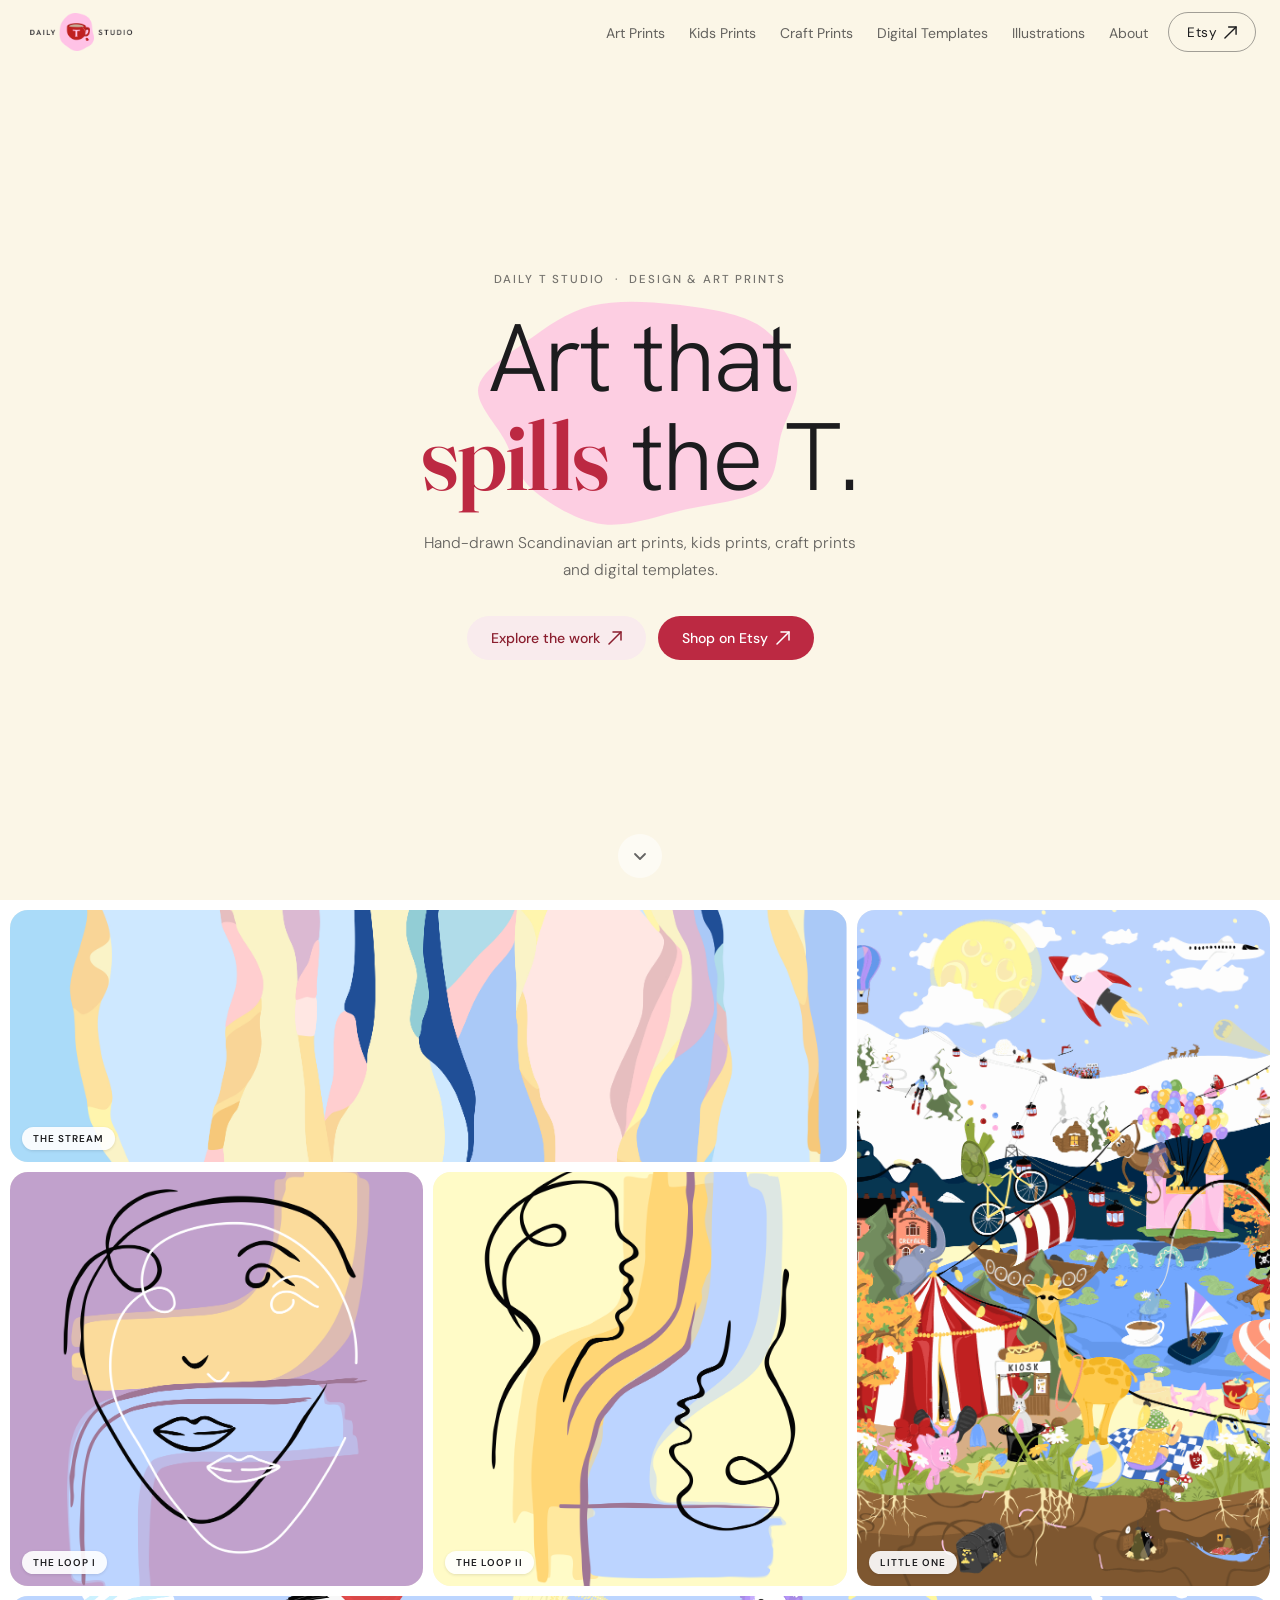
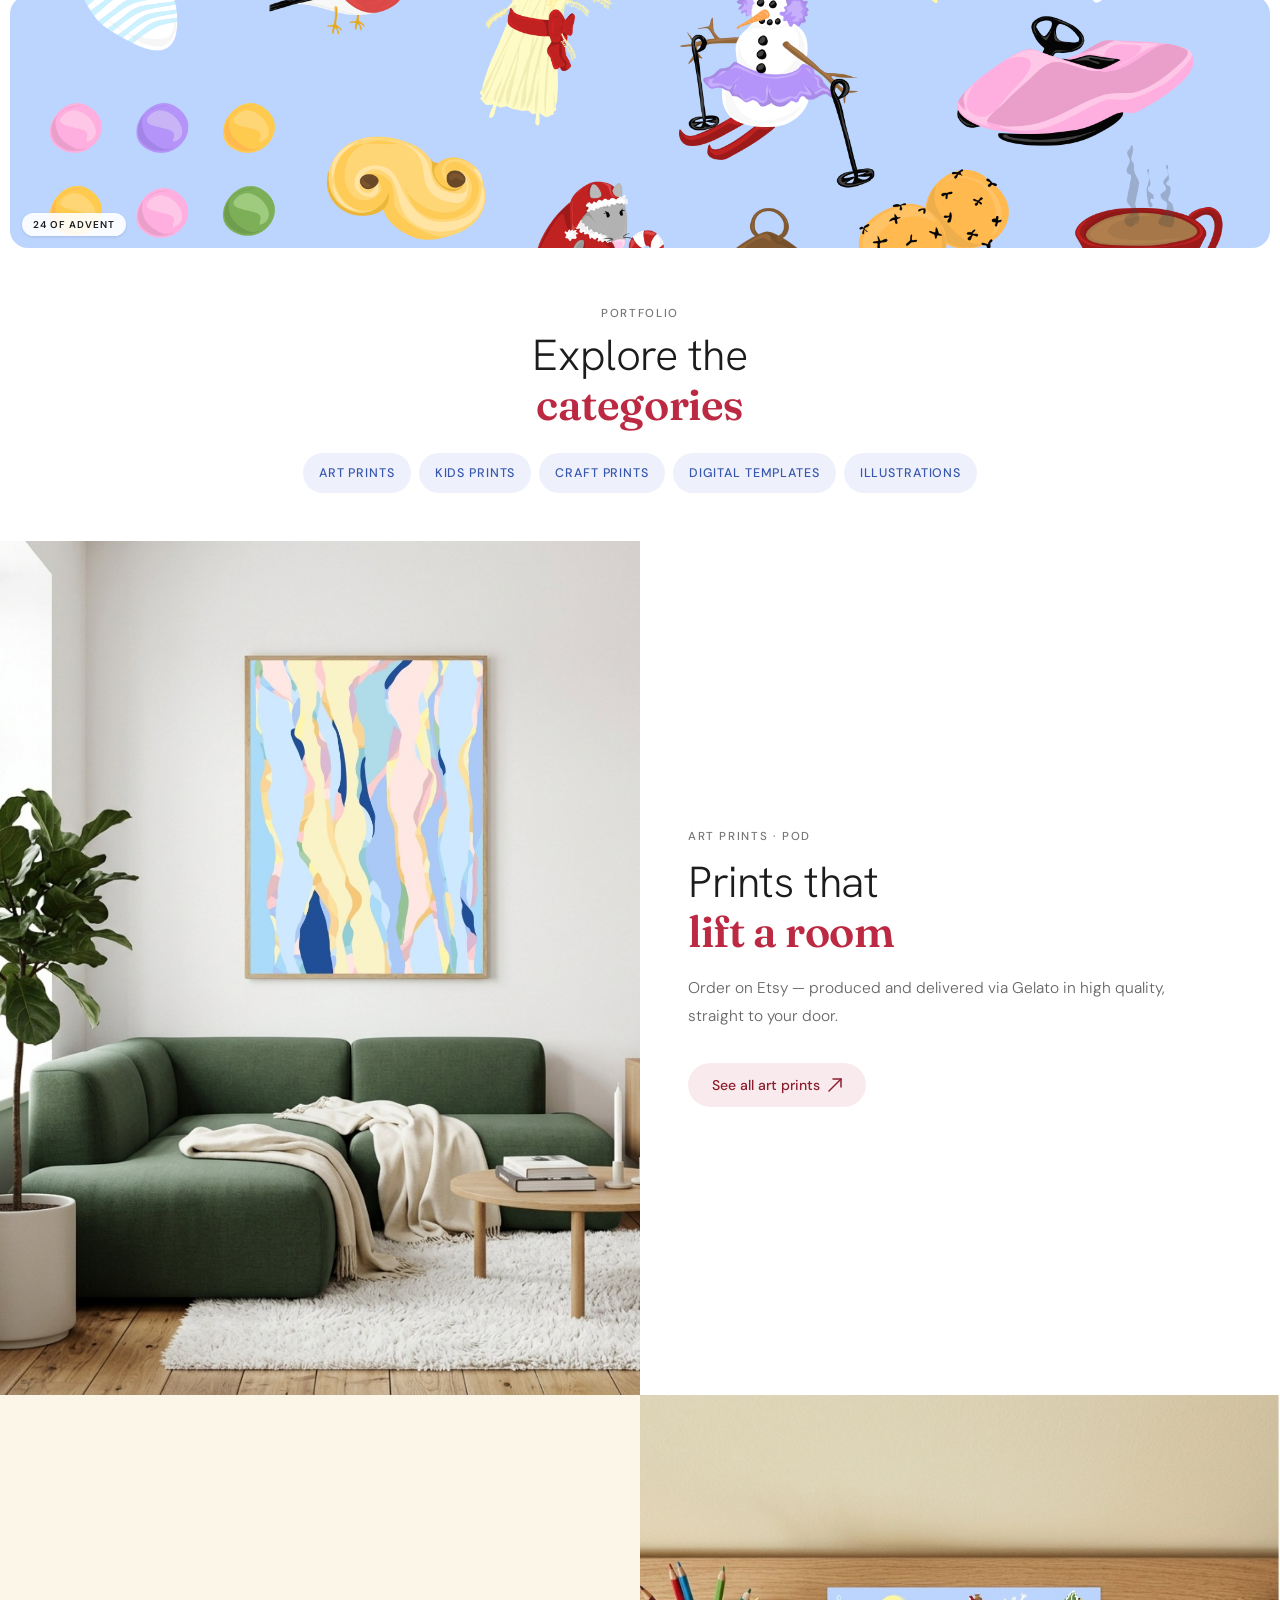
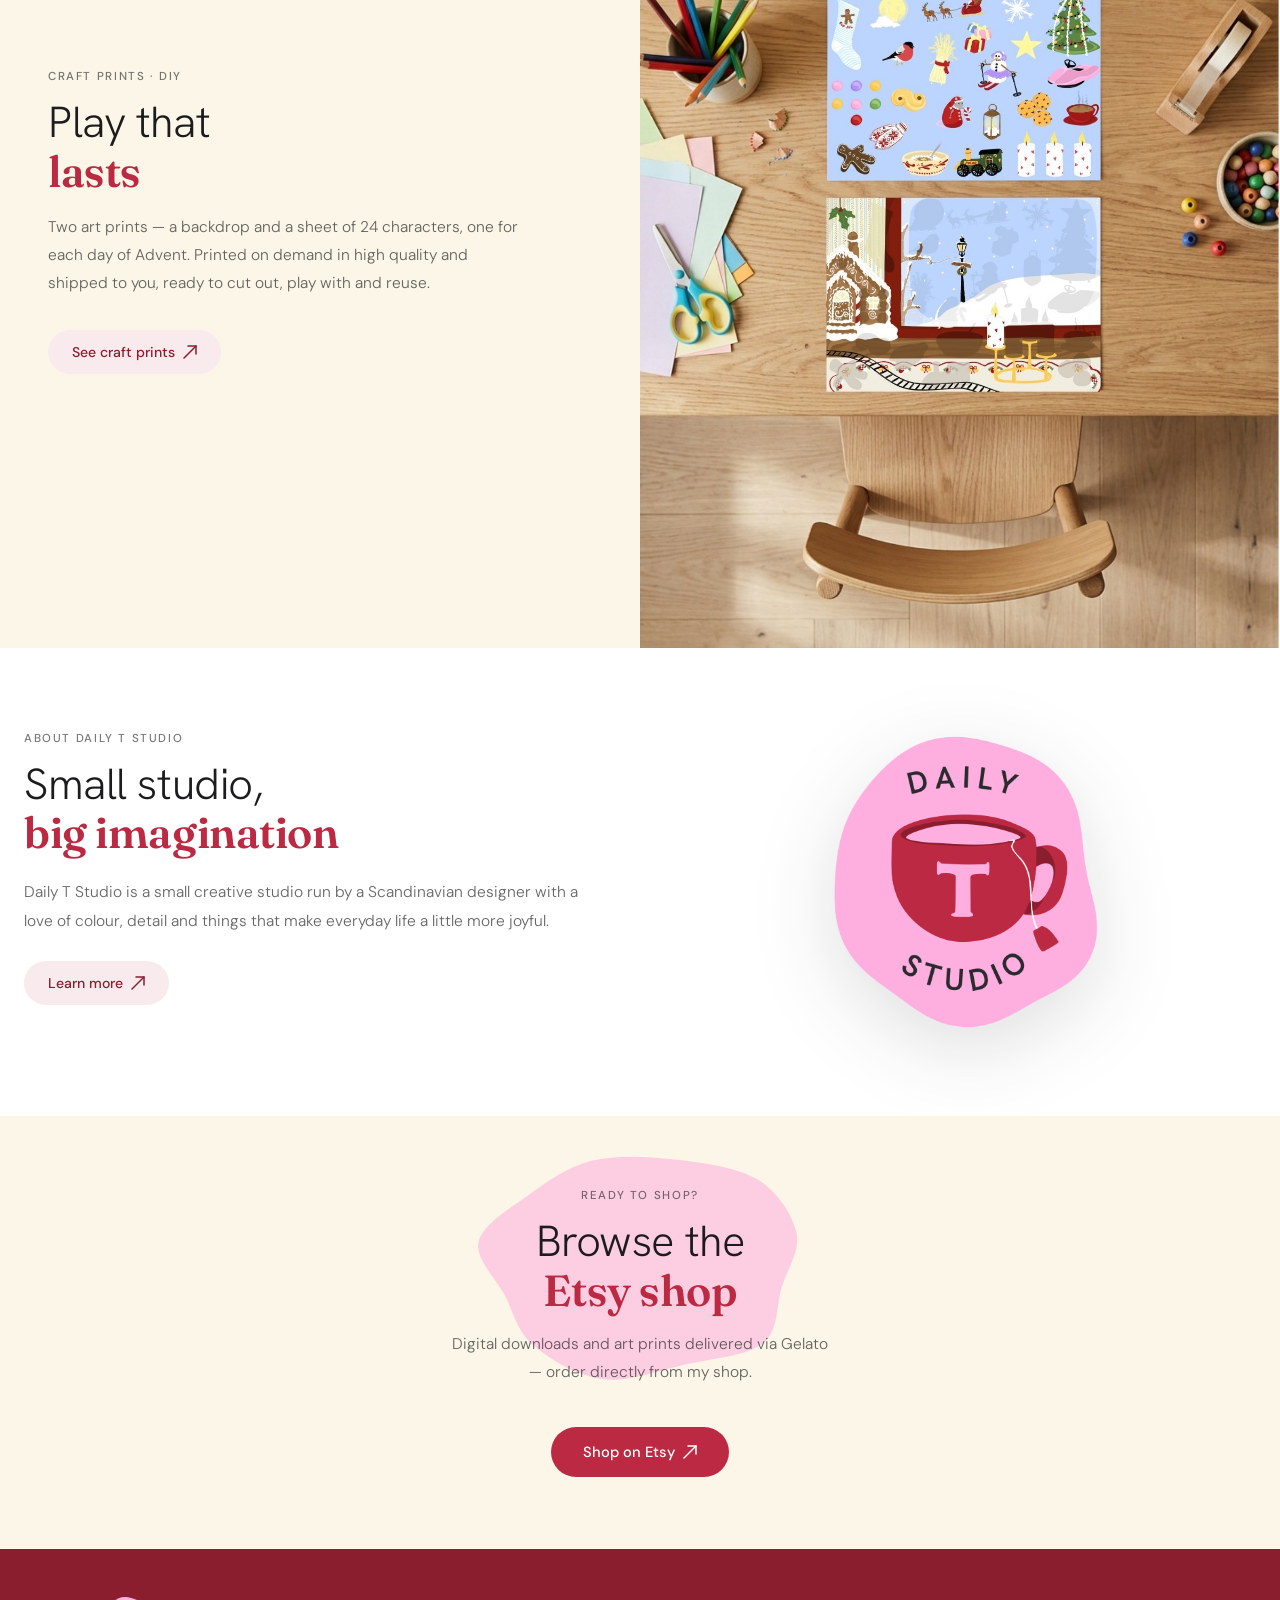
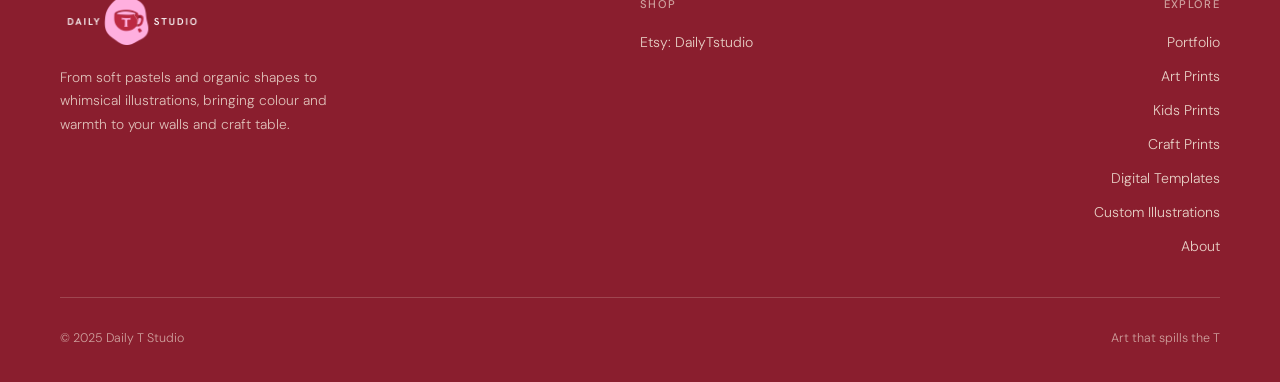
<file: index.html>
<!DOCTYPE html>
<html lang="en">
<head>
  <meta charset="UTF-8"/>
  <meta name="viewport" content="width=device-width, initial-scale=1.0"/>
<meta name="theme-color" content="#BC2942"/>
  <meta http-equiv="Content-Security-Policy" content="upgrade-insecure-requests"/>
  <script>document.documentElement.classList.add('js');</script>
  <meta name="color-scheme" content="light only"/>

  <!-- Favicon (root-relative → works on every page; SVG preferred, .ico fallback) -->
  <link rel="icon" href="/favicon.ico" sizes="any"/>
  <link rel="icon" href="/favicon.svg" type="image/svg+xml"/>
  <link rel="apple-touch-icon" href="/images/medium-favicon.png"/>

  <!-- SEO: Primary meta -->
  <title>Daily T Studio — Scandinavian Art Prints, Kids Prints & Digital Templates</title>
  <meta name="description" content="Hand-drawn Scandinavian art prints, kids prints, craft prints and editable digital templates — print-on-demand or instant download via Etsy."/>
  <meta name="keywords" content="scandinavian art print, wall art print, abstract poster, digital template, kids wall art, printable art, Etsy art print, minimalist poster, Canva template, nursery print"/>
  <link rel="canonical" href="https://dailytstudio.com/"/>

  <!-- Pinterest domain verification -->
  <meta name="p:domain_verify" content="0522b893444251163857c0ad9a143b13"/>

  <!-- SEO: Open Graph -->
  <meta property="og:type" content="website"/>
  <meta property="og:url" content="https://dailytstudio.com/"/>
  <meta property="og:title" content="Daily T Studio — Scandinavian Art Prints & Digital Design"/>
  <meta property="og:description" content="Hand-drawn Scandinavian art prints, kids prints, craft prints and digital templates — available on Etsy."/>
  <meta property="og:image" content="https://dailytstudio.com/images/og-image.jpeg"/>
  <meta property="og:image:width" content="1200"/>
  <meta property="og:image:height" content="630"/>
  <meta property="og:site_name" content="Daily T Studio"/>
  <meta property="og:locale" content="en_US"/>

  <!-- SEO: Twitter/X card -->
  <meta name="twitter:card" content="summary_large_image"/>
  <meta name="twitter:title" content="Daily T Studio — Scandinavian Art Prints & Digital Design"/>
  <meta name="twitter:description" content="Hand-drawn Scandinavian art prints, kids prints, craft prints and digital templates — available on Etsy."/>
  <meta name="twitter:image" content="https://dailytstudio.com/images/og-image.jpeg"/>

  <!-- SEO: Structured data (JSON-LD) -->
  <script type="application/ld+json">
  {
    "@context": "https://schema.org",
    "@type": "Brand",
    "name": "Daily T Studio",
    "url": "https://dailytstudio.com",
    "logo": "https://dailytstudio.com/images/homepage-icon.png",
    "description": "Hand-drawn Scandinavian art prints, kids prints, craft prints and digital templates, available on Etsy as print-on-demand or instant digital download.",
    "sameAs": ["https://www.etsy.com/shop/DailyTstudio"],
    "offers": {
      "@type": "AggregateOffer",
      "offerCount": "10+",
      "priceCurrency": "NOK",
      "availability": "https://schema.org/InStock"
    }
  }
  </script>

  <link rel="preconnect" href="https://fonts.googleapis.com">
  <link href="https://fonts.googleapis.com/css2?family=Hanken+Grotesk:wght@300;400;500;600;700&family=DM+Sans:opsz,wght@9..40,300;9..40,400;9..40,500&family=Fraunces:ital,opsz,wght@0,9..144,600;1,9..144,600&display=swap" rel="stylesheet">
  <link rel="stylesheet" href="style.css"/>
  <script src="js/site.js" defer></script>
  <style>
    /* ── Page-specific: index mosaic hero, category index, splits, about ── */

    /* HERO INTRO — a full-screen butter statement before the art */
    .hero-intro {
      margin-top:0;
      min-height:100svh;
      background:var(--cream);
      display:flex; align-items:center; justify-content:center;
      text-align:center;
      padding:104px 24px 72px;
      position:relative; isolation:isolate;
    }
    .hero-intro-inner { max-width:820px; display:flex; flex-direction:column; align-items:center; }
    .hero-kicker {
      font-size:0.72rem; font-weight:500; letter-spacing:.16em; text-transform:uppercase;
      color:var(--ink-muted);
    }
    .hero-title {
      font-family:'Hanken Grotesk', sans-serif;
      font-weight:300; letter-spacing:-0.02em; line-height:1.02;
      font-size:clamp(3.4rem, 12vw, 7rem);
      color:var(--ink);
      margin:22px 0 24px;
    }
    .hero-title em {
      font-family:'Fraunces', serif; font-style:normal; font-weight:600;
      color:var(--ink);
    }
    .hero-desc { font-size:0.97rem; line-height:1.75; color:var(--ink-soft); max-width:440px; margin:0 auto 32px; }
    .hero-actions { display:flex; align-items:center; justify-content:center; gap:12px; flex-wrap:wrap; }
    .btn-etsy-hero {
      display:inline-flex; align-items:center; gap:8px;
      background:var(--brand-red); color:#fff;
      font-size:0.88rem; font-weight:500;
      padding:13px 24px; border-radius:50px; min-height:44px;
      text-decoration:none; white-space:nowrap;
      transition:background .2s, transform .2s;
    }
    .btn-etsy-hero:hover { background:var(--cherry-deep); transform:translateY(-1px); }
    /* Blob anchored behind the headline, centred, never clipped by the edge */
    .hero-intro .blob-bg::before { left:50%; top:52%; transform:translate(-50%,-50%); width:min(460px,78vw); }
    /* Subtle scroll cue down to the mosaic */
    .hero-scroll {
      position:absolute; bottom:22px; left:50%; transform:translateX(-50%);
      width:44px; height:44px; border-radius:50%;
      display:flex; align-items:center; justify-content:center;
      color:var(--ink-soft); background:rgba(255,255,255,0.55);
      transition:background .2s, transform .2s;
    }
    .hero-scroll:hover { background:#fff; transform:translateX(-50%) translateY(2px); }

    /* MOSAIC — the art itself, one tile per scroll below the intro */
    .hero-mosaic {
      scroll-margin-top:64px;
      display:grid; grid-template-columns:1fr 1fr;
      gap:8px; padding:8px;
      background:#fff;
    }
    .hero-cell { border-radius:18px; overflow:hidden; position:relative; }

    .hero-tile { display:block; background:var(--cream); }
    /* Absolute fill: iOS Safari can under-resolve height:100% inside
       aspect-ratio boxes, leaving a sliver of background at the bottom. */
    .hero-tile img { position:absolute; inset:0; width:100%; height:100%; min-height:calc(100% + 1px); object-fit:cover; object-position:center; display:block; transition:transform .5s ease; }
    .hero-tile:hover img { transform:scale(1.04); }
    .hero-tile:focus-visible { outline:3px solid var(--cornflower-deep); outline-offset:-3px; border-radius:18px; }
    .hero-tile-label {
      position:absolute; left:12px; bottom:12px; z-index:2;
      font-size:0.62rem; font-weight:600; letter-spacing:.1em; text-transform:uppercase;
      background:rgba(255,255,255,0.9); color:var(--ink);
      padding:5px 11px; border-radius:999px;
      box-shadow:0 1px 3px rgba(28,28,30,0.12);
    }

    /* Mobile mosaic — mixed formats: wide / tall / square / square / wide */
    .t-silken { grid-column:1 / -1; grid-row:1; aspect-ratio:16/10; }
    .t-ada    { grid-column:1; grid-row:2 / 4; }
    .t-loop   { grid-column:2; grid-row:2; aspect-ratio:4/5; }
    .t-loop2  { grid-column:2; grid-row:3; aspect-ratio:4/5; }
    .t-advent { grid-column:1 / -1; grid-row:4; aspect-ratio:16/9; }

    /* Desktop mosaic — wide / tall / square / square / extra-wide */
    @media(min-width:900px) {
      .hero-mosaic {
        grid-template-columns:repeat(3, 1fr);
        grid-template-rows:minmax(180px, 28svh) minmax(260px, 46svh) minmax(180px, 28svh);
        gap:10px; padding:10px;
      }
      .t-silken { grid-area:1 / 1 / 2 / 3; aspect-ratio:auto; }  /* wide */
      .t-ada    { grid-area:1 / 3 / 3 / 4; aspect-ratio:auto; }  /* tall */
      .t-loop   { grid-area:2 / 1 / 3 / 2; aspect-ratio:auto; }  /* square */
      .t-loop2  { grid-area:2 / 2 / 3 / 3; aspect-ratio:auto; }  /* square */
      .t-advent { grid-area:3 / 1 / 4 / 4; aspect-ratio:auto; }  /* extra-wide */
      .hero-title { font-size:clamp(3.6rem, 7.5vw, 7rem); }
    }

    /* SECTION HEADER */
    .sec-header { display:flex; justify-content:space-between; align-items:flex-end; gap:24px; margin-bottom:40px; flex-wrap:wrap; max-width:1160px; margin-left:auto; margin-right:auto; }
    @media(min-width:900px) {
      .sec-header { align-items:center; }
    }

    /* SPLIT */

    .split { display:grid; grid-template-columns:1fr 1fr; min-height:480px; }
    .split-img { overflow:hidden; }
    .split-img img { width:100%; height:100%; object-fit:cover; display:block; }
    .split-text { display:flex; flex-direction:column; justify-content:center; padding:56px 48px; background:#fff; }
    .split.flip .split-text { order:-1; background:var(--off-white); }
    .split-text .sec-title { margin-bottom:18px; }
    @media(max-width:760px) {
      .split { grid-template-columns:1fr; min-height:auto; }
      .split-img { height:auto; aspect-ratio:auto; background:transparent; }
      .split-img img { width:100%; height:auto; object-fit:contain; margin-bottom:-1px; }
      .split-text { padding:28px 20px; order:1!important; }
    }
    @media(max-width:600px) {
      .sec-header { margin-bottom:24px; }
    }

    /* ABOUT (index) */
    .about-grid { display:grid; grid-template-columns:1fr 1fr; gap:72px; align-items:center; }
    .about-text p { font-size:0.97rem; line-height:1.85; color:var(--ink-soft); margin-bottom:18px; }
    .pill-row { display:flex; flex-wrap:wrap; gap:8px; margin-top:24px; justify-content:center; }
    .cat-pill { display:inline-flex !important; align-items:center; font-size:0.78rem; font-weight:500; letter-spacing:0.07em; text-transform:uppercase; padding:10px 16px !important; border-radius:50px !important; margin-bottom:0 !important; text-decoration:none; cursor:pointer; min-height:40px; transition:opacity .2s, transform .2s; }
    .cat-pill { background:var(--tint-blue); color:var(--brand-blue-deep); }
    .cat-pill:hover { opacity:.78; transform:translateY(-2px); }
    .about-logo { width:min(340px,82vw); margin:0 auto; display:block; }
    .about-logo img { width:100%; height:auto; display:block; filter:drop-shadow(0 22px 40px rgba(28,28,30,.14)); }
    @media(max-width:760px) { .about-grid { grid-template-columns:1fr; gap:0; } .about-logo { display:none; } }
  </style>
</head>
<body class="page-index">

<a href="#main" class="skip-link">Skip to content</a>

<nav id="nav" class="transparent nav-light">
  <a href="index.html" class="nav-logo">
    <img src="images/document-header.png" alt="Daily T Studio" width="114" height="38"/>
  </a>
  <div class="nav-right">
    <ul class="nav-links">
      <li><a href="pages/art-prints.html">Art Prints</a></li>
      <li><a href="pages/kids-prints.html">Kids Prints</a></li>
      <li><a href="pages/craft-prints.html">Craft Prints</a></li>
      <li><a href="pages/digital-templates.html">Digital Templates</a></li>
      <li><a href="pages/illustrations.html">Illustrations</a></li>
      <li><a href="pages/about.html">About</a></li>
    </ul>
    <a href="https://www.etsy.com/shop/DailyTstudio" target="_blank" rel="noopener" class="nav-btn">
      Etsy <svg width="13" height="13" viewBox="0 0 14 14" fill="none" style="flex-shrink:0" aria-hidden="true"><line x1="1" y1="13" x2="13" y2="1" stroke="currentColor" stroke-width="1.5" stroke-linecap="round"/><polyline points="5,1 13,1 13,9" fill="none" stroke="currentColor" stroke-width="1.5" stroke-linecap="round" stroke-linejoin="round"/></svg>
    </a>
    <button class="nav-hamburger" id="hamburger" aria-label="Open menu" aria-expanded="false" aria-controls="mobile-menu">
      <span></span><span></span><span></span>
    </button>
  </div>
</nav>

<div class="mobile-menu" id="mobile-menu" aria-hidden="true">
    <a href="pages/art-prints.html">Art Prints</a>
  <a href="pages/kids-prints.html">Kids Prints</a>
  <a href="pages/craft-prints.html">Craft Prints</a>
  <a href="pages/digital-templates.html">Digital Templates</a>
  <a href="pages/illustrations.html">Illustrations</a>
  <a href="pages/about.html">About</a>

  <a href="https://www.etsy.com/shop/DailyTstudio" target="_blank" rel="noopener" class="menu-etsy">
    Visit Etsy <svg width="13" height="13" viewBox="0 0 14 14" fill="none" aria-hidden="true"><line x1="1" y1="13" x2="13" y2="1" stroke="currentColor" stroke-width="1.5" stroke-linecap="round"/><polyline points="5,1 13,1 13,9" fill="none" stroke="currentColor" stroke-width="1.5" stroke-linecap="round" stroke-linejoin="round"/></svg>
  </a>
</div>

<main id="main">

<!-- HERO INTRO — full-screen statement -->
<section class="hero-intro" aria-label="Daily T Studio">
  <div class="hero-intro-inner">
    <span class="hero-kicker">Daily T Studio &nbsp;·&nbsp; Design &amp; Art Prints</span>
    <h1 class="hero-title blob-bg">Art that<br/><em>spills</em> the&nbsp;T.</h1>
    <p class="hero-desc">Hand-drawn Scandinavian art prints, kids prints, craft prints and digital templates.</p>
    <div class="hero-actions">
      <a href="#mosaic" class="btn-dark">Explore the work <svg width="14" height="14" viewBox="0 0 14 14" fill="none" style="flex-shrink:0" aria-hidden="true"><line x1="1" y1="13" x2="13" y2="1" stroke="currentColor" stroke-width="1.5" stroke-linecap="round"/><polyline points="5,1 13,1 13,9" fill="none" stroke="currentColor" stroke-width="1.5" stroke-linecap="round" stroke-linejoin="round"/></svg></a>
      <a href="https://www.etsy.com/shop/DailyTstudio" target="_blank" rel="noopener" class="btn-etsy-hero">Shop on Etsy <svg width="14" height="14" viewBox="0 0 14 14" fill="none" style="flex-shrink:0" aria-hidden="true"><line x1="1" y1="13" x2="13" y2="1" stroke="currentColor" stroke-width="1.5" stroke-linecap="round"/><polyline points="5,1 13,1 13,9" fill="none" stroke="currentColor" stroke-width="1.5" stroke-linecap="round" stroke-linejoin="round"/></svg></a>
    </div>
  </div>
  <a href="#mosaic" class="hero-scroll" aria-label="Scroll to the artwork">
    <svg width="16" height="16" viewBox="0 0 16 16" fill="none" aria-hidden="true"><polyline points="3,6 8,11 13,6" stroke="currentColor" stroke-width="1.8" stroke-linecap="round" stroke-linejoin="round"/></svg>
  </a>
</section>

<!-- MOSAIC — the art itself -->
<section class="hero-mosaic" id="mosaic" aria-label="Daily T Studio — featured artwork">
  <a href="pages/art-prints.html" class="hero-cell hero-tile t-silken">
    <img src="images/silken-currents.jpeg" alt="The Stream — abstract pastel art print" width="1920" height="1080" fetchpriority="high" decoding="async"/>
    <span class="hero-tile-label">The Stream</span>
  </a>
  <a href="pages/kids-prints.html" class="hero-cell hero-tile t-ada">
    <img src="images/ada-preview.png" alt="Little One — whimsical kids art print" width="1000" height="1400" decoding="async"/>
    <span class="hero-tile-label">Little One</span>
  </a>
  <a href="pages/art-prints.html" class="hero-cell hero-tile t-loop">
    <img src="images/loopI-preview.png" alt="The Loop I — single-line face art print" width="1000" height="1400" decoding="async"/>
    <span class="hero-tile-label">The Loop I</span>
  </a>
  <a href="pages/art-prints.html" class="hero-cell hero-tile t-loop2">
    <img src="images/loopII-preview.png" alt="The Loop II — single-line faces art print" width="1000" height="1400" decoding="async"/>
    <span class="hero-tile-label">The Loop II</span>
  </a>
  <a href="pages/craft-prints.html" class="hero-cell hero-tile t-advent">
    <img src="images/advent-preview.png" alt="24 of Advent — DIY Christmas craft print" width="1000" height="1400" decoding="async"/>
    <span class="hero-tile-label">24 of Advent</span>
  </a>
</section>


<!-- CATEGORY PILLS — slim, centred navigation -->
<section class="pad-sm" id="work" style="background:#fff; text-align:center;">
  <span class="kicker" style="display:block;margin-bottom:10px;">Portfolio</span>
  <h2 class="sec-title reveal" style="margin-bottom:8px;">Explore the<br/><em>categories</em></h2>
  <div class="pill-row reveal d1">
    <a href="pages/art-prints.html" class="cat-pill">Art Prints</a>
    <a href="pages/kids-prints.html" class="cat-pill">Kids Prints</a>
    <a href="pages/craft-prints.html" class="cat-pill">Craft Prints</a>
    <a href="pages/digital-templates.html" class="cat-pill">Digital Templates</a>
    <a href="pages/illustrations.html" class="cat-pill">Illustrations</a>
  </div>
</section>

<div class="split" id="prints">
  <div class="split-img"><img src="images/silken-stue.jpeg" alt="The Stream in a living room" width="900" height="900" loading="lazy" decoding="async"/></div>
  <div class="split-text">
    <span class="kicker">Art Prints · POD</span>
    <h2 class="sec-title" style="margin-bottom:18px;">Prints that<br/><em>lift a room</em></h2>
    <p class="sec-desc" style="margin-bottom:32px;">Order on Etsy — produced and delivered via Gelato in high quality, straight to your door.</p>
    <a href="pages/art-prints.html" class="btn-dark" style="align-self:flex-start;">See all art prints <svg width="14" height="14" viewBox="0 0 14 14" fill="none" style="flex-shrink:0" aria-hidden="true"><line x1="1" y1="13" x2="13" y2="1" stroke="currentColor" stroke-width="1.5" stroke-linecap="round"/><polyline points="5,1 13,1 13,9" fill="none" stroke="currentColor" stroke-width="1.5" stroke-linecap="round" stroke-linejoin="round"/></svg></a>
  </div>
</div>

<div class="split flip">
  <div class="split-img"><img src="images/santa-barnepult.jpeg" alt="Advent activity set on a child's desk" width="900" height="900" loading="lazy" decoding="async"/></div>
  <div class="split-text">
    <span class="kicker">Craft Prints · DIY</span>
    <h2 class="sec-title" style="margin-bottom:18px;">Play that<br/><em>lasts</em></h2>
    <p class="sec-desc" style="margin-bottom:32px;">Two art prints — a backdrop and a sheet of 24 characters, one for each day of Advent. Printed on demand in high quality and shipped to you, ready to cut out, play with and reuse.</p>
    <a href="pages/craft-prints.html" class="btn-dark" style="align-self:flex-start;">See craft prints <svg width="14" height="14" viewBox="0 0 14 14" fill="none" style="flex-shrink:0" aria-hidden="true"><line x1="1" y1="13" x2="13" y2="1" stroke="currentColor" stroke-width="1.5" stroke-linecap="round"/><polyline points="5,1 13,1 13,9" fill="none" stroke="currentColor" stroke-width="1.5" stroke-linecap="round" stroke-linejoin="round"/></svg></a>
  </div>
</div>

<section class="pad" id="about" style="background:#fff;">
  <div class="about-grid">
    <div class="about-text reveal">
      <span class="kicker">About Daily T Studio</span>
      <h2 class="sec-title" style="margin-bottom:20px;">Small studio,<br/><em>big imagination</em></h2>
      <p>Daily T Studio is a small creative studio run by a Scandinavian designer with a love of colour, detail and things that make everyday life a little more joyful.</p>
      <a href="pages/about.html" class="btn-dark" style="align-self:flex-start;margin-top:8px;margin-bottom:28px;">Learn more <svg width="14" height="14" viewBox="0 0 14 14" fill="none" style="flex-shrink:0" aria-hidden="true"><line x1="1" y1="13" x2="13" y2="1" stroke="currentColor" stroke-width="1.5" stroke-linecap="round"/><polyline points="5,1 13,1 13,9" fill="none" stroke="currentColor" stroke-width="1.5" stroke-linecap="round" stroke-linejoin="round"/></svg></a>
    </div>
    <div class="reveal d1">
      <div class="about-logo"><img src="images/homepage-icon.png" alt="Daily T Studio logo" width="320" height="320" loading="lazy" decoding="async"/></div>
    </div>
  </div>
</section>

<section class="etsy-section">
  <span class="kicker" style="display:block;margin-bottom:14px;">Ready to shop?</span>
  <h2 class="sec-title reveal blob-bg">Browse the<br/><em>Etsy shop</em></h2>
  <p class="reveal d1">Digital downloads and art prints delivered via Gelato — order directly from my shop.</p>
  <a href="https://www.etsy.com/shop/DailyTstudio" target="_blank" rel="noopener" class="btn-etsy reveal d2">Shop on Etsy <svg width="14" height="14" viewBox="0 0 14 14" fill="none" style="flex-shrink:0" aria-hidden="true"><line x1="1" y1="13" x2="13" y2="1" stroke="currentColor" stroke-width="1.5" stroke-linecap="round"/><polyline points="5,1 13,1 13,9" fill="none" stroke="currentColor" stroke-width="1.5" stroke-linecap="round" stroke-linejoin="round"/></svg></a>
</section>

</main>

<footer>
  <div class="footer-top">
    <div class="footer-brand">
      <a href="index.html" class="footer-logo"><img src="images/logo-white.png" alt="Daily T Studio" loading="lazy" decoding="async"/></a>
      <p>From soft pastels and organic shapes to whimsical illustrations, bringing colour and warmth to your walls and craft table.</p>
    </div>
    <div class="footer-col">
      <h4>Shop</h4>
      <a href="https://www.etsy.com/shop/DailyTstudio" target="_blank" rel="noopener">Etsy: DailyTstudio</a>
    </div>
    <div class="footer-col footer-col-end">
      <h4>Explore</h4>
      <a href="#work">Portfolio</a>
      <a href="pages/art-prints.html">Art Prints</a>
      <a href="pages/kids-prints.html">Kids Prints</a>
      <a href="pages/craft-prints.html">Craft Prints</a>
      <a href="pages/digital-templates.html">Digital Templates</a>
      <a href="pages/illustrations.html">Custom Illustrations</a>
      <a href="pages/about.html">About</a>
    </div>
  </div>
  <div class="footer-bottom">
    <span>© 2025 Daily T Studio</span>
    <span>Art that spills the T</span>
  </div>
</footer>

</body>
</html>
</file>
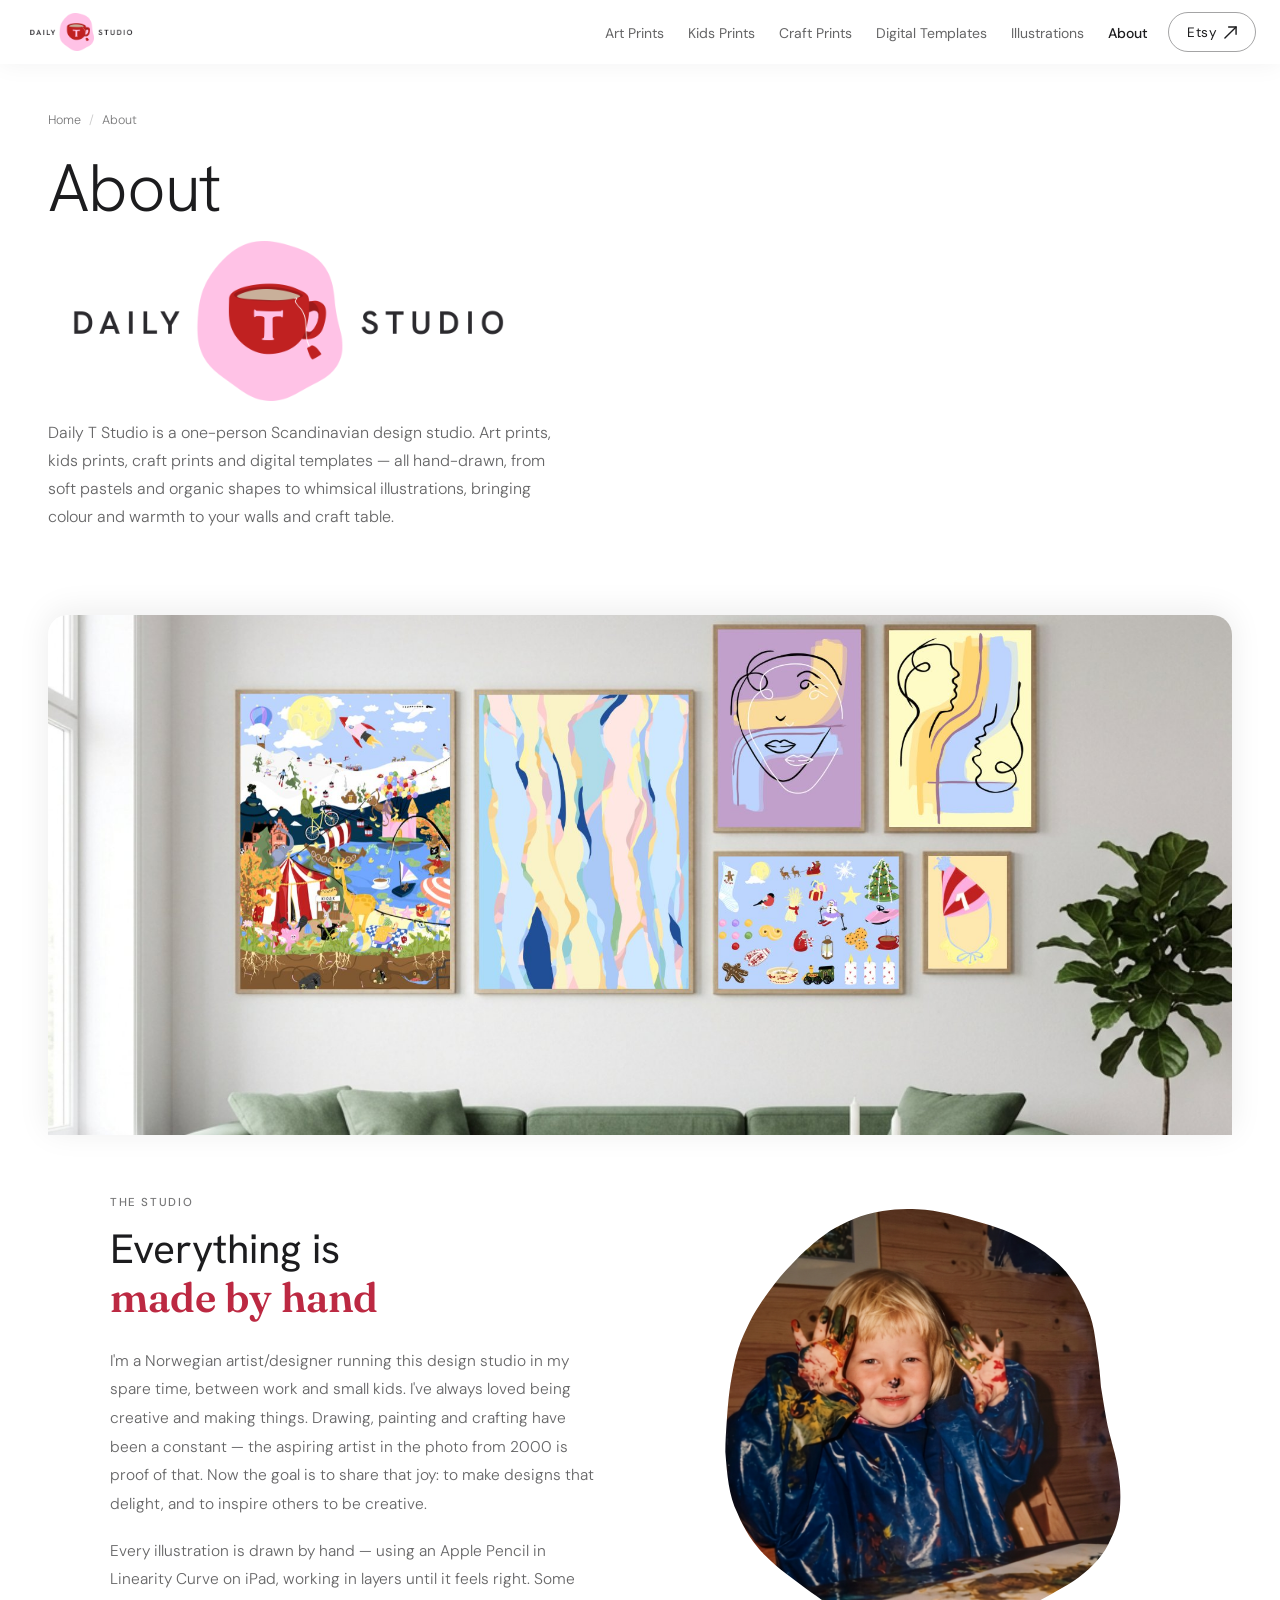
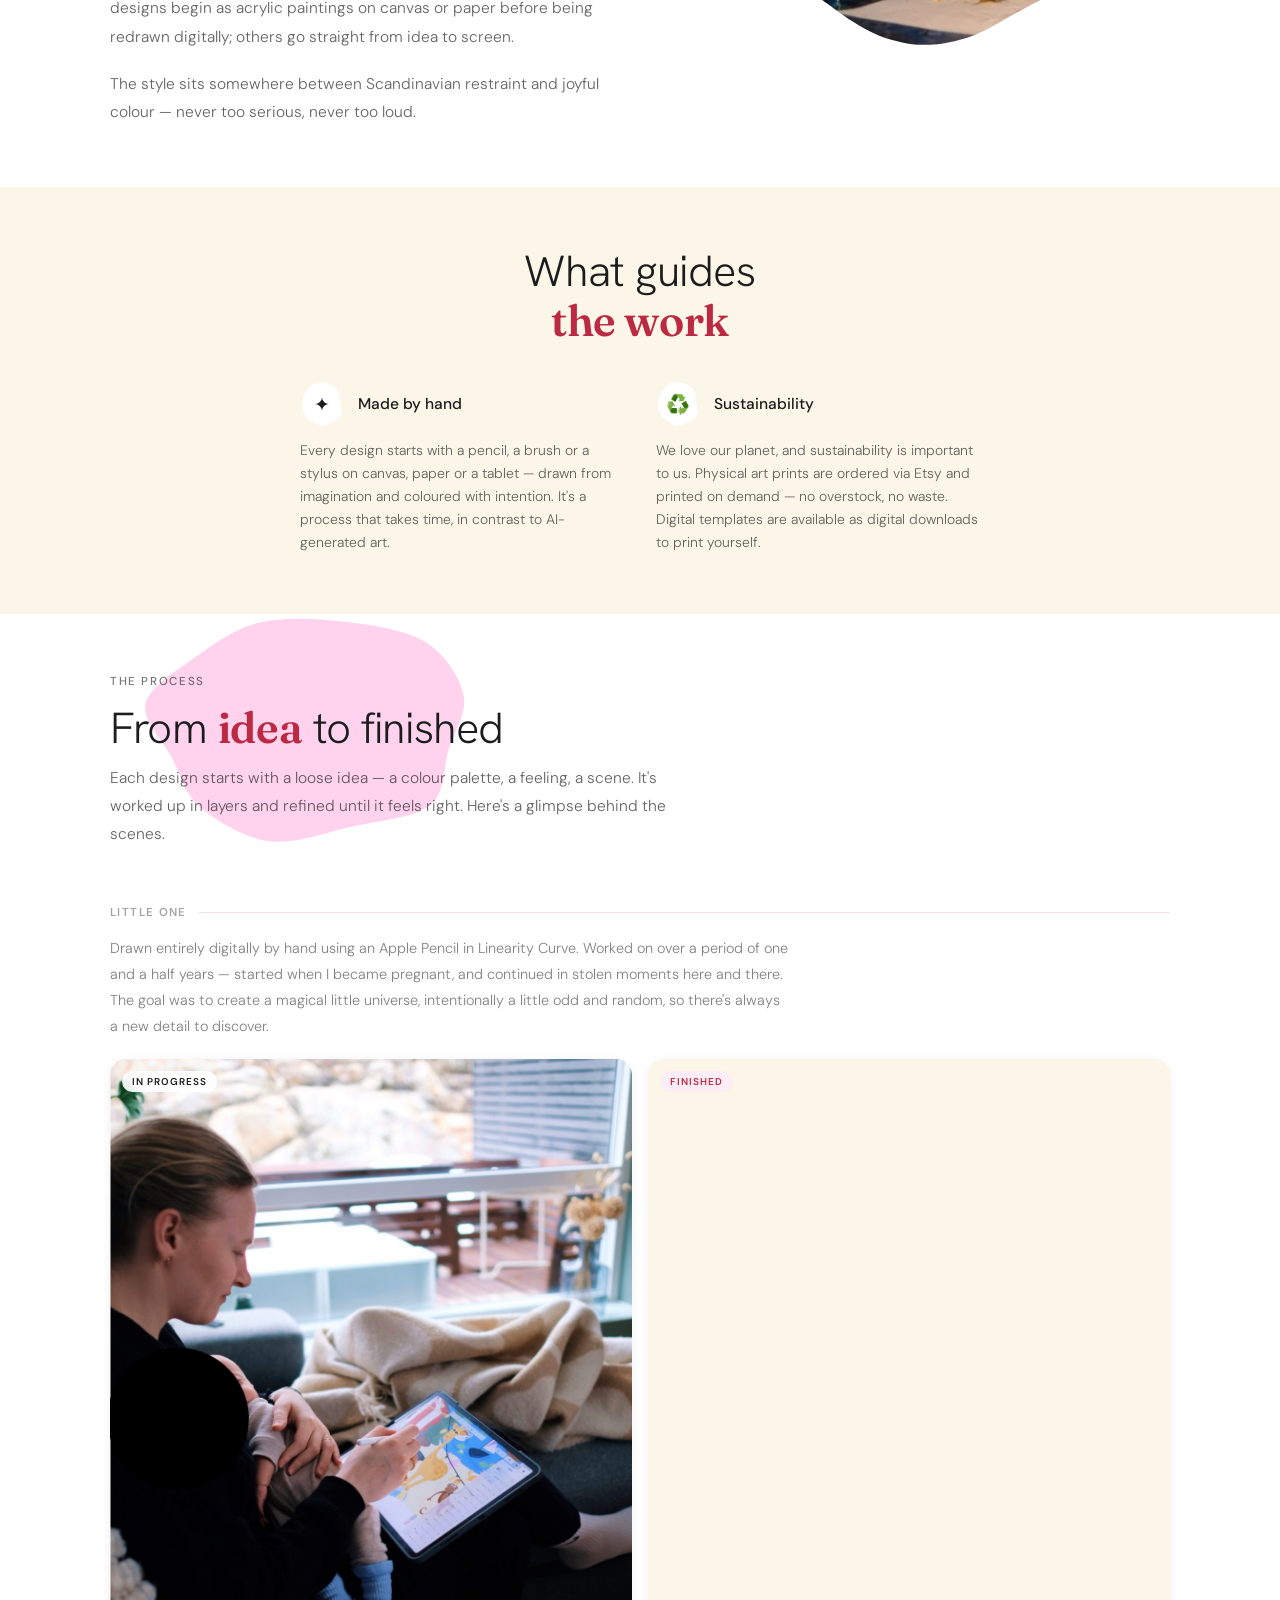
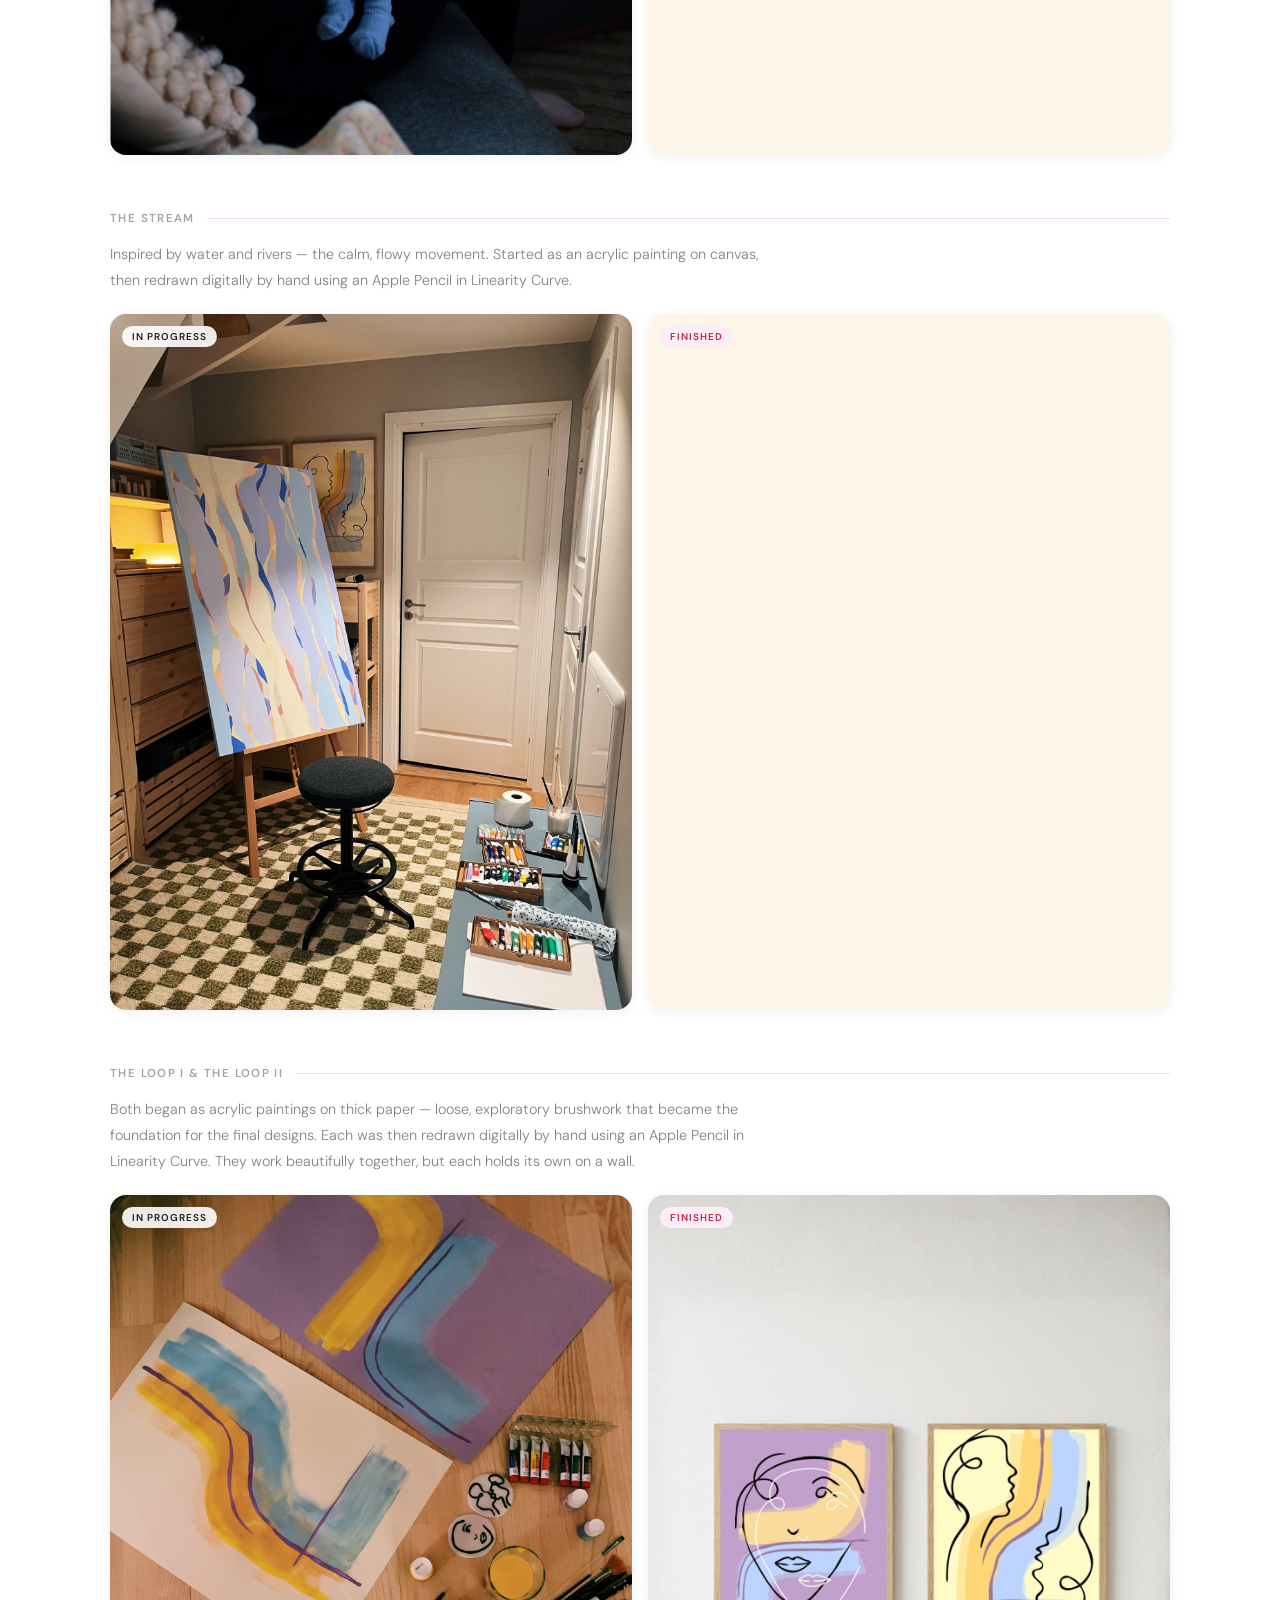
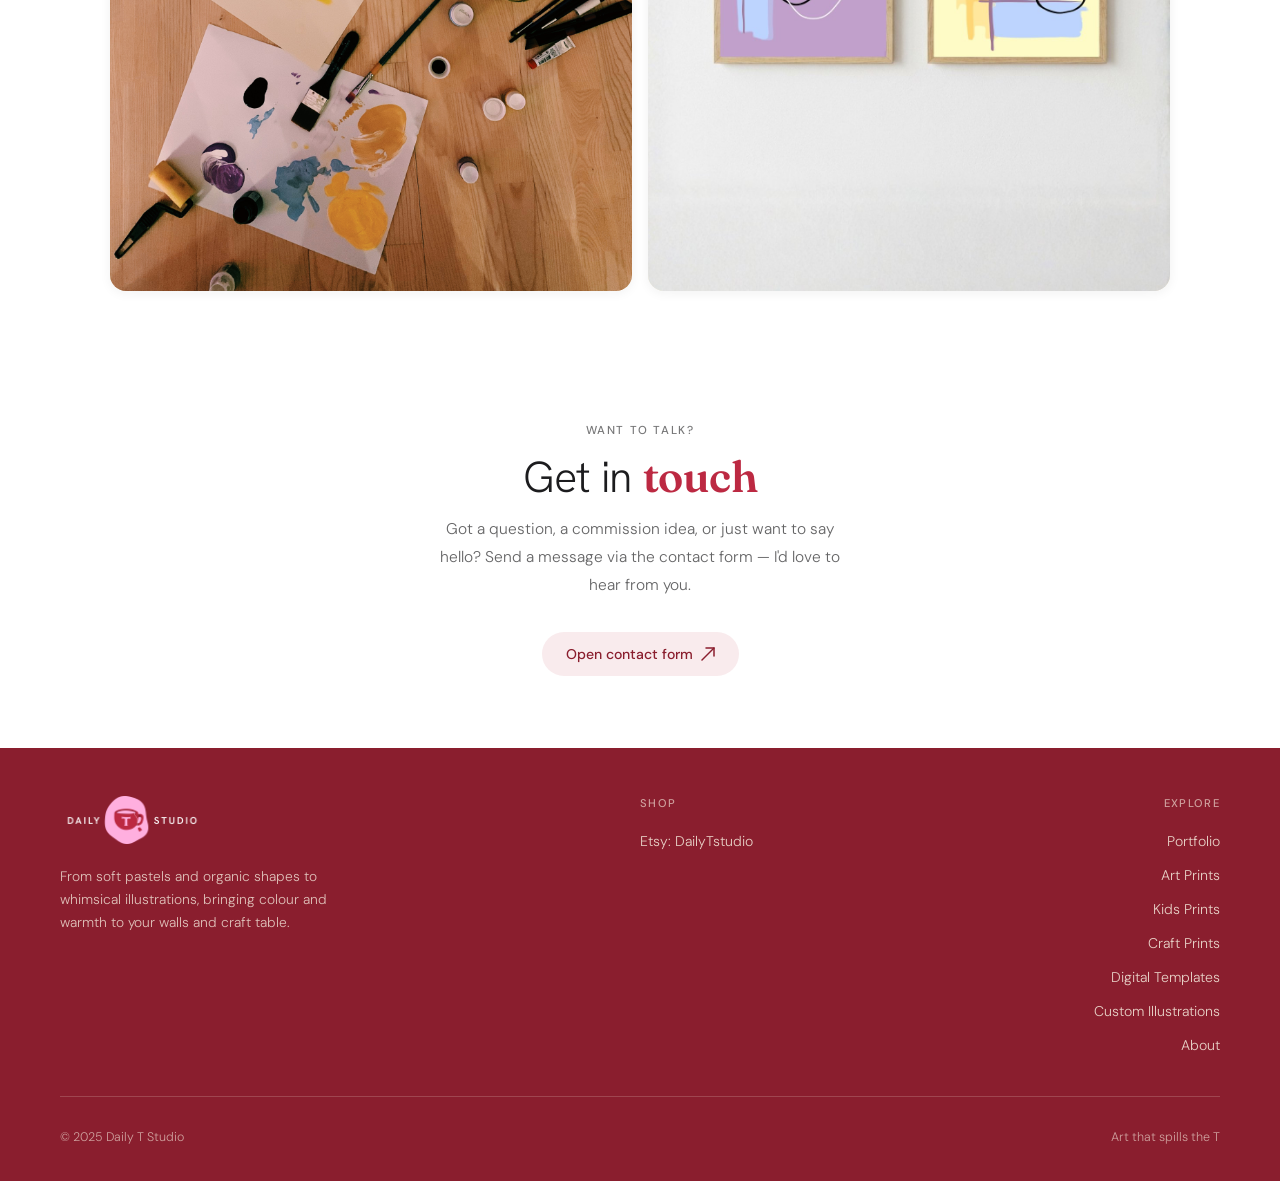
<file: pages/about.html>
<!DOCTYPE html>
<html lang="en">
<head>
  <meta charset="UTF-8"/>
  <meta name="viewport" content="width=device-width, initial-scale=1.0"/>
<meta name="theme-color" content="#BC2942"/>
  <meta http-equiv="Content-Security-Policy" content="upgrade-insecure-requests"/>
  <script>document.documentElement.classList.add('js');</script>
  <meta name="color-scheme" content="light only"/>


  <title>About Daily T Studio — Scandinavian Design Studio</title>
  <meta name="description" content="Daily T Studio is a one-person Scandinavian design studio. Hand-drawn art prints, kids prints, craft prints and digital templates — from soft pastels and organic shapes to whimsical illustrations."/>
  <meta name="keywords" content="scandinavian design studio, independent art studio, etsy art shop, print on demand artist, digital template creator"/>
  <link rel="canonical" href="https://dailytstudio.com/pages/about.html"/>

  <meta property="og:type" content="website"/>
  <meta property="og:url" content="https://dailytstudio.com/pages/about.html"/>
  <meta property="og:title" content="About Daily T Studio — Scandinavian Design Studio"/>
  <meta property="og:description" content="A one-person Scandinavian design studio making hand-drawn art prints, kids prints, craft prints and digital templates — available on Etsy."/>
  <meta property="og:image" content="https://dailytstudio.com/images/og-image.jpeg"/>
  <meta property="og:image:width" content="1200"/>
  <meta property="og:image:height" content="630"/>
  <meta property="og:site_name" content="Daily T Studio"/>
  <meta property="og:locale" content="en_US"/>

  <meta name="twitter:card" content="summary_large_image"/>
  <meta name="twitter:title" content="About Daily T Studio — Scandinavian Design Studio"/>
  <meta name="twitter:description" content="A one-person Scandinavian design studio making hand-drawn art prints, kids prints, craft prints and digital templates — available on Etsy."/>
  <meta name="twitter:image" content="https://dailytstudio.com/images/og-image.jpeg"/>

  <script type="application/ld+json">
  {
    "@context": "https://schema.org",
    "@type": "Person",
    "name": "Daily T Studio",
    "url": "https://dailytstudio.com",
    "jobTitle": "Independent Designer & Illustrator",
    "description": "A one-person Scandinavian design studio making hand-drawn art prints, kids prints, craft prints and digital templates, available on Etsy.",
    "sameAs": ["https://www.etsy.com/shop/DailyTstudio"]
  }
  </script>

  <!-- Favicon (root-relative → works on every page; SVG preferred, .ico fallback) -->
  <link rel="icon" href="/favicon.ico" sizes="any"/>
  <link rel="icon" href="/favicon.svg" type="image/svg+xml"/>
  <link rel="apple-touch-icon" href="/images/medium-favicon.png"/>
  <link rel="preconnect" href="https://fonts.googleapis.com">
  <link href="https://fonts.googleapis.com/css2?family=Hanken+Grotesk:wght@300;400;500;600;700&family=DM+Sans:opsz,wght@9..40,300;9..40,400;9..40,500&family=Fraunces:ital,opsz,wght@0,9..144,600;1,9..144,600&display=swap" rel="stylesheet">
  <link rel="stylesheet" href="../style.css"/>
  <script src="../js/site.js" defer></script>
  <style>
    /* ── Page-specific: about page hero, values, process, contact teaser ── */

    .page-header { background:#fff; padding:108px 48px 0; }
    @media(max-width:760px) { .page-header { padding:108px 24px 0; } }
    .header-text { max-width:640px; padding-bottom:48px; }
    /* The wordmark logo as the second line of the h1 */
    .h1-logo { display:block; width:min(30rem,88vw); height:auto; margin-top:18px; }
    .header-img-strip { width:100%; margin-top:36px; border-radius:20px 20px 0 0; overflow:hidden; box-shadow:0 -4px 32px rgba(28,28,30,0.08); }
    .header-img-strip img { width:100%; height:auto; display:block; max-height:520px; object-fit:cover; object-position:center 30%; }

    /* Intro */
    .intro-section { padding:60px 24px; background:#ffffff; }
    .intro-grid { display:grid; grid-template-columns:1fr 1fr; gap:72px; align-items:start; max-width:1060px; margin:0 auto; }
    @media(max-width:760px) { .intro-grid { grid-template-columns:1fr; gap:40px; } }
    .intro-text h2 { font-family:'Hanken Grotesk', sans-serif; font-size:clamp(1.9rem,3.2vw,2.6rem); font-weight:400; line-height:1.2; margin-bottom:24px; }
    .intro-text h2 em { color:var(--accent-deep); font-weight:600; }
    .intro-text p { font-size:0.97rem; line-height:1.85; color:var(--ink-soft); margin-bottom:18px; }
    .intro-text p:last-child { margin-bottom:0; }
    /* Artist photo — masked in the brand blob */
    .artist-figure { margin:0; display:flex; flex-direction:column; align-items:center; }
    .artist-photo {
      width:min(440px,88vw); height:auto; aspect-ratio:486/512; max-width:100%;
      object-fit:cover; object-position:center;
      -webkit-mask:var(--blob-mask-logo) center/100% 100% no-repeat;
              mask:var(--blob-mask-logo) center/100% 100% no-repeat;
      display:block;
    }

    /* Values */
    .values-section { background:var(--off-white); padding:60px 24px; }
    .values-section .sec-title { margin-bottom:36px; text-align:center; }
    .values-grid { display:grid; grid-template-columns:repeat(2,1fr); gap:32px; max-width:680px; margin:0 auto; }
    @media(max-width:640px) { .values-grid { grid-template-columns:1fr; gap:24px; } }
    .value-item {
      display:grid; grid-template-columns:auto 1fr;
      column-gap:14px; row-gap:12px; align-items:center;
    }
    .value-item .value-desc { grid-column:1 / -1; }
    .value-icon {
      width:44px; height:46px;
      background:#ffffff;
      display:flex; align-items:center; justify-content:center; font-size:1.2rem;
      -webkit-mask:var(--blob-mask-logo) center/100% 100% no-repeat;
              mask:var(--blob-mask-logo) center/100% 100% no-repeat;
    }
    .value-title { font-size:0.97rem; font-weight:500; color:var(--ink); }
    .value-desc { font-size:0.87rem; color:var(--ink-soft); line-height:1.65; }

    /* Process */
    .process-section { padding:60px 24px; background:#ffffff; }
    .process-inner { max-width:1060px; margin:0 auto; }
    .process-section .sec-title { margin-bottom:12px; }
    .process-intro { font-size:0.97rem; line-height:1.8; color:var(--ink-soft); max-width:560px; margin-bottom:56px; }
    .process-design { margin-bottom:56px; }
    .process-design:last-child { margin-bottom:0; }
    .process-design-label {
      font-size:0.72rem; font-weight:600; letter-spacing:.12em; text-transform:uppercase;
      color:rgba(28,28,30,0.4); margin-bottom:16px;
      display:flex; align-items:center; gap:12px;
    }
    .process-design-label::after { content:''; flex:1; height:1px; background:var(--rule); }
    .process-pair { display:grid; grid-template-columns:1fr 1fr; gap:16px; }
    .process-card { border-radius:16px; overflow:hidden; background:var(--off-white); box-shadow:0 2px 12px rgba(28,28,30,0.06); transition:transform .25s, box-shadow .25s; }
    .process-card:hover { transform:translateY(-3px); box-shadow:var(--shadow-lg); }
    .process-img { aspect-ratio:3/4; overflow:hidden; position:relative; background:var(--off-white); }
    .process-img img { position:absolute; inset:0; width:100%; height:100%; min-height:calc(100% + 1px); object-fit:cover; display:block; }
    .step-badge {
      position:absolute; top:12px; left:12px;
      font-size:0.62rem; font-weight:600; letter-spacing:.1em; text-transform:uppercase;
      padding:4px 10px; border-radius:50px;
      background:rgba(255,255,255,0.9); backdrop-filter:blur(8px); color:var(--ink);
    }
    .step-badge.finished { background:var(--tint-pink); color:var(--accent-deep); }

    /* Contact teaser */
    .contact-teaser { background:#fff; padding:72px 24px; text-align:center; }
    .contact-teaser .sec-title { max-width:440px; margin:0 auto 14px; }
    .contact-teaser p { font-size:0.97rem; color:var(--ink-soft); line-height:1.8; max-width:420px; margin:0 auto 32px; }

    /* ── MOBILE OPTIMISATION ── */
    @media(max-width:760px) {
      /* Tighter header + smaller banner image */
      .page-header { padding:84px 20px 0; }
      .header-text { padding-bottom:28px; }
      .header-img-strip { margin-top:24px; border-radius:16px 16px 0 0; }
      .header-img-strip img { max-height:220px; }

      /* Intro: tighter gap; blob-masked photo */
      .intro-section { padding:40px 20px; }
      .intro-grid { gap:28px; }
      .intro-text h2 { margin-bottom:16px; }
      .intro-text p { margin-bottom:14px; }
      .artist-photo { width:min(330px,82vw); height:auto; }

      /* Values: compact horizontal items (icon left, text right) */
      .values-section { padding:40px 20px; }
      .values-section .sec-title { margin-bottom:28px; }
      .values-grid { gap:14px; }
      .value-item {
        column-gap:12px; row-gap:8px;
        background:#fff; border-radius:14px; padding:16px 18px;
        box-shadow:0 2px 10px rgba(28,28,30,0.05);
      }
      .value-icon { width:40px; height:42px; font-size:1rem; background:var(--cream); }

      /* Process: keep before/after side by side, tighten spacing */
      .process-section { padding:40px 20px; }
      .process-intro { margin-bottom:32px; }
      .process-design { margin-bottom:36px; }
      .process-design-label { margin-bottom:12px; }
      .process-design p { margin-bottom:14px !important; }
      .process-pair { gap:10px; }

      /* Contact teaser */
      .contact-teaser { padding:48px 20px; }
    }
  </style>
</head>
<body class="page-about">

<a href="#main" class="skip-link">Skip to content</a>

<nav id="nav">
  <a href="../index.html" class="nav-logo">
    <img src="../images/document-header.png" alt="Daily T Studio" width="114" height="38"/>
  </a>
  <div class="nav-right">
    <ul class="nav-links">
      <li><a href="art-prints.html">Art Prints</a></li>
      <li><a href="kids-prints.html">Kids Prints</a></li>
      <li><a href="craft-prints.html">Craft Prints</a></li>
      <li><a href="digital-templates.html">Digital Templates</a></li>
      <li><a href="illustrations.html">Illustrations</a></li>
      <li><a href="about.html" class="active">About</a></li>
    </ul>
    <a href="https://www.etsy.com/shop/DailyTstudio" target="_blank" rel="noopener" class="nav-btn">
      Etsy <svg width="13" height="13" viewBox="0 0 14 14" fill="none" aria-hidden="true"><line x1="1" y1="13" x2="13" y2="1" stroke="currentColor" stroke-width="1.5" stroke-linecap="round"/><polyline points="5,1 13,1 13,9" fill="none" stroke="currentColor" stroke-width="1.5" stroke-linecap="round" stroke-linejoin="round"/></svg>
    </a>
    <button class="nav-hamburger" id="hamburger" aria-label="Open menu" aria-expanded="false" aria-controls="mobile-menu">
      <span></span><span></span><span></span>
    </button>
  </div>
</nav>

<div class="mobile-menu" id="mobile-menu" aria-hidden="true">
    <a href="art-prints.html">Art Prints</a>
  <a href="kids-prints.html">Kids Prints</a>
  <a href="craft-prints.html">Craft Prints</a>
  <a href="digital-templates.html">Digital Templates</a>
  <a href="illustrations.html">Illustrations</a>
  <a href="about.html" class="active">About</a>

  <a href="https://www.etsy.com/shop/DailyTstudio" target="_blank" rel="noopener" class="menu-etsy">
    Visit Etsy <svg width="13" height="13" viewBox="0 0 14 14" fill="none" aria-hidden="true"><line x1="1" y1="13" x2="13" y2="1" stroke="currentColor" stroke-width="1.5" stroke-linecap="round"/><polyline points="5,1 13,1 13,9" fill="none" stroke="currentColor" stroke-width="1.5" stroke-linecap="round" stroke-linejoin="round"/></svg>
  </a>
</div>

<main id="main">

<div class="page-header">
  <div class="header-text reveal">
    <div class="breadcrumb">
      <a href="../index.html">Home</a>
      <span class="breadcrumb-sep">/</span>
      <span>About</span>
    </div>
    <h1>About<br/><img class="h1-logo" src="../images/document-header.png" alt="Daily T Studio" width="114" height="38"/></h1>
    <p>Daily T Studio is a one-person Scandinavian design studio. Art prints, kids prints, craft prints and digital templates — all hand-drawn, from soft pastels and organic shapes to whimsical illustrations, bringing colour and warmth to your walls and craft table.</p>
  </div>
  <div class="header-img-strip reveal d1">
    <img src="../images/all-designs.jpeg" alt="A selection of Daily T Studio designs" width="1200" height="520" loading="lazy" decoding="async"/>
  </div>
</div>

<section class="intro-section">
  <div class="intro-grid">
    <div class="intro-text reveal">
      <span class="kicker">The studio</span>
      <h2>Everything is<br/><em>made by hand</em></h2>
      <p>I'm a Norwegian artist/designer running this design studio in my spare time, between work and small kids. I've always loved being creative and making things. Drawing, painting and crafting have been a constant — the aspiring artist in the photo from 2000 is proof of that. Now the goal is to share that joy: to make designs that delight, and to inspire others to be creative.</p>
      <p>Every illustration is drawn by hand — using an Apple Pencil in Linearity Curve on iPad, working in layers until it feels right. Some designs begin as acrylic paintings on canvas or paper before being redrawn digitally; others go straight from idea to screen.</p>
      <p>The style sits somewhere between Scandinavian restraint and joyful colour — never too serious, never too loud.</p>
    </div>
    <figure class="artist-figure reveal d1">
      <img class="artist-photo" src="../images/babyartist.PNG" alt="Baby artist, circa 2000" width="1024" height="1024" loading="lazy" decoding="async">
    </figure>
  </div>
</section>

<section class="values-section">
  <h2 class="sec-title">What guides<br/><em>the work</em></h2>
  <div class="values-grid">
    <div class="value-item reveal">
      <div class="value-icon">✦</div>
      <div class="value-title">Made by hand</div>
      <p class="value-desc">Every design starts with a pencil, a brush or a stylus on canvas, paper or a tablet — drawn from imagination and coloured with intention. It's a process that takes time, in contrast to AI-generated art.</p>
    </div>
    <div class="value-item reveal d1">
      <div class="value-icon">♻️</div>
      <div class="value-title">Sustainability</div>
      <p class="value-desc">We love our planet, and sustainability is important to us. Physical art prints are ordered via Etsy and printed on demand — no overstock, no waste. Digital templates are available as digital downloads to print yourself.</p>
    </div>
  </div>
</section>

<section class="process-section" id="process">
  <div class="process-inner">
    <span class="kicker">The process</span>
    <h2 class="sec-title blob-bg">From <em>idea</em> to finished</h2>
    <p class="process-intro reveal">Each design starts with a loose idea — a colour palette, a feeling, a scene. It's worked up in layers and refined until it feels right. Here's a glimpse behind the scenes.</p>

    <div class="process-design reveal">
      <div class="process-design-label">Little One</div>
      <p style="font-size:0.9rem;line-height:1.8;color:rgba(28,28,30,0.55);margin-bottom:20px;max-width:680px;">Drawn entirely digitally by hand using an Apple Pencil in Linearity Curve. Worked on over a period of one and a half years — started when I became pregnant, and continued in stolen moments here and there. The goal was to create a magical little universe, intentionally a little odd and random, so there's always a new detail to discover.</p>
      <div class="process-pair">
        <div class="process-card">
          <div class="process-img">
            <img src="../images/process-ada-wip.jpg" alt="Little One — work in progress" width="900" height="1200" loading="lazy" decoding="async"/>
            <span class="step-badge">In progress</span>
          </div>
        </div>
        <div class="process-card">
          <div class="process-img">
            <img src="../images/ada.jpeg" alt="Little One — finished art print" width="900" height="1200" loading="lazy" decoding="async"/>
            <span class="step-badge finished">Finished</span>
          </div>
        </div>
      </div>
    </div>

    <div class="process-design reveal">
      <div class="process-design-label">The Stream</div>
      <p style="font-size:0.9rem;line-height:1.8;color:rgba(28,28,30,0.55);margin-bottom:20px;max-width:680px;">Inspired by water and rivers — the calm, flowy movement. Started as an acrylic painting on canvas, then redrawn digitally by hand using an Apple Pencil in Linearity Curve.</p>
      <div class="process-pair">
        <div class="process-card">
          <div class="process-img">
            <img src="../images/process-silken-wip.JPG" alt="The Stream — work in progress" width="900" height="1200" loading="lazy" decoding="async"/>
            <span class="step-badge">In progress</span>
          </div>
        </div>
        <div class="process-card">
          <div class="process-img">
            <img src="../images/silken.jpeg" alt="The Stream — finished art print" width="900" height="1200" loading="lazy" decoding="async"/>
            <span class="step-badge finished">Finished</span>
          </div>
        </div>
      </div>
    </div>

    <div class="process-design reveal">
      <div class="process-design-label">The Loop I &amp; The Loop II</div>
      <p style="font-size:0.9rem;line-height:1.8;color:rgba(28,28,30,0.55);margin-bottom:20px;max-width:680px;">Both began as acrylic paintings on thick paper — loose, exploratory brushwork that became the foundation for the final designs. Each was then redrawn digitally by hand using an Apple Pencil in Linearity Curve. They work beautifully together, but each holds its own on a wall.</p>
      <div class="process-pair">
        <div class="process-card">
          <div class="process-img">
            <img src="../images/process-loops-wip.jpg" alt="The Loop I and The Loop II — work in progress" width="900" height="1200" loading="lazy" decoding="async"/>
            <span class="step-badge">In progress</span>
          </div>
        </div>
        <div class="process-card">
          <div class="process-img">
            <img src="../images/duo-duo.jpeg" alt="The Loop I and The Loop II — finished art prints" width="900" height="1200" loading="lazy" decoding="async"/>
            <span class="step-badge finished">Finished</span>
          </div>
        </div>
      </div>
    </div>

  </div>
</section>

<section class="contact-teaser">
  <span class="kicker" style="display:block;margin-bottom:14px;">Want to talk?</span>
  <h2 class="sec-title reveal">Get in <em>touch</em></h2>
  <p class="reveal d1">Got a question, a commission idea, or just want to say hello? Send a message via the contact form — I'd love to hear from you.</p>
  <a href="illustrations.html#contact" class="btn-dark reveal d2">
    Open contact form <svg width="14" height="14" viewBox="0 0 14 14" fill="none" style="flex-shrink:0" aria-hidden="true"><line x1="1" y1="13" x2="13" y2="1" stroke="currentColor" stroke-width="1.5" stroke-linecap="round"/><polyline points="5,1 13,1 13,9" fill="none" stroke="currentColor" stroke-width="1.5" stroke-linecap="round" stroke-linejoin="round"/></svg>
  </a>
</section>

</main>

<footer>
  <div class="footer-top">
    <div class="footer-brand">
      <a href="../index.html" class="footer-logo"><img src="../images/logo-white.png" alt="Daily T Studio" loading="lazy" decoding="async"/></a>
      <p>From soft pastels and organic shapes to whimsical illustrations, bringing colour and warmth to your walls and craft table.</p>
    </div>
    <div class="footer-col">
      <h4>Shop</h4>
      <a href="https://www.etsy.com/shop/DailyTstudio" target="_blank" rel="noopener">Etsy: DailyTstudio</a>
    </div>
    <div class="footer-col footer-col-end">
      <h4>Explore</h4>
      <a href="../index.html#work">Portfolio</a>
      <a href="art-prints.html">Art Prints</a>
      <a href="kids-prints.html">Kids Prints</a>
      <a href="craft-prints.html">Craft Prints</a>
      <a href="digital-templates.html">Digital Templates</a>
      <a href="illustrations.html">Custom Illustrations</a>
      <a href="about.html">About</a>
    </div>
  </div>
  <div class="footer-bottom">
    <span>© 2025 Daily T Studio</span>
    <span>Art that spills the T</span>
  </div>
</footer>

</body>
</html>
</file>
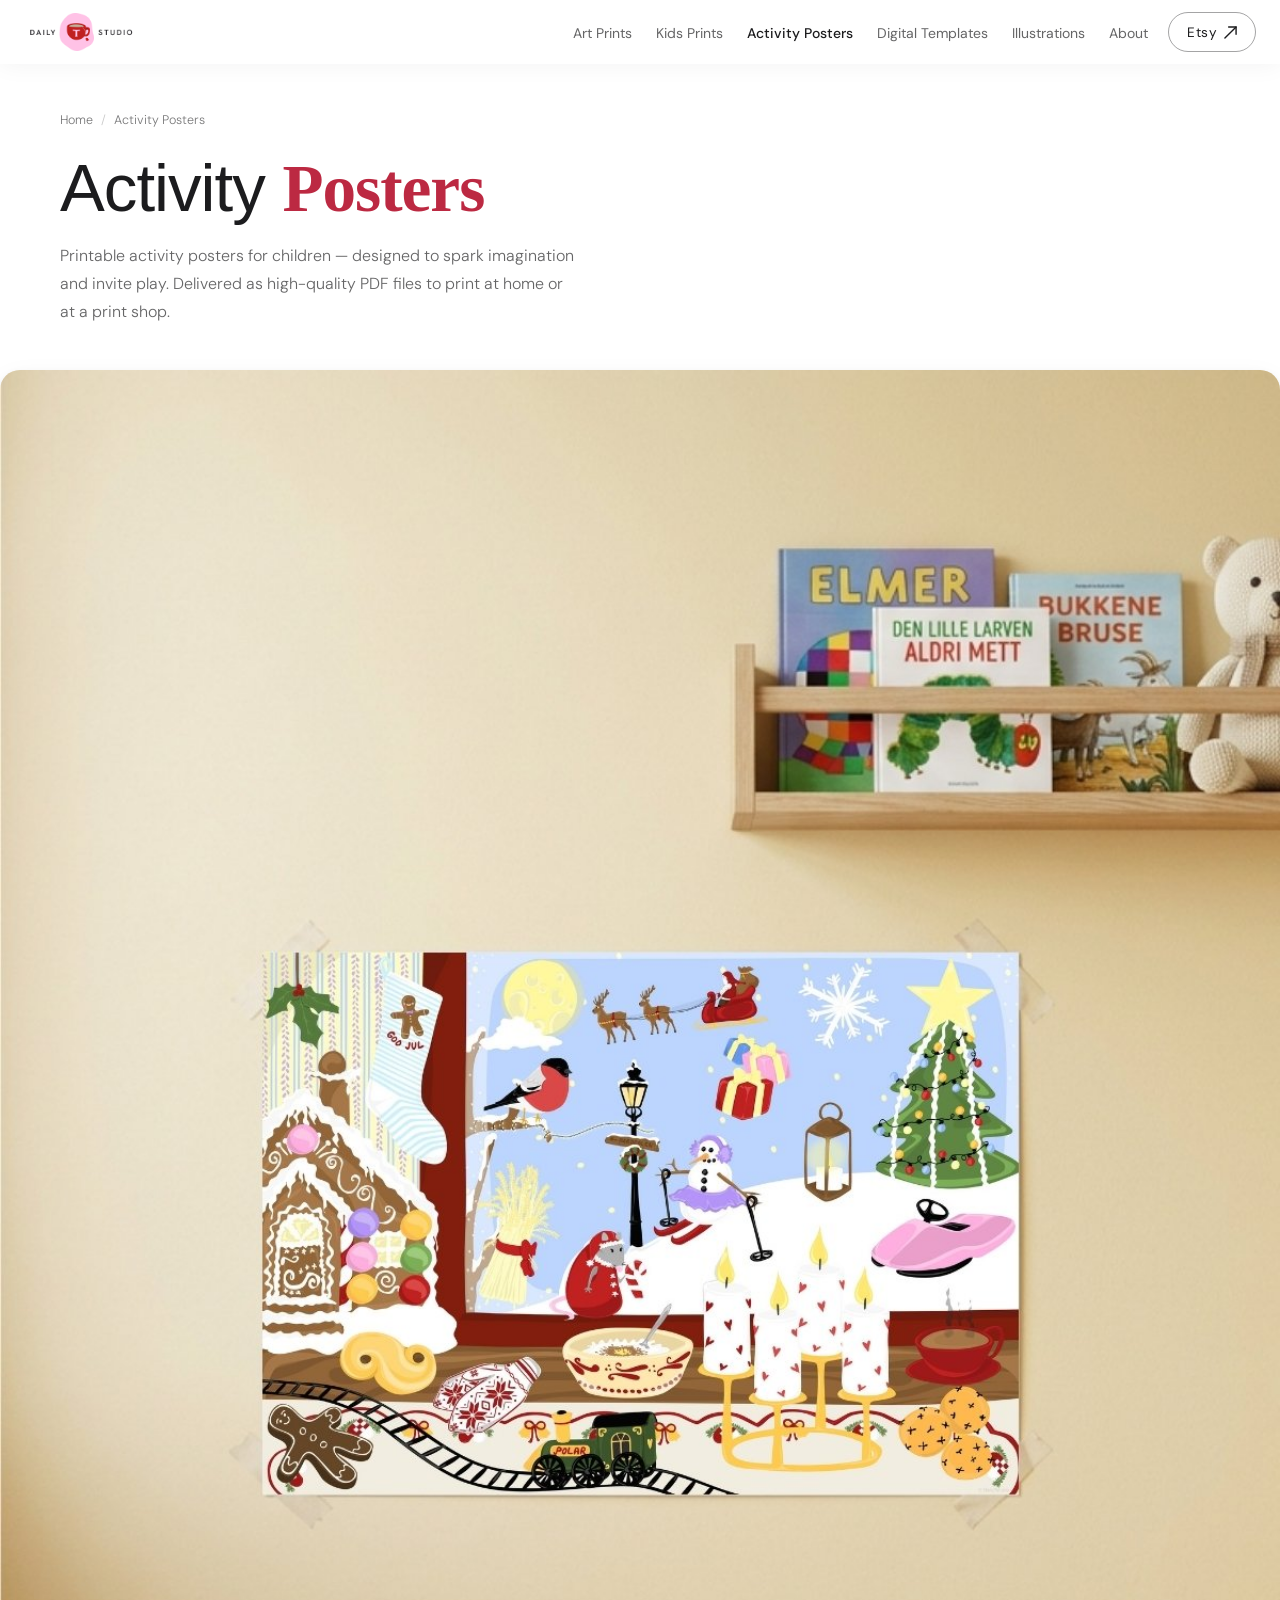
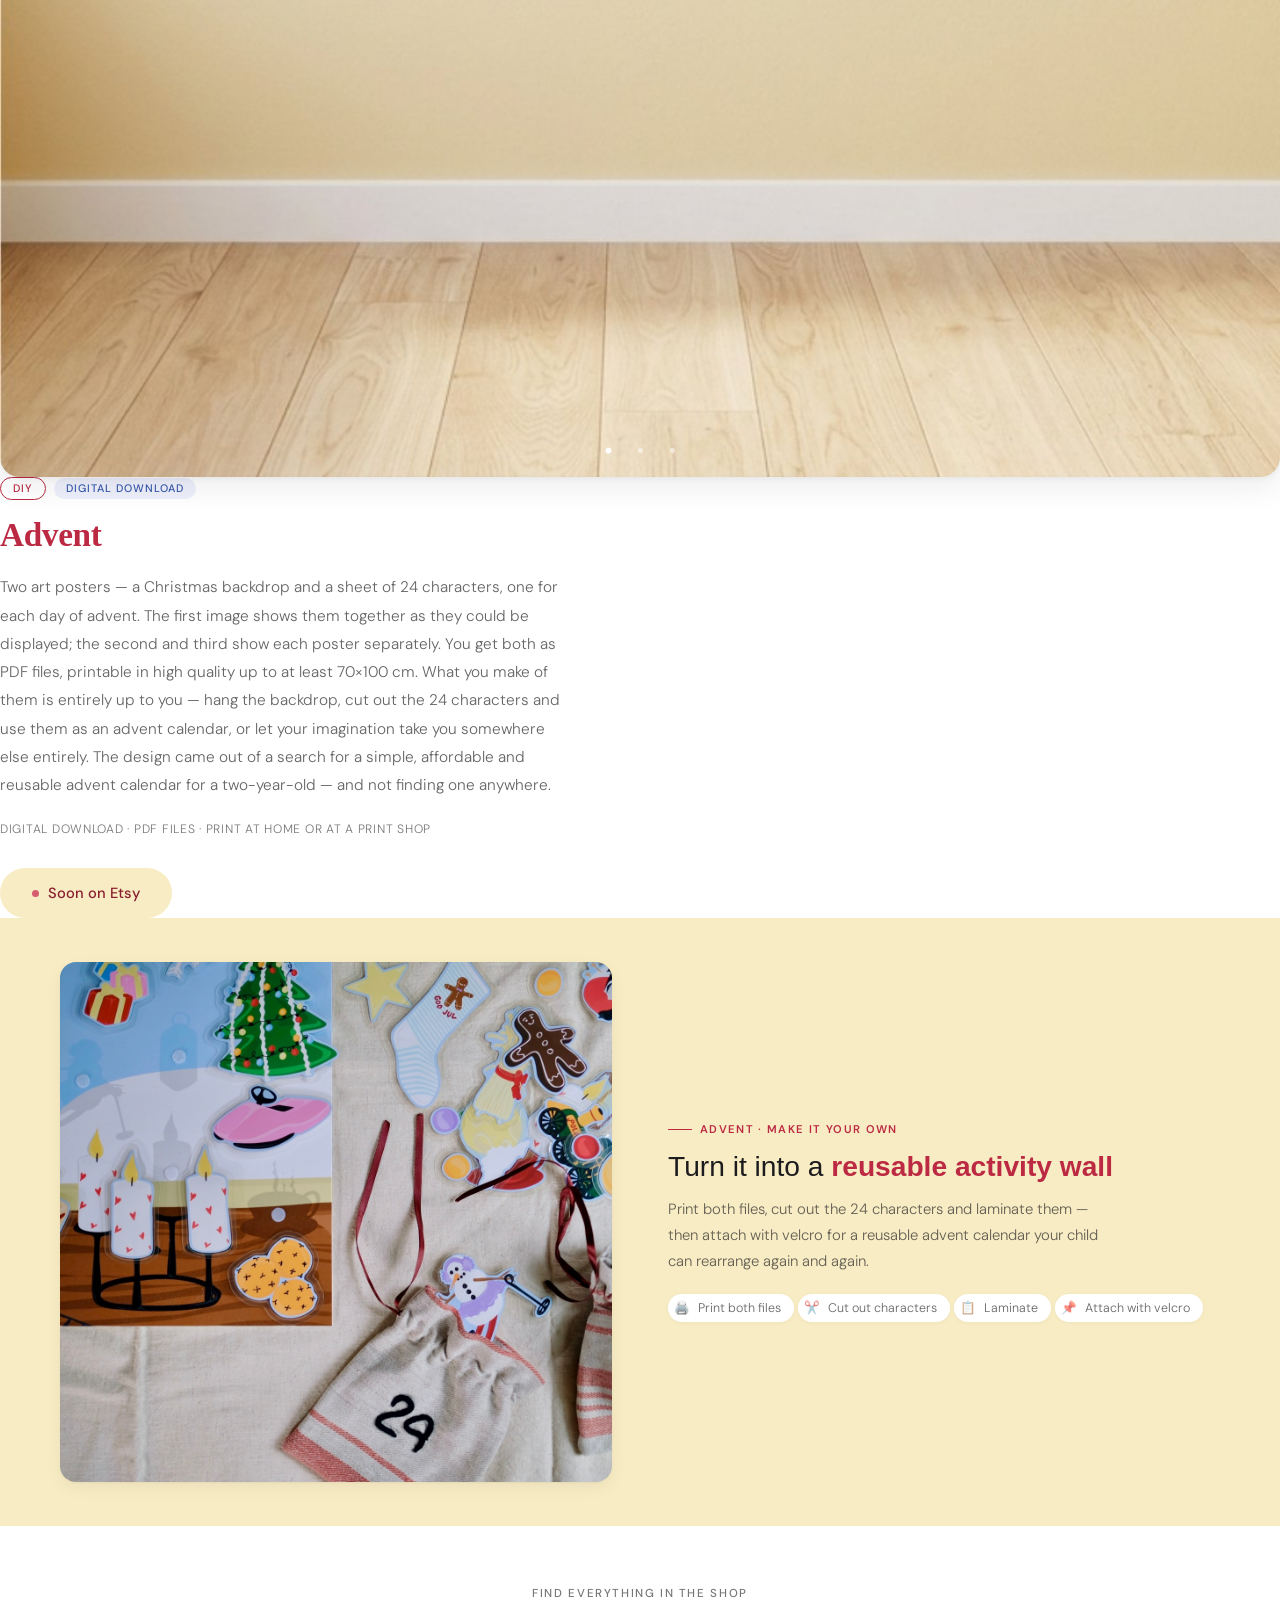
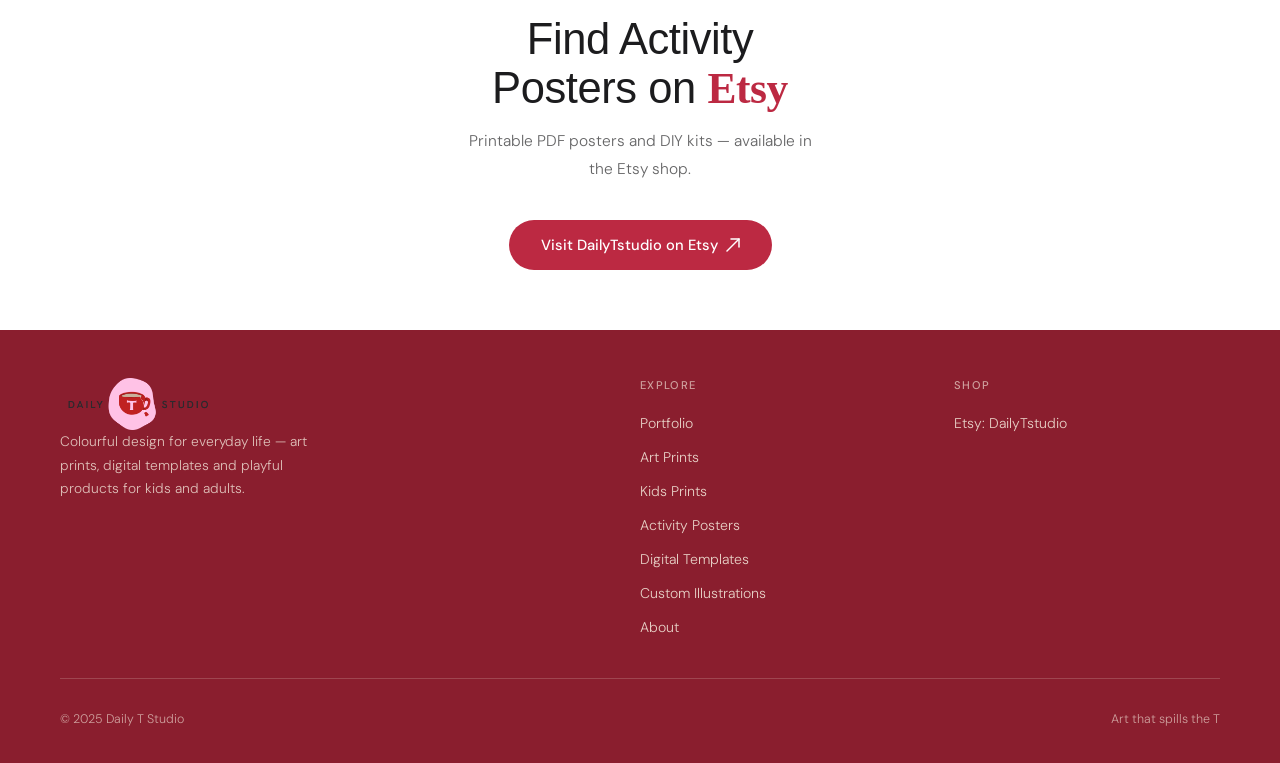
<file: pages/activity-posters.html>
<!DOCTYPE html>
<html lang="en">
<head>
  <meta charset="UTF-8"/>
  <meta name="viewport" content="width=device-width, initial-scale=1.0"/>
  <meta name="color-scheme" content="light only"/>

  <title>Activity Posters — Printable DIY Posters for Kids | Daily T Studio</title>
  <meta name="description" content="Printable activity posters for children by Daily T Studio — DIY advent calendars and reusable activity walls. Digital downloads available on Etsy."/>
  <meta name="keywords" content="kids activity poster, diy advent calendar kids, printable advent calendar, reusable activity wall, printable kids poster, christmas kids printable"/>
  <link rel="canonical" href="https://www.dailytstudio.com/pages/activity-posters.html"/>

  <!-- Favicon -->
  <link rel="icon" type="image/png" sizes="512x512" href="../images/favicon.png"/>
  <link rel="icon" type="image/png" sizes="32x32" href="../images/mini-favicon.png"/>
  <link rel="apple-touch-icon" sizes="180x180" href="../images/medium-favicon.png"/>

  <meta property="og:type" content="website"/>
  <meta property="og:url" content="https://www.dailytstudio.com/pages/activity-posters.html"/>
  <meta property="og:title" content="Activity Posters — Printable DIY Posters for Kids | Daily T Studio"/>
  <meta property="og:description" content="Printable activity posters for children — DIY advent calendars and reusable activity walls. Available on Etsy."/>
  <meta property="og:image" content="https://www.dailytstudio.com/images/og-image.jpeg"/>
  <meta property="og:image:width" content="1200"/>
  <meta property="og:image:height" content="630"/>
  <meta property="og:site_name" content="Daily T Studio"/>
  <meta property="og:locale" content="en_US"/>

  <meta name="twitter:card" content="summary_large_image"/>
  <meta name="twitter:title" content="Activity Posters — Printable DIY Posters for Kids | Daily T Studio"/>
  <meta name="twitter:description" content="Printable activity posters for children — DIY advent calendars and reusable activity walls. Available on Etsy."/>
  <meta name="twitter:image" content="https://www.dailytstudio.com/images/og-image.jpeg"/>

  <script type="application/ld+json">
  {
    "@context": "https://schema.org",
    "@type": "CollectionPage",
    "name": "Activity Posters — Daily T Studio",
    "description": "Printable activity posters for children, including DIY advent calendars and reusable activity walls.",
    "url": "https://www.dailytstudio.com/pages/activity-posters.html",
    "provider": {
      "@type": "Brand",
      "name": "Daily T Studio",
      "url": "https://www.dailytstudio.com"
    },
    "hasPart": [
      {
        "@type": "Product",
        "name": "Advent DIY Calendar",
        "description": "Editable DIY advent calendar for kids — customise and print at home.",
        "category": "Kids Activity Poster",
        "offers": { "@type": "Offer", "availability": "https://schema.org/InStock", "priceCurrency": "NOK" }
      }
    ]
  }
  </script>

  <link rel="preconnect" href="https://fonts.googleapis.com">
  <link href="https://fonts.googleapis.com/css2?family=Playfair+Display:ital,wght@0,400;0,600;1,400;1,600&family=DM+Sans:opsz,wght@9..40,300;9..40,400;9..40,500&display=swap" rel="stylesheet">
  <link rel="stylesheet" href="../style.css"/>
  <script src="../js/site.js" defer></script>
</head>
<body class="page-activity-posters">

<a href="#main" class="skip-link">Skip to content</a>

<nav id="nav">
  <a href="../index.html" class="nav-logo">
    <img src="../images/document-header.png" alt="Daily T Studio" width="114" height="38"/>
  </a>
  <div class="nav-right">
    <ul class="nav-links">
      <li><a href="art-prints.html">Art Prints</a></li>
      <li><a href="kids-prints.html">Kids Prints</a></li>
      <li><a href="activity-posters.html" class="active">Activity Posters</a></li>
      <li><a href="digital-templates.html">Digital Templates</a></li>
      <li><a href="illustrations.html">Illustrations</a></li>
      <li><a href="about.html">About</a></li>
    </ul>
    <a href="https://www.etsy.com/shop/DailyTstudio" target="_blank" rel="noopener" class="nav-btn">
      Etsy <svg width="13" height="13" viewBox="0 0 14 14" fill="none" aria-hidden="true"><line x1="1" y1="13" x2="13" y2="1" stroke="currentColor" stroke-width="1.5" stroke-linecap="round"/><polyline points="5,1 13,1 13,9" fill="none" stroke="currentColor" stroke-width="1.5" stroke-linecap="round" stroke-linejoin="round"/></svg>
    </a>
    <button class="nav-hamburger" id="hamburger" aria-label="Open menu" aria-expanded="false" aria-controls="mobile-menu">
      <span></span><span></span><span></span>
    </button>
  </div>
</nav>

<div class="mobile-menu" id="mobile-menu" aria-hidden="true">
    <a href="art-prints.html">Art Prints</a>
  <a href="kids-prints.html">Kids Prints</a>
  <a href="activity-posters.html" class="active">Activity Posters</a>
  <a href="digital-templates.html">Digital Templates</a>
  <a href="illustrations.html">Illustrations</a>
  <a href="about.html">About</a>

  <a href="https://www.etsy.com/shop/DailyTstudio" target="_blank" rel="noopener" class="menu-etsy">
    Visit Etsy <svg width="13" height="13" viewBox="0 0 14 14" fill="none" aria-hidden="true"><line x1="1" y1="13" x2="13" y2="1" stroke="currentColor" stroke-width="1.5" stroke-linecap="round"/><polyline points="5,1 13,1 13,9" fill="none" stroke="currentColor" stroke-width="1.5" stroke-linecap="round" stroke-linejoin="round"/></svg>
  </a>
</div>

<main id="main">

<div class="page-header">
  <div class="breadcrumb">
    <a href="../index.html">Home</a>
    <span class="breadcrumb-sep">/</span>
    <span>Activity Posters</span>
  </div>
  <h1>Activity <em>Posters</em></h1>
  <p>Printable activity posters for children — designed to spark imagination and invite play. Delivered as high-quality PDF files to print at home or at a print shop.</p>
</div>


<div class="print-list">


  <!-- 2. ADVENT -->
  <div class="print-row flip reveal" data-category="diy">
    <div class="carousel-wrap" data-carousel>
      <div class="carousel-slides">
        <div class="carousel-slide"><img src="../images/santa-total-barnerom.jpeg" alt="Advent DIY activity set in a child's room" width="900" height="1200" loading="lazy"/></div>
        <div class="carousel-slide"><img src="../images/santa-barnerom.jpeg" alt="Advent backdrop poster on a wall" width="900" height="1200" loading="lazy"/></div>
        <div class="carousel-slide"><img src="../images/santa-barnepult.jpeg" alt="Advent characters on a child's desk" width="900" height="1200" loading="lazy"/></div>
      </div>
      <button class="c-btn c-prev" aria-label="Previous image"><svg width="15" height="15" viewBox="0 0 16 16" fill="none" aria-hidden="true"><polyline points="10,2 4,8 10,14" stroke="#1C1C1E" stroke-width="1.8" stroke-linecap="round" stroke-linejoin="round"/></svg></button>
      <button class="c-btn c-next" aria-label="Next image"><svg width="15" height="15" viewBox="0 0 16 16" fill="none" aria-hidden="true"><polyline points="6,2 12,8 6,14" stroke="#1C1C1E" stroke-width="1.8" stroke-linecap="round" stroke-linejoin="round"/></svg></button>
      <div class="c-dots">
        <button class="cdot active" aria-label="Go to image 1"></button>
        <button class="cdot" aria-label="Go to image 2"></button>
        <button class="cdot" aria-label="Go to image 3"></button>
      </div>
    </div>
    <div class="print-text">
      <div class="tag-row">
        <span class="tag-outline">DIY</span>
        <span class="format-pill pill-digital">Digital download</span>
      </div>
      <h2 class="print-title"><em>Advent</em></h2>
      <p class="print-desc">Two art posters — a Christmas backdrop and a sheet of 24 characters, one for each day of advent. The first image shows them together as they could be displayed; the second and third show each poster separately. You get both as PDF files, printable in high quality up to at least 70×100 cm. What you make of them is entirely up to you — hang the backdrop, cut out the 24 characters and use them as an advent calendar, or let your imagination take you somewhere else entirely. The design came out of a search for a simple, affordable and reusable advent calendar for a two-year-old — and not finding one anywhere.</p>
      <p class="print-meta">Digital download · PDF files · Print at home or at a print shop</p>
      <span class="btn-soon">Soon on Etsy</span>
    </div>
  </div>

  <!-- DIY STRIP under Advent — reusable activity wall -->
  <section class="diy-strip reveal" data-category="diy">
    <div class="diy-strip-inner">
      <div class="diy-strip-img">
        <img src="../images/santa-diy-finished.jpg" alt="Finished Advent activity wall" width="900" height="600" style="aspect-ratio:3/2;" loading="lazy"/>
      </div>
      <div class="diy-strip-text">
        <span class="diy-strip-kicker">Advent · Make it your own</span>
        <h3 class="diy-strip-heading">Turn it into a <em>reusable activity wall</em></h3>
        <p class="diy-strip-desc">Print both files, cut out the 24 characters and laminate them — then attach with velcro for a reusable advent calendar your child can rearrange again and again.</p>
        <div class="diy-strip-steps">
          <span class="diy-strip-step"><span class="diy-strip-step-icon">🖨️</span> Print both files</span>
          <span class="diy-strip-step"><span class="diy-strip-step-icon">✂️</span> Cut out characters</span>
          <span class="diy-strip-step"><span class="diy-strip-step-icon">📋</span> Laminate</span>
          <span class="diy-strip-step"><span class="diy-strip-step-icon">📌</span> Attach with velcro</span>
        </div>
      </div>
    </div>
  </section>

</div>

<section class="cta-section">
  <span class="kicker" style="display:block;margin-bottom:14px;">Find everything in the shop</span>
  <h2 class="sec-title reveal">Find Activity<br/>Posters on <em>Etsy</em></h2>
  <p class="reveal d1">Printable PDF posters and DIY kits — available in the Etsy shop.</p>
  <a href="https://www.etsy.com/shop/DailyTstudio" target="_blank" rel="noopener" class="btn-etsy reveal d2">
    Visit DailyTstudio on Etsy <svg width="14" height="14" viewBox="0 0 14 14" fill="none" style="flex-shrink:0" aria-hidden="true"><line x1="1" y1="13" x2="13" y2="1" stroke="currentColor" stroke-width="1.5" stroke-linecap="round"/><polyline points="5,1 13,1 13,9" fill="none" stroke="currentColor" stroke-width="1.5" stroke-linecap="round" stroke-linejoin="round"/></svg>
  </a>
</section>

</main>

<footer>
  <div class="footer-top">
    <div class="footer-brand">
      <img src="../images/document-header.png" alt="Daily T Studio" width="156" height="52"/>
      <p>Colourful design for everyday life — art prints, digital templates and playful products for kids and adults.</p>
    </div>
    <div class="footer-col">
      <h4>Explore</h4>
      <a href="../index.html#work">Portfolio</a>
      <a href="art-prints.html">Art Prints</a>
      <a href="kids-prints.html">Kids Prints</a>
      <a href="activity-posters.html">Activity Posters</a>
      <a href="digital-templates.html">Digital Templates</a>
      <a href="illustrations.html">Custom Illustrations</a>
      <a href="about.html">About</a>
    </div>
    <div class="footer-col">
      <h4>Shop</h4>
      <a href="https://www.etsy.com/shop/DailyTstudio" target="_blank" rel="noopener">Etsy: DailyTstudio</a>
    </div>
  </div>
  <div class="footer-bottom">
    <span>© 2025 Daily T Studio</span>
    <span>Art that spills the T</span>
  </div>
</footer>

</body>
</html>
</file>
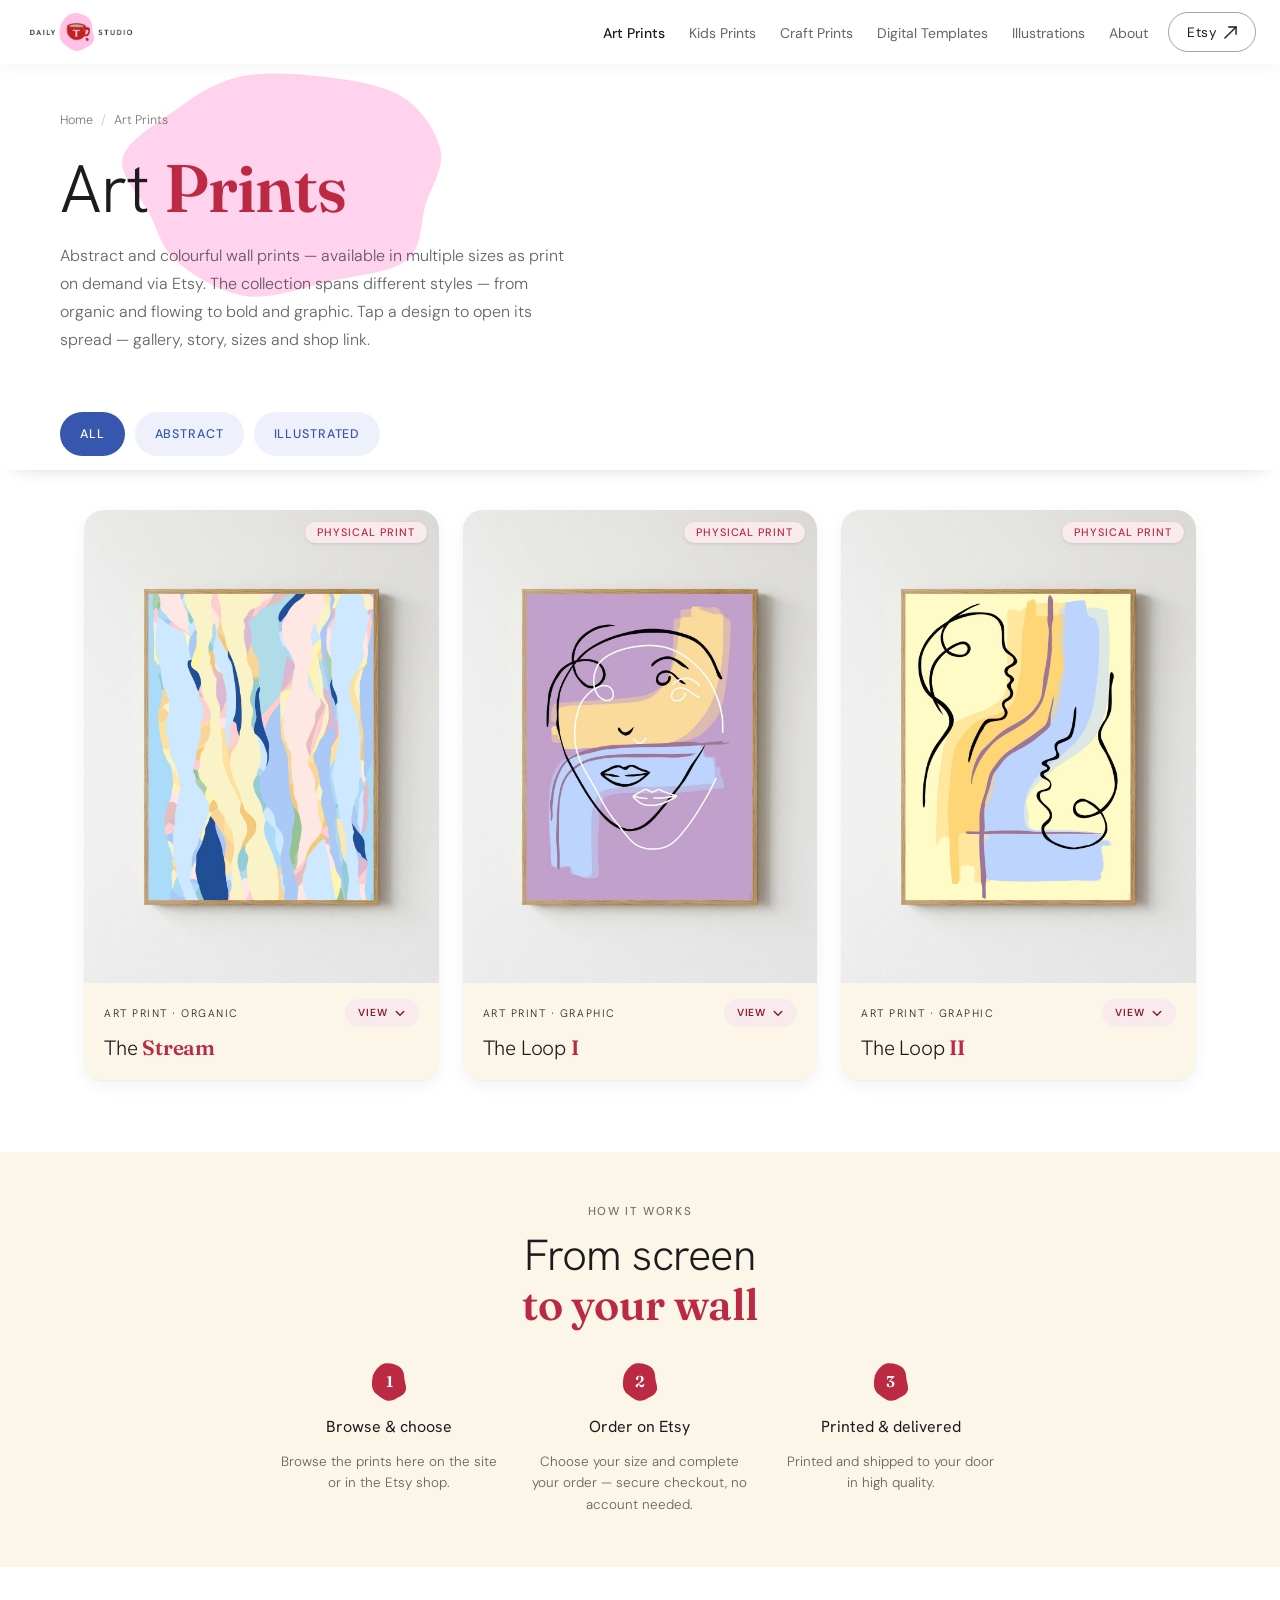
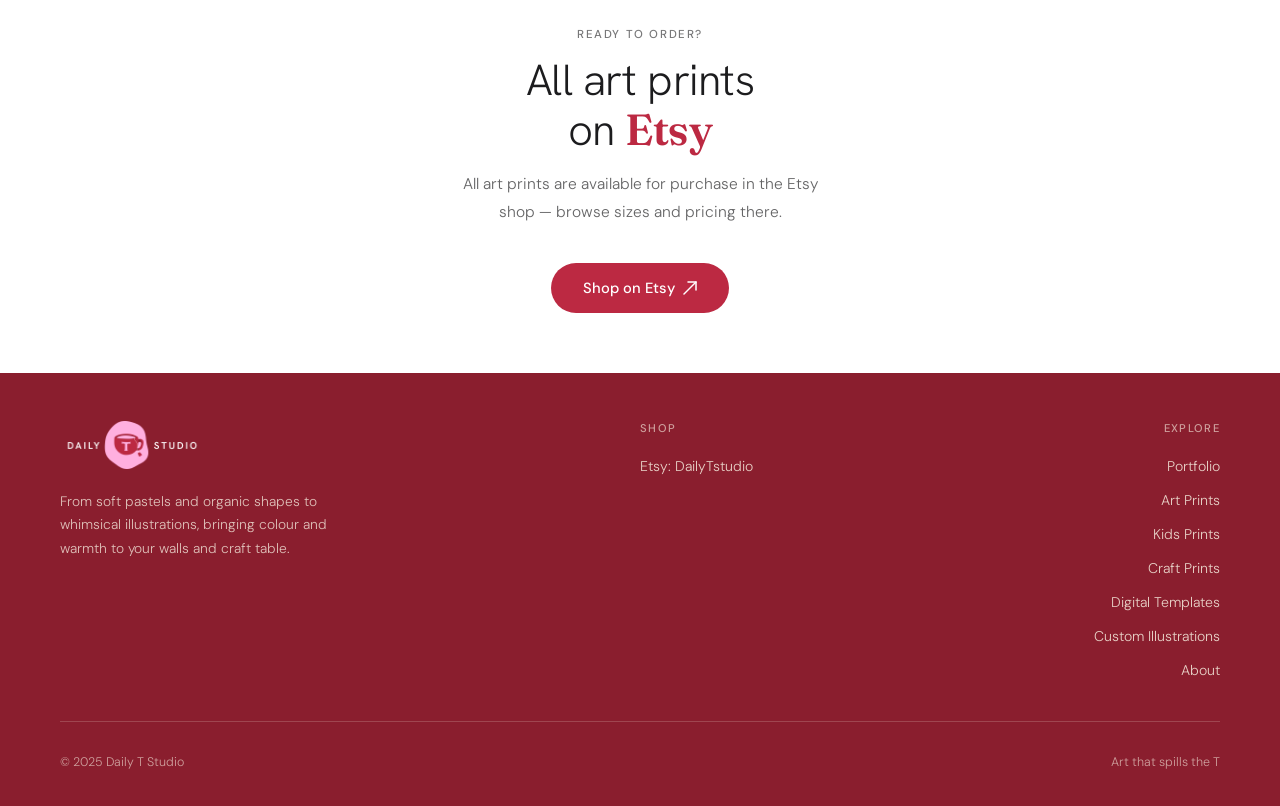
<file: pages/art-prints.html>
<!DOCTYPE html>
<html lang="en">
<head>
  <meta charset="UTF-8"/>
  <meta name="viewport" content="width=device-width, initial-scale=1.0"/>
<meta name="theme-color" content="#BC2942"/>
  <meta http-equiv="Content-Security-Policy" content="upgrade-insecure-requests"/>
  <script>document.documentElement.classList.add('js');</script>
  <meta name="color-scheme" content="light only"/>


  <title>Art Prints — Scandinavian Wall Art | Daily T Studio</title>
  <meta name="description" content="Hand-drawn Scandinavian wall art prints — soft pastels, organic shapes and bold graphic lines. Printed on demand via Gelato, available on Etsy in multiple sizes."/>
  <meta name="keywords" content="scandinavian wall art print, abstract art print, minimalist poster, wall art etsy, print on demand art, pastel wall print, geometric poster, nordic art print"/>
  <link rel="canonical" href="https://dailytstudio.com/pages/art-prints.html"/>

  <meta property="og:type" content="website"/>
  <meta property="og:url" content="https://dailytstudio.com/pages/art-prints.html"/>
  <meta property="og:title" content="Art Prints — Scandinavian Wall Art | Daily T Studio"/>
  <meta property="og:description" content="Hand-drawn Scandinavian wall art — soft pastels, organic shapes and bold graphic lines. Printed on demand, available on Etsy."/>
  <meta property="og:image" content="https://dailytstudio.com/images/og-image.jpeg"/>
  <meta property="og:image:width" content="1200"/>
  <meta property="og:image:height" content="630"/>
  <meta property="og:site_name" content="Daily T Studio"/>
  <meta property="og:locale" content="en_US"/>

  <meta name="twitter:card" content="summary_large_image"/>
  <meta name="twitter:title" content="Art Prints — Scandinavian Wall Art | Daily T Studio"/>
  <meta name="twitter:description" content="Hand-drawn Scandinavian wall art — soft pastels, organic shapes and bold graphic lines. Printed on demand, available on Etsy."/>
  <meta name="twitter:image" content="https://dailytstudio.com/images/og-image.jpeg"/>

  <script type="application/ld+json">
  {
    "@context": "https://schema.org",
    "@type": "CollectionPage",
    "name": "Art Prints — Daily T Studio",
    "description": "Hand-drawn Scandinavian wall art prints, printed on demand via Gelato and sold on Etsy.",
    "url": "https://dailytstudio.com/pages/art-prints.html",
    "provider": {
      "@type": "Brand",
      "name": "Daily T Studio",
      "url": "https://dailytstudio.com"
    },
    "hasPart": [
      {
        "@type": "Product",
        "name": "The Stream",
        "description": "Abstract wall print with flowing forms in a dreamy pastel palette.",
        "category": "Wall Art Print",
        "offers": { "@type": "Offer", "availability": "https://schema.org/InStock", "priceCurrency": "NOK", "seller": { "@type": "Organization", "name": "Daily T Studio on Etsy" } }
      },
      {
        "@type": "Product",
        "name": "The Loop I & The Loop II",
        "description": "Two bold graphic prints — striking on their own, even better as a pair.",
        "category": "Wall Art Print",
        "offers": { "@type": "Offer", "availability": "https://schema.org/InStock", "priceCurrency": "NOK" }
      }
    ]
  }
  </script>

  <!-- Favicon (root-relative → works on every page; SVG preferred, .ico fallback) -->
  <link rel="icon" href="/favicon.ico" sizes="any"/>
  <link rel="icon" href="/favicon.svg" type="image/svg+xml"/>
  <link rel="apple-touch-icon" href="/images/medium-favicon.png"/>
  <link rel="preconnect" href="https://fonts.googleapis.com">
  <link href="https://fonts.googleapis.com/css2?family=Hanken+Grotesk:wght@300;400;500;600;700&family=DM+Sans:opsz,wght@9..40,300;9..40,400;9..40,500&family=Fraunces:ital,opsz,wght@0,9..144,600;1,9..144,600&display=swap" rel="stylesheet">
  <link rel="stylesheet" href="../style.css"/>
  <script src="../js/site.js" defer></script>
</head>
<body class="page-art-prints">

<a href="#main" class="skip-link">Skip to content</a>

<nav id="nav">
  <a href="../index.html" class="nav-logo">
    <img src="../images/document-header.png" alt="Daily T Studio" width="114" height="38"/>
  </a>
  <div class="nav-right">
    <ul class="nav-links">
      <li><a href="art-prints.html" class="active">Art Prints</a></li>
      <li><a href="kids-prints.html">Kids Prints</a></li>
      <li><a href="craft-prints.html">Craft Prints</a></li>
      <li><a href="digital-templates.html">Digital Templates</a></li>
      <li><a href="illustrations.html">Illustrations</a></li>
      <li><a href="about.html">About</a></li>
    </ul>
    <a href="https://www.etsy.com/shop/DailyTstudio" target="_blank" rel="noopener" class="nav-btn">
      Etsy <svg width="13" height="13" viewBox="0 0 14 14" fill="none" aria-hidden="true"><line x1="1" y1="13" x2="13" y2="1" stroke="currentColor" stroke-width="1.5" stroke-linecap="round"/><polyline points="5,1 13,1 13,9" fill="none" stroke="currentColor" stroke-width="1.5" stroke-linecap="round" stroke-linejoin="round"/></svg>
    </a>
    <button class="nav-hamburger" id="hamburger" aria-label="Open menu" aria-expanded="false" aria-controls="mobile-menu">
      <span></span><span></span><span></span>
    </button>
  </div>
</nav>

<div class="mobile-menu" id="mobile-menu" aria-hidden="true">
    <a href="art-prints.html" class="active">Art Prints</a>
  <a href="kids-prints.html">Kids Prints</a>
  <a href="craft-prints.html">Craft Prints</a>
  <a href="digital-templates.html">Digital Templates</a>
  <a href="illustrations.html">Illustrations</a>
  <a href="about.html">About</a>

  <a href="https://www.etsy.com/shop/DailyTstudio" target="_blank" rel="noopener" class="menu-etsy">
    Visit Etsy <svg width="13" height="13" viewBox="0 0 14 14" fill="none" aria-hidden="true"><line x1="1" y1="13" x2="13" y2="1" stroke="currentColor" stroke-width="1.5" stroke-linecap="round"/><polyline points="5,1 13,1 13,9" fill="none" stroke="currentColor" stroke-width="1.5" stroke-linecap="round" stroke-linejoin="round"/></svg>
  </a>
</div>

<main id="main">

<div class="page-header">
  <div class="breadcrumb">
    <a href="../index.html">Home</a>
    <span class="breadcrumb-sep">/</span>
    <span>Art Prints</span>
  </div>
  <h1 class="blob-bg">Art <em>Prints</em></h1>
  <p>Abstract and colourful wall prints — available in multiple sizes as print on demand via Etsy. The collection spans different styles — from organic and flowing to bold and graphic. Tap a design to open its spread — gallery, story, sizes and shop link.</p>
</div>

<div class="filter-bar">
  <button class="filter-btn active" data-filter="all">All</button>
  <button class="filter-btn" data-filter="abstract">Abstract</button>
  <button class="filter-btn" data-filter="illustrated">Illustrated</button>
</div>

<div class="design-grid">

  <!-- 1. THE STREAM -->
  <details class="design reveal" data-category="abstract" id="the-stream">
    <summary>
      <div class="design-cover">
        <img src="../images/silken.jpeg" alt="The Stream — abstract pastel art print" width="900" height="1200" loading="lazy" decoding="async"/>
        <span class="format-pill pill-physical">Physical print</span>
      </div>
      <div class="design-bar">
        <span class="design-kick">Art Print · Organic</span>
        <h2 class="design-name">The <em>Stream</em></h2>
        <span class="design-toggle" aria-hidden="true"><span class="dt-open">View</span><span class="dt-close">Close</span><svg width="12" height="12" viewBox="0 0 16 16" fill="none" aria-hidden="true"><polyline points="3,6 8,11 13,6" stroke="currentColor" stroke-width="2" stroke-linecap="round" stroke-linejoin="round"/></svg></span>
      </div>
    </summary>
    <div class="design-detail">
      <div class="carousel-wrap" data-carousel>
        <div class="carousel-slides">
          <div class="carousel-slide"><img src="../images/silken.jpeg" alt="The Stream — abstract pastel art print" width="900" height="1200" loading="lazy" decoding="async"/></div>
          <div class="carousel-slide"><img src="../images/silken-stue.jpeg" alt="The Stream in a living room" width="900" height="1200" loading="lazy" decoding="async"/></div>
          <div class="carousel-slide"><img src="../images/silken-kontor.jpeg" alt="The Stream in a home office" width="900" height="1200" loading="lazy" decoding="async"/></div>
          <div class="carousel-slide"><img src="../images/silken-soverom.jpeg" alt="The Stream in a bedroom" width="900" height="1200" loading="lazy" decoding="async"/></div>
          <div class="carousel-slide"><img src="../images/silken-spisestue.jpeg" alt="The Stream in a dining room" width="900" height="1200" loading="lazy" decoding="async"/></div>
        </div>
        <button class="c-btn c-prev" aria-label="Previous image"><svg width="15" height="15" viewBox="0 0 16 16" fill="none" aria-hidden="true"><polyline points="10,2 4,8 10,14" stroke="#1C1C1E" stroke-width="1.8" stroke-linecap="round" stroke-linejoin="round"/></svg></button>
        <button class="c-btn c-next" aria-label="Next image"><svg width="15" height="15" viewBox="0 0 16 16" fill="none" aria-hidden="true"><polyline points="6,2 12,8 6,14" stroke="#1C1C1E" stroke-width="1.8" stroke-linecap="round" stroke-linejoin="round"/></svg></button>
        <div class="c-dots">
          <button class="cdot active" aria-label="Go to image 1"></button>
          <button class="cdot" aria-label="Go to image 2"></button>
          <button class="cdot" aria-label="Go to image 3"></button>
          <button class="cdot" aria-label="Go to image 4"></button>
          <button class="cdot" aria-label="Go to image 5"></button>
        </div>
      </div>
      <div class="design-info">
        <div class="tag-row">
          <span class="tag-outline">Organic</span>
          <span class="format-pill pill-physical">Physical print</span>
        </div>
        <p class="print-desc">Soft, flowing forms in muted pastels — The Stream is inspired by water and rivers, capturing that sense of calm movement you find by the water's edge. Started as an acrylic painting on canvas, then redrawn digitally by hand using an Apple Pencil in Linearity Curve.</p>
        <p class="print-process-link">See process photos on the <a href="about.html#process">About page</a>.</p>
        <p class="print-meta">Available in multiple sizes · Print on demand via Etsy</p>
        <a href="https://www.etsy.com/no-en/listing/4514756236/silken-currents-abstract-pastel-wall-art" target="_blank" rel="noopener" class="btn-etsy">Buy on Etsy <svg width="13" height="13" viewBox="0 0 14 14" fill="none" style="flex-shrink:0" aria-hidden="true"><line x1="1" y1="13" x2="13" y2="1" stroke="currentColor" stroke-width="1.5" stroke-linecap="round"/><polyline points="5,1 13,1 13,9" fill="none" stroke="currentColor" stroke-width="1.5" stroke-linecap="round" stroke-linejoin="round"/></svg></a>
      </div>
    </div>
  </details>

  <!-- 2. THE LOOP I -->
  <details class="design reveal d1" data-category="abstract" id="the-loop-i">
    <summary>
      <div class="design-cover">
        <img src="../images/loops.jpeg" alt="The Loop I — bold graphic art print" width="900" height="1200" loading="lazy" decoding="async"/>
        <span class="format-pill pill-physical">Physical print</span>
      </div>
      <div class="design-bar">
        <span class="design-kick">Art Print · Graphic</span>
        <h2 class="design-name">The Loop <em>I</em></h2>
        <span class="design-toggle" aria-hidden="true"><span class="dt-open">View</span><span class="dt-close">Close</span><svg width="12" height="12" viewBox="0 0 16 16" fill="none" aria-hidden="true"><polyline points="3,6 8,11 13,6" stroke="currentColor" stroke-width="2" stroke-linecap="round" stroke-linejoin="round"/></svg></span>
      </div>
    </summary>
    <div class="design-detail">
      <div class="carousel-wrap" data-carousel>
        <div class="carousel-slides">
          <div class="carousel-slide"><img src="../images/loops.jpeg" alt="The Loop I — bold graphic art print" width="900" height="1200" loading="lazy" decoding="async"/></div>
          <div class="carousel-slide"><img src="../images/duo-duo.jpeg" alt="The Loop I and The Loop II shown together" width="900" height="1200" loading="lazy" decoding="async"/></div>
          <div class="carousel-slide"><img src="../images/duo-stue.jpeg" alt="The Loop I and The Loop II in a living room" width="900" height="1200" loading="lazy" decoding="async"/></div>
        </div>
        <button class="c-btn c-prev" aria-label="Previous image"><svg width="15" height="15" viewBox="0 0 16 16" fill="none" aria-hidden="true"><polyline points="10,2 4,8 10,14" stroke="#1C1C1E" stroke-width="1.8" stroke-linecap="round" stroke-linejoin="round"/></svg></button>
        <button class="c-btn c-next" aria-label="Next image"><svg width="15" height="15" viewBox="0 0 16 16" fill="none" aria-hidden="true"><polyline points="6,2 12,8 6,14" stroke="#1C1C1E" stroke-width="1.8" stroke-linecap="round" stroke-linejoin="round"/></svg></button>
        <div class="c-dots">
          <button class="cdot active" aria-label="Go to image 1"></button>
          <button class="cdot" aria-label="Go to image 2"></button>
          <button class="cdot" aria-label="Go to image 3"></button>
        </div>
      </div>
      <div class="design-info">
        <div class="tag-row">
          <span class="tag-outline">Graphic</span>
          <span class="format-pill pill-physical">Physical print</span>
        </div>
        <p class="print-desc">A bold, graphic form in warm tones — The Loop I makes a statement with its confident shape and playful energy. The idea started as an acrylic painting on thick paper, then redrawn digitally by hand using an Apple Pencil in Linearity Curve. Works beautifully on its own, and pairs perfectly with The Loop II.</p>
        <p class="print-process-link">See process photos on the <a href="about.html#process">About page</a>.</p>
        <p class="print-meta">Available in multiple sizes · Print on demand via Etsy</p>
        <span class="btn-soon">Soon on Etsy</span>
      </div>
    </div>
  </details>

  <!-- 3. THE LOOP II -->
  <details class="design reveal d2" data-category="abstract" id="the-loop-ii">
    <summary>
      <div class="design-cover">
        <img src="../images/duo-loops.jpeg" alt="The Loop II — bold graphic art print" width="900" height="1200" loading="lazy" decoding="async"/>
        <span class="format-pill pill-physical">Physical print</span>
      </div>
      <div class="design-bar">
        <span class="design-kick">Art Print · Graphic</span>
        <h2 class="design-name">The Loop <em>II</em></h2>
        <span class="design-toggle" aria-hidden="true"><span class="dt-open">View</span><span class="dt-close">Close</span><svg width="12" height="12" viewBox="0 0 16 16" fill="none" aria-hidden="true"><polyline points="3,6 8,11 13,6" stroke="currentColor" stroke-width="2" stroke-linecap="round" stroke-linejoin="round"/></svg></span>
      </div>
    </summary>
    <div class="design-detail">
      <div class="carousel-wrap" data-carousel>
        <div class="carousel-slides">
          <div class="carousel-slide"><img src="../images/duo-loops.jpeg" alt="The Loop II — bold graphic art print" width="900" height="1200" loading="lazy" decoding="async"/></div>
          <div class="carousel-slide"><img src="../images/duo-duo.jpeg" alt="The Loop II shown with The Loop I" width="900" height="1200" loading="lazy" decoding="async"/></div>
          <div class="carousel-slide"><img src="../images/duo-kontor.jpeg" alt="The Loop II in a home office" width="900" height="1200" loading="lazy" decoding="async"/></div>
          <div class="carousel-slide"><img src="../images/duo-stue.jpeg" alt="The Loop II in a living room" width="900" height="1200" loading="lazy" decoding="async"/></div>
        </div>
        <button class="c-btn c-prev" aria-label="Previous image"><svg width="15" height="15" viewBox="0 0 16 16" fill="none" aria-hidden="true"><polyline points="10,2 4,8 10,14" stroke="#1C1C1E" stroke-width="1.8" stroke-linecap="round" stroke-linejoin="round"/></svg></button>
        <button class="c-btn c-next" aria-label="Next image"><svg width="15" height="15" viewBox="0 0 16 16" fill="none" aria-hidden="true"><polyline points="6,2 12,8 6,14" stroke="#1C1C1E" stroke-width="1.8" stroke-linecap="round" stroke-linejoin="round"/></svg></button>
        <div class="c-dots">
          <button class="cdot active" aria-label="Go to image 1"></button>
          <button class="cdot" aria-label="Go to image 2"></button>
          <button class="cdot" aria-label="Go to image 3"></button>
          <button class="cdot" aria-label="Go to image 4"></button>
        </div>
      </div>
      <div class="design-info">
        <div class="tag-row">
          <span class="tag-outline">Graphic</span>
          <span class="format-pill pill-physical">Physical print</span>
        </div>
        <p class="print-desc">The companion to The Loop I — The Loop II carries the same bold energy in a complementary colourway. Also started as an acrylic painting on thick paper before being redrawn digitally by hand with an Apple Pencil in Linearity Curve. Together they create a gallery-worthy pair — but each holds its own on the wall.</p>
        <p class="print-process-link">See process photos on the <a href="about.html#process">About page</a>.</p>
        <p class="print-meta">Available in multiple sizes · Print on demand via Etsy</p>
        <span class="btn-soon">Soon on Etsy</span>
      </div>
    </div>
  </details>

</div>

<section class="how-section">
  <span class="kicker" style="display:block;margin-bottom:12px;">How it works</span>
  <h2 class="sec-title">From screen<br/><em>to your wall</em></h2>
  <div class="how-steps">
    <div class="how-step reveal">
      <div class="how-num">1</div>
      <div class="how-title">Browse &amp; choose</div>
      <p class="how-desc">Browse the prints here on the site or in the Etsy shop.</p>
    </div>
    <div class="how-step reveal d1">
      <div class="how-num">2</div>
      <div class="how-title">Order on Etsy</div>
      <p class="how-desc">Choose your size and complete your order — secure checkout, no account needed.</p>
    </div>
    <div class="how-step reveal d2">
      <div class="how-num">3</div>
      <div class="how-title">Printed &amp; delivered</div>
      <p class="how-desc">Printed and shipped to your door in high quality.</p>
    </div>
  </div>
</section>

<section class="cta-section">
  <span class="kicker" style="display:block;margin-bottom:14px;">Ready to order?</span>
  <h2 class="sec-title reveal">All art prints<br/>on <em>Etsy</em></h2>
  <p class="reveal d1">All art prints are available for purchase in the Etsy shop — browse sizes and pricing there.</p>
  <a href="https://www.etsy.com/shop/DailyTstudio" target="_blank" rel="noopener" class="btn-etsy reveal d2">
    Shop on Etsy <svg width="14" height="14" viewBox="0 0 14 14" fill="none" style="flex-shrink:0" aria-hidden="true"><line x1="1" y1="13" x2="13" y2="1" stroke="currentColor" stroke-width="1.5" stroke-linecap="round"/><polyline points="5,1 13,1 13,9" fill="none" stroke="currentColor" stroke-width="1.5" stroke-linecap="round" stroke-linejoin="round"/></svg>
  </a>
</section>

</main>

<!-- Sticky Etsy CTA (mobile) -->
<div class="sticky-etsy" id="sticky-etsy" hidden>
  <a href="https://www.etsy.com/shop/DailyTstudio" target="_blank" rel="noopener" class="btn-etsy">
    Shop on Etsy <svg width="14" height="14" viewBox="0 0 14 14" fill="none" style="flex-shrink:0" aria-hidden="true"><line x1="1" y1="13" x2="13" y2="1" stroke="currentColor" stroke-width="1.5" stroke-linecap="round"/><polyline points="5,1 13,1 13,9" fill="none" stroke="currentColor" stroke-width="1.5" stroke-linecap="round" stroke-linejoin="round"/></svg>
  </a>
</div>

<footer>
  <div class="footer-top">
    <div class="footer-brand">
      <a href="../index.html" class="footer-logo"><img src="../images/logo-white.png" alt="Daily T Studio" loading="lazy" decoding="async"/></a>
      <p>From soft pastels and organic shapes to whimsical illustrations, bringing colour and warmth to your walls and craft table.</p>
    </div>
    <div class="footer-col">
      <h4>Shop</h4>
      <a href="https://www.etsy.com/shop/DailyTstudio" target="_blank" rel="noopener">Etsy: DailyTstudio</a>
    </div>
    <div class="footer-col footer-col-end">
      <h4>Explore</h4>
      <a href="../index.html#work">Portfolio</a>
      <a href="art-prints.html">Art Prints</a>
      <a href="kids-prints.html">Kids Prints</a>
      <a href="craft-prints.html">Craft Prints</a>
      <a href="digital-templates.html">Digital Templates</a>
      <a href="illustrations.html">Custom Illustrations</a>
      <a href="about.html">About</a>
    </div>
  </div>
  <div class="footer-bottom">
    <span>© 2025 Daily T Studio</span>
    <span>Art that spills the T</span>
  </div>
</footer>

</body>
</html>
</file>
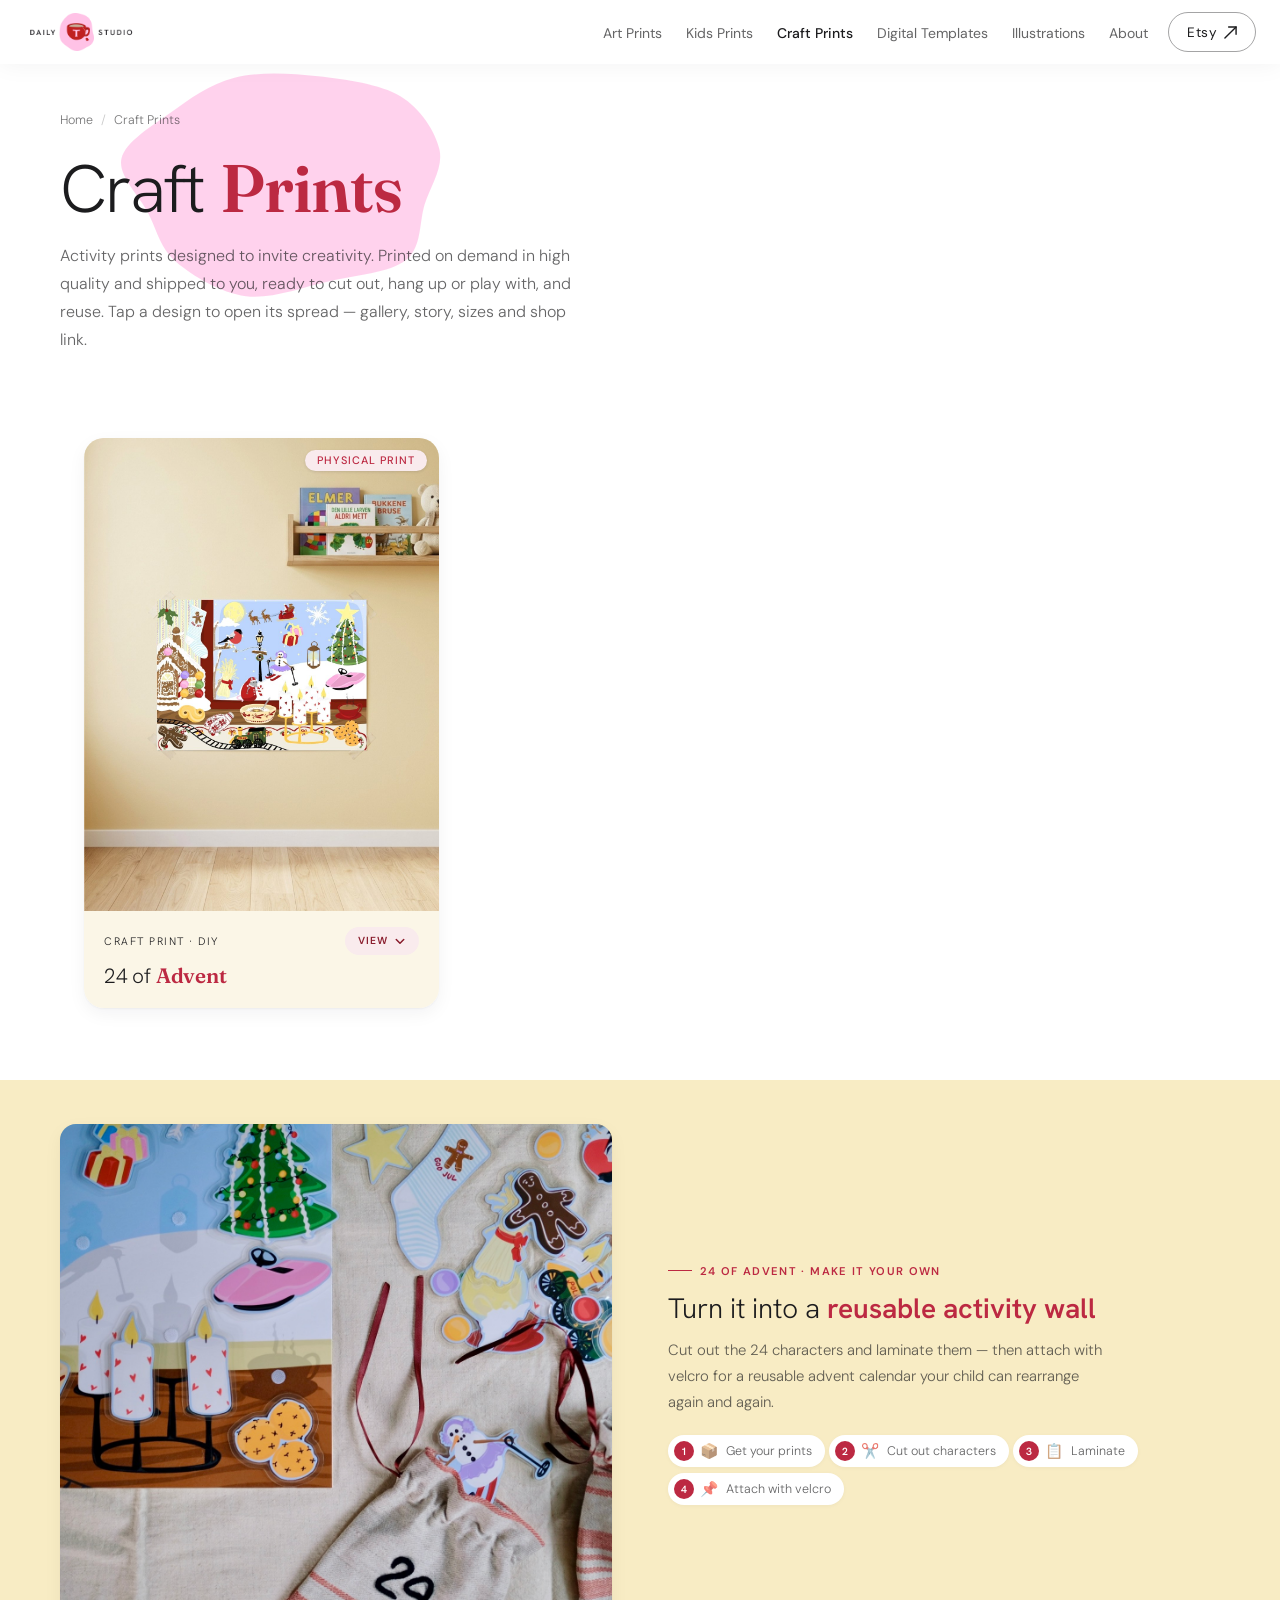
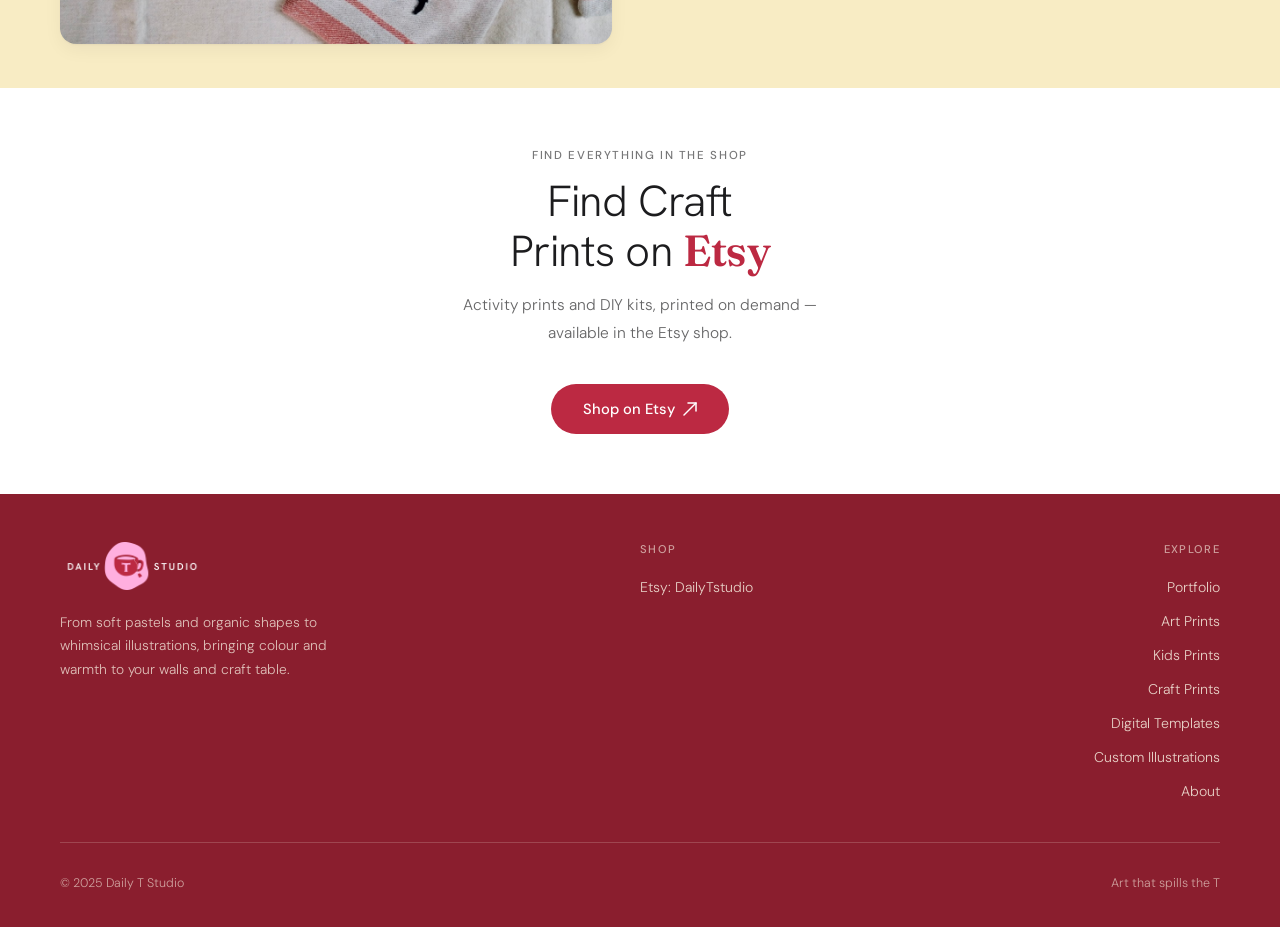
<file: pages/craft-prints.html>
<!DOCTYPE html>
<html lang="en">
<head>
  <meta charset="UTF-8"/>
  <meta name="viewport" content="width=device-width, initial-scale=1.0"/>
<meta name="theme-color" content="#BC2942"/>
  <meta http-equiv="Content-Security-Policy" content="upgrade-insecure-requests"/>
  <script>document.documentElement.classList.add('js');</script>
  <meta name="color-scheme" content="light only"/>

  <title>Craft Prints — DIY Activity Prints for Kids | Daily T Studio</title>
  <meta name="description" content="Activity craft prints designed to invite creativity — DIY advent calendars and reusable prints to cut out, hang up and play with. Printed on demand via Etsy."/>
  <meta name="keywords" content="kids activity print, diy advent calendar, reusable advent calendar, activity wall, kids craft print, christmas kids print"/>
  <link rel="canonical" href="https://dailytstudio.com/pages/craft-prints.html"/>


  <meta property="og:type" content="website"/>
  <meta property="og:url" content="https://dailytstudio.com/pages/craft-prints.html"/>
  <meta property="og:title" content="Craft Prints — DIY Activity Prints for Kids | Daily T Studio"/>
  <meta property="og:description" content="Activity craft prints — DIY advent calendars and reusable prints to cut out and play with. Printed on demand, available on Etsy."/>
  <meta property="og:image" content="https://dailytstudio.com/images/og-image.jpeg"/>
  <meta property="og:image:width" content="1200"/>
  <meta property="og:image:height" content="630"/>
  <meta property="og:site_name" content="Daily T Studio"/>
  <meta property="og:locale" content="en_US"/>

  <meta name="twitter:card" content="summary_large_image"/>
  <meta name="twitter:title" content="Craft Prints — DIY Activity Prints for Kids | Daily T Studio"/>
  <meta name="twitter:description" content="Activity craft prints — DIY advent calendars and reusable prints to cut out and play with. Printed on demand, available on Etsy."/>
  <meta name="twitter:image" content="https://dailytstudio.com/images/og-image.jpeg"/>

  <script type="application/ld+json">
  {
    "@context": "https://schema.org",
    "@type": "CollectionPage",
    "name": "Craft Prints — Daily T Studio",
    "description": "Activity craft prints, including DIY advent calendars and reusable prints to cut out and play with.",
    "url": "https://dailytstudio.com/pages/craft-prints.html",
    "provider": {
      "@type": "Brand",
      "name": "Daily T Studio",
      "url": "https://dailytstudio.com"
    },
    "hasPart": [
      {
        "@type": "Product",
        "name": "24 of Advent — DIY Calendar",
        "description": "DIY advent calendar for kids — printed on demand and shipped, ready to cut out and reuse.",
        "category": "Kids Craft Print",
        "offers": { "@type": "Offer", "availability": "https://schema.org/InStock", "priceCurrency": "NOK" }
      }
    ]
  }
  </script>

  <!-- Favicon (root-relative → works on every page; SVG preferred, .ico fallback) -->
  <link rel="icon" href="/favicon.ico" sizes="any"/>
  <link rel="icon" href="/favicon.svg" type="image/svg+xml"/>
  <link rel="apple-touch-icon" href="/images/medium-favicon.png"/>
  <link rel="preconnect" href="https://fonts.googleapis.com">
  <link href="https://fonts.googleapis.com/css2?family=Hanken+Grotesk:wght@300;400;500;600;700&family=DM+Sans:opsz,wght@9..40,300;9..40,400;9..40,500&family=Fraunces:ital,opsz,wght@0,9..144,600;1,9..144,600&display=swap" rel="stylesheet">
  <link rel="stylesheet" href="../style.css"/>
  <script src="../js/site.js" defer></script>
</head>
<body class="page-craft-prints">

<a href="#main" class="skip-link">Skip to content</a>

<nav id="nav">
  <a href="../index.html" class="nav-logo">
    <img src="../images/document-header.png" alt="Daily T Studio" width="114" height="38"/>
  </a>
  <div class="nav-right">
    <ul class="nav-links">
      <li><a href="art-prints.html">Art Prints</a></li>
      <li><a href="kids-prints.html">Kids Prints</a></li>
      <li><a href="craft-prints.html" class="active">Craft Prints</a></li>
      <li><a href="digital-templates.html">Digital Templates</a></li>
      <li><a href="illustrations.html">Illustrations</a></li>
      <li><a href="about.html">About</a></li>
    </ul>
    <a href="https://www.etsy.com/shop/DailyTstudio" target="_blank" rel="noopener" class="nav-btn">
      Etsy <svg width="13" height="13" viewBox="0 0 14 14" fill="none" aria-hidden="true"><line x1="1" y1="13" x2="13" y2="1" stroke="currentColor" stroke-width="1.5" stroke-linecap="round"/><polyline points="5,1 13,1 13,9" fill="none" stroke="currentColor" stroke-width="1.5" stroke-linecap="round" stroke-linejoin="round"/></svg>
    </a>
    <button class="nav-hamburger" id="hamburger" aria-label="Open menu" aria-expanded="false" aria-controls="mobile-menu">
      <span></span><span></span><span></span>
    </button>
  </div>
</nav>

<div class="mobile-menu" id="mobile-menu" aria-hidden="true">
    <a href="art-prints.html">Art Prints</a>
  <a href="kids-prints.html">Kids Prints</a>
  <a href="craft-prints.html" class="active">Craft Prints</a>
  <a href="digital-templates.html">Digital Templates</a>
  <a href="illustrations.html">Illustrations</a>
  <a href="about.html">About</a>

  <a href="https://www.etsy.com/shop/DailyTstudio" target="_blank" rel="noopener" class="menu-etsy">
    Visit Etsy <svg width="13" height="13" viewBox="0 0 14 14" fill="none" aria-hidden="true"><line x1="1" y1="13" x2="13" y2="1" stroke="currentColor" stroke-width="1.5" stroke-linecap="round"/><polyline points="5,1 13,1 13,9" fill="none" stroke="currentColor" stroke-width="1.5" stroke-linecap="round" stroke-linejoin="round"/></svg>
  </a>
</div>

<main id="main">

<div class="page-header">
  <div class="breadcrumb">
    <a href="../index.html">Home</a>
    <span class="breadcrumb-sep">/</span>
    <span>Craft Prints</span>
  </div>
  <h1 class="blob-bg">Craft <em>Prints</em></h1>
  <p>Activity prints designed to invite creativity. Printed on demand in high quality and shipped to you, ready to cut out, hang up or play with, and reuse. Tap a design to open its spread — gallery, story, sizes and shop link.</p>
</div>


<div class="design-grid">

  <!-- 1. 24 OF ADVENT -->
  <details class="design reveal" data-category="diy" id="24-of-advent">
    <summary>
      <div class="design-cover">
        <img src="../images/santa-total-barnerom.jpeg" alt="24 of Advent — DIY activity set in a child's room" width="900" height="1200" loading="lazy" decoding="async"/>
        <span class="format-pill pill-physical">Physical print</span>
      </div>
      <div class="design-bar">
        <span class="design-kick">Craft Print · DIY</span>
        <h2 class="design-name">24 of <em>Advent</em></h2>
        <span class="design-toggle" aria-hidden="true"><span class="dt-open">View</span><span class="dt-close">Close</span><svg width="12" height="12" viewBox="0 0 16 16" fill="none" aria-hidden="true"><polyline points="3,6 8,11 13,6" stroke="currentColor" stroke-width="2" stroke-linecap="round" stroke-linejoin="round"/></svg></span>
      </div>
    </summary>
    <div class="design-detail">
      <div class="carousel-wrap" data-carousel>
        <div class="carousel-slides">
          <div class="carousel-slide"><img src="../images/santa-total-barnerom.jpeg" alt="24 of Advent — DIY activity set in a child's room" width="900" height="1200" loading="lazy" decoding="async"/></div>
          <div class="carousel-slide"><img src="../images/santa-barnerom.jpeg" alt="24 of Advent — backdrop print on a wall" width="900" height="1200" loading="lazy" decoding="async"/></div>
          <div class="carousel-slide"><img src="../images/santa-barnepult.jpeg" alt="24 of Advent — characters on a child's desk" width="900" height="1200" loading="lazy" decoding="async"/></div>
        </div>
        <button class="c-btn c-prev" aria-label="Previous image"><svg width="15" height="15" viewBox="0 0 16 16" fill="none" aria-hidden="true"><polyline points="10,2 4,8 10,14" stroke="#1C1C1E" stroke-width="1.8" stroke-linecap="round" stroke-linejoin="round"/></svg></button>
        <button class="c-btn c-next" aria-label="Next image"><svg width="15" height="15" viewBox="0 0 16 16" fill="none" aria-hidden="true"><polyline points="6,2 12,8 6,14" stroke="#1C1C1E" stroke-width="1.8" stroke-linecap="round" stroke-linejoin="round"/></svg></button>
        <div class="c-dots">
          <button class="cdot active" aria-label="Go to image 1"></button>
          <button class="cdot" aria-label="Go to image 2"></button>
          <button class="cdot" aria-label="Go to image 3"></button>
        </div>
      </div>
      <div class="design-info">
        <div class="tag-row">
          <span class="tag-outline">DIY</span>
          <span class="format-pill pill-physical">Physical print</span>
        </div>
        <p class="print-desc">Two art prints — a Christmas backdrop and a sheet of 24 characters, one for each day of advent. The first image shows them together as they could be displayed; the second and third show each print separately. You get both as physical prints, produced in high quality and available up to 70×100 cm. What you make of them is entirely up to you — hang the backdrop, cut out the 24 characters and use them as an advent calendar, or let your imagination take you somewhere else entirely. The design came out of a search for a simple, affordable and reusable advent calendar for a two-year-old — and not finding one anywhere.</p>
        <p class="print-meta">Physical print · Available in multiple sizes · Print on demand via Etsy</p>
        <span class="btn-soon">Soon on Etsy</span>
      </div>
    </div>
  </details>

</div>

<!-- DIY STRIP under Advent — reusable activity wall -->
<section class="diy-strip reveal" data-category="diy">
  <div class="diy-strip-inner">
    <div class="diy-strip-img">
      <img src="../images/santa-diy-finished.jpg" alt="Finished 24 of Advent activity wall" width="900" height="600" style="aspect-ratio:3/2;" loading="lazy" decoding="async"/>
    </div>
    <div class="diy-strip-text">
      <span class="diy-strip-kicker">24 of Advent · Make it your own</span>
      <h3 class="diy-strip-heading">Turn it into a <em>reusable activity wall</em></h3>
      <p class="diy-strip-desc">Cut out the 24 characters and laminate them — then attach with velcro for a reusable advent calendar your child can rearrange again and again.</p>
      <div class="diy-strip-steps">
        <span class="diy-strip-step"><span class="diy-strip-step-num">1</span><span class="diy-strip-step-emoji">📦</span> Get your prints</span>
        <span class="diy-strip-step"><span class="diy-strip-step-num">2</span><span class="diy-strip-step-emoji">✂️</span> Cut out characters</span>
        <span class="diy-strip-step"><span class="diy-strip-step-num">3</span><span class="diy-strip-step-emoji">📋</span> Laminate</span>
        <span class="diy-strip-step"><span class="diy-strip-step-num">4</span><span class="diy-strip-step-emoji">📌</span> Attach with velcro</span>
      </div>
    </div>
  </div>
</section>

<section class="cta-section">
  <span class="kicker" style="display:block;margin-bottom:14px;">Find everything in the shop</span>
  <h2 class="sec-title reveal">Find Craft<br/>Prints on <em>Etsy</em></h2>
  <p class="reveal d1">Activity prints and DIY kits, printed on demand — available in the Etsy shop.</p>
  <a href="https://www.etsy.com/shop/DailyTstudio" target="_blank" rel="noopener" class="btn-etsy reveal d2">
    Shop on Etsy <svg width="14" height="14" viewBox="0 0 14 14" fill="none" style="flex-shrink:0" aria-hidden="true"><line x1="1" y1="13" x2="13" y2="1" stroke="currentColor" stroke-width="1.5" stroke-linecap="round"/><polyline points="5,1 13,1 13,9" fill="none" stroke="currentColor" stroke-width="1.5" stroke-linecap="round" stroke-linejoin="round"/></svg>
  </a>
</section>

</main>

<!-- Sticky Etsy CTA (mobile) -->
<div class="sticky-etsy" id="sticky-etsy" hidden>
  <a href="https://www.etsy.com/shop/DailyTstudio" target="_blank" rel="noopener" class="btn-etsy">
    Shop on Etsy <svg width="14" height="14" viewBox="0 0 14 14" fill="none" style="flex-shrink:0" aria-hidden="true"><line x1="1" y1="13" x2="13" y2="1" stroke="currentColor" stroke-width="1.5" stroke-linecap="round"/><polyline points="5,1 13,1 13,9" fill="none" stroke="currentColor" stroke-width="1.5" stroke-linecap="round" stroke-linejoin="round"/></svg>
  </a>
</div>

<footer>
  <div class="footer-top">
    <div class="footer-brand">
      <a href="../index.html" class="footer-logo"><img src="../images/logo-white.png" alt="Daily T Studio" loading="lazy" decoding="async"/></a>
      <p>From soft pastels and organic shapes to whimsical illustrations, bringing colour and warmth to your walls and craft table.</p>
    </div>
    <div class="footer-col">
      <h4>Shop</h4>
      <a href="https://www.etsy.com/shop/DailyTstudio" target="_blank" rel="noopener">Etsy: DailyTstudio</a>
    </div>
    <div class="footer-col footer-col-end">
      <h4>Explore</h4>
      <a href="../index.html#work">Portfolio</a>
      <a href="art-prints.html">Art Prints</a>
      <a href="kids-prints.html">Kids Prints</a>
      <a href="craft-prints.html">Craft Prints</a>
      <a href="digital-templates.html">Digital Templates</a>
      <a href="illustrations.html">Custom Illustrations</a>
      <a href="about.html">About</a>
    </div>
  </div>
  <div class="footer-bottom">
    <span>© 2025 Daily T Studio</span>
    <span>Art that spills the T</span>
  </div>
</footer>

</body>
</html>
</file>
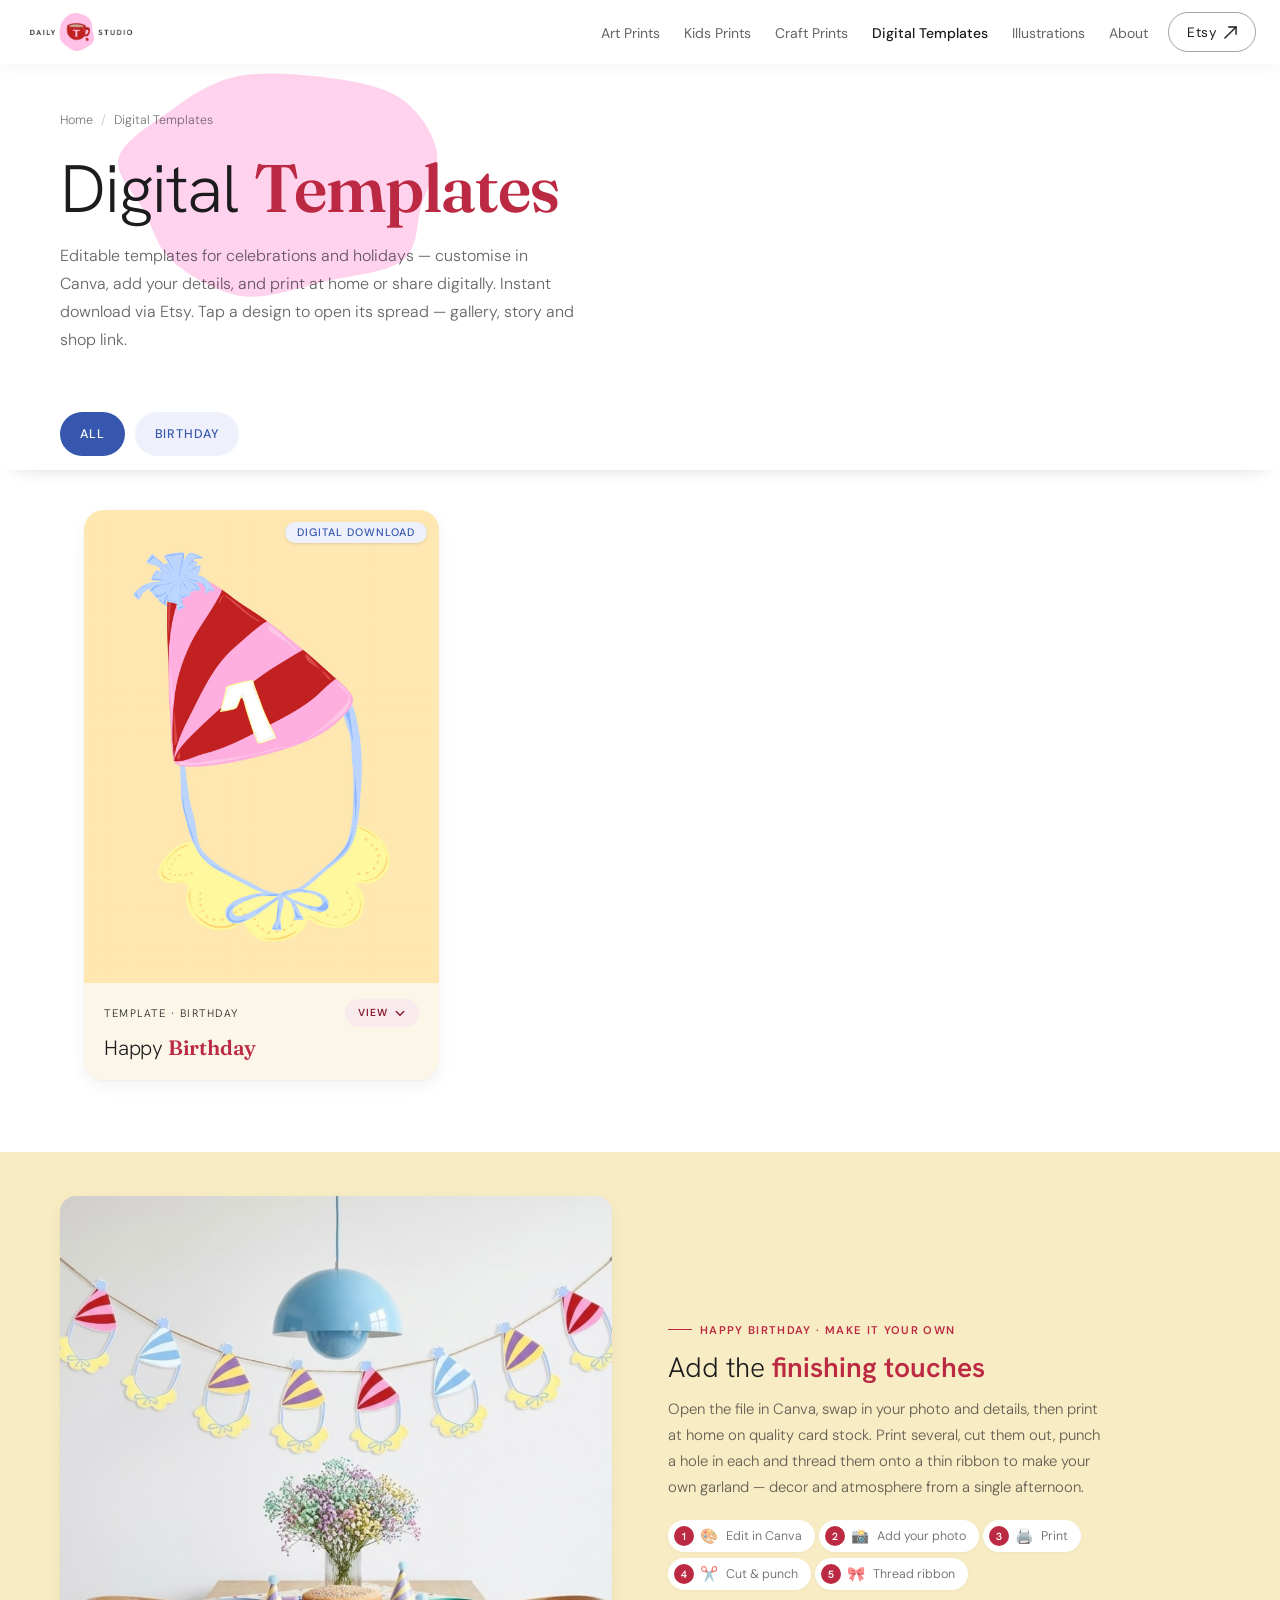
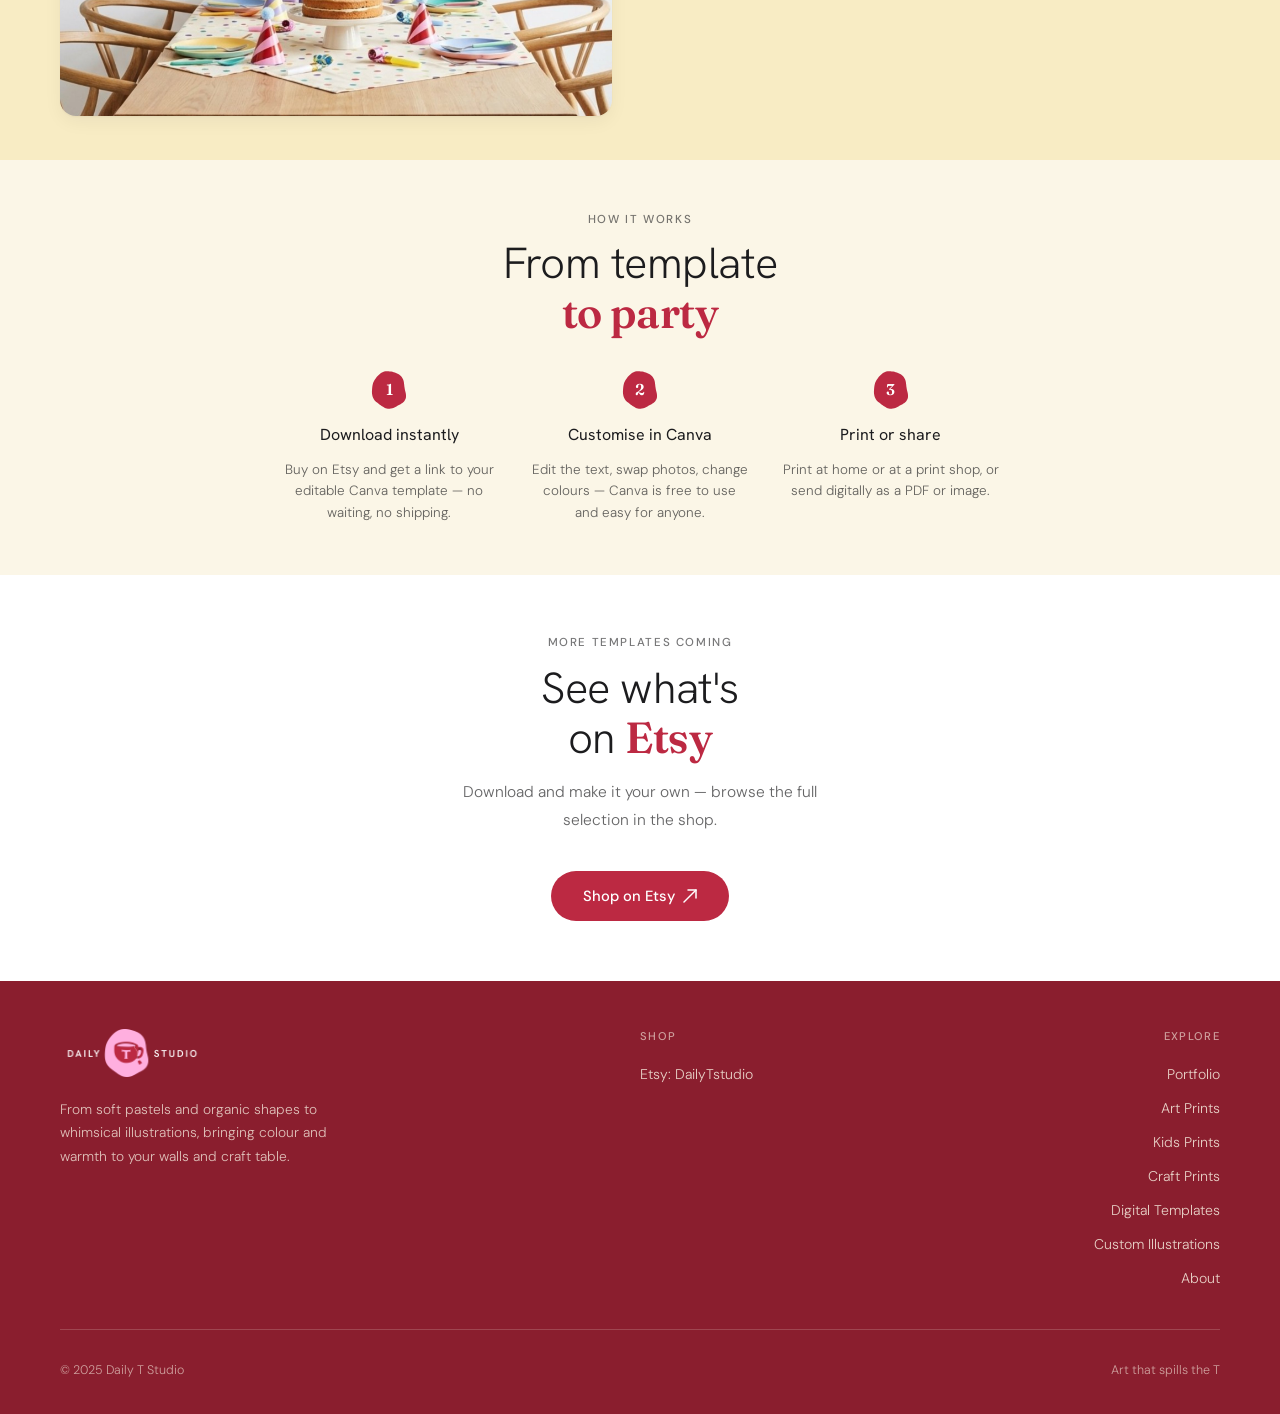
<file: pages/digital-templates.html>
<!DOCTYPE html>
<html lang="en">
<head>
  <meta charset="UTF-8"/>
  <meta name="viewport" content="width=device-width, initial-scale=1.0"/>
<meta name="theme-color" content="#BC2942"/>
  <meta http-equiv="Content-Security-Policy" content="upgrade-insecure-requests"/>
  <script>document.documentElement.classList.add('js');</script>
  <meta name="color-scheme" content="light only"/>

  <title>Digital Templates — Editable Canva Templates | Daily T Studio</title>
  <meta name="description" content="Editable Canva templates for celebrations and holidays — birthday invitations and more. Add your details, print at home or share digitally. Instant download on Etsy."/>
  <meta name="keywords" content="canva template, editable digital template, birthday invitation template, printable invitation, digital download etsy, canva birthday template, kids party invitation, customisable invitation"/>
  <link rel="canonical" href="https://dailytstudio.com/pages/digital-templates.html"/>


  <meta property="og:type" content="website"/>
  <meta property="og:url" content="https://dailytstudio.com/pages/digital-templates.html"/>
  <meta property="og:title" content="Digital Templates — Editable Canva Templates | Daily T Studio"/>
  <meta property="og:description" content="Editable Canva templates for celebrations and holidays — add your details, print at home or share digitally. Instant download on Etsy."/>
  <meta property="og:image" content="https://dailytstudio.com/images/og-image.jpeg"/>
  <meta property="og:image:width" content="1200"/>
  <meta property="og:image:height" content="630"/>
  <meta property="og:site_name" content="Daily T Studio"/>
  <meta property="og:locale" content="en_US"/>

  <meta name="twitter:card" content="summary_large_image"/>
  <meta name="twitter:title" content="Digital Templates — Editable Canva Templates | Daily T Studio"/>
  <meta name="twitter:description" content="Editable Canva templates for celebrations and holidays — add your details, print at home or share digitally. Instant download on Etsy."/>
  <meta name="twitter:image" content="https://dailytstudio.com/images/og-image.jpeg"/>

  <script type="application/ld+json">
  {
    "@context": "https://schema.org",
    "@type": "CollectionPage",
    "name": "Digital Templates — Daily T Studio",
    "description": "Editable digital templates for celebrations and holidays, customisable in Canva and printable at home.",
    "url": "https://dailytstudio.com/pages/digital-templates.html",
    "provider": {
      "@type": "Brand",
      "name": "Daily T Studio",
      "url": "https://dailytstudio.com"
    },
    "hasPart": [
      {
        "@type": "Product",
        "name": "Happy Birthday — Invitation Template",
        "description": "A personalised birthday invitation — edit in Canva, add your photo and send.",
        "category": "Digital Template",
        "offers": { "@type": "Offer", "availability": "https://schema.org/InStock", "priceCurrency": "NOK" }
      }
    ]
  }
  </script>

  <!-- Favicon (root-relative → works on every page; SVG preferred, .ico fallback) -->
  <link rel="icon" href="/favicon.ico" sizes="any"/>
  <link rel="icon" href="/favicon.svg" type="image/svg+xml"/>
  <link rel="apple-touch-icon" href="/images/medium-favicon.png"/>
  <link rel="preconnect" href="https://fonts.googleapis.com">
  <link href="https://fonts.googleapis.com/css2?family=Hanken+Grotesk:wght@300;400;500;600;700&family=DM+Sans:opsz,wght@9..40,300;9..40,400;9..40,500&family=Fraunces:ital,opsz,wght@0,9..144,600;1,9..144,600&display=swap" rel="stylesheet">
  <link rel="stylesheet" href="../style.css"/>
  <script src="../js/site.js" defer></script>
</head>
<body class="page-templates">

<a href="#main" class="skip-link">Skip to content</a>

<nav id="nav">
  <a href="../index.html" class="nav-logo">
    <img src="../images/document-header.png" alt="Daily T Studio" width="114" height="38"/>
  </a>
  <div class="nav-right">
    <ul class="nav-links">
      <li><a href="art-prints.html">Art Prints</a></li>
      <li><a href="kids-prints.html">Kids Prints</a></li>
      <li><a href="craft-prints.html">Craft Prints</a></li>
      <li><a href="digital-templates.html" class="active">Digital Templates</a></li>
      <li><a href="illustrations.html">Illustrations</a></li>
      <li><a href="about.html">About</a></li>
    </ul>
    <a href="https://www.etsy.com/shop/DailyTstudio" target="_blank" rel="noopener" class="nav-btn">
      Etsy <svg width="13" height="13" viewBox="0 0 14 14" fill="none" aria-hidden="true"><line x1="1" y1="13" x2="13" y2="1" stroke="currentColor" stroke-width="1.5" stroke-linecap="round"/><polyline points="5,1 13,1 13,9" fill="none" stroke="currentColor" stroke-width="1.5" stroke-linecap="round" stroke-linejoin="round"/></svg>
    </a>
    <button class="nav-hamburger" id="hamburger" aria-label="Open menu" aria-expanded="false" aria-controls="mobile-menu">
      <span></span><span></span><span></span>
    </button>
  </div>
</nav>

<div class="mobile-menu" id="mobile-menu" aria-hidden="true">
    <a href="art-prints.html">Art Prints</a>
  <a href="kids-prints.html">Kids Prints</a>
  <a href="craft-prints.html">Craft Prints</a>
  <a href="digital-templates.html" class="active">Digital Templates</a>
  <a href="illustrations.html">Illustrations</a>
  <a href="about.html">About</a>

  <a href="https://www.etsy.com/shop/DailyTstudio" target="_blank" rel="noopener" class="menu-etsy">
    Visit Etsy <svg width="13" height="13" viewBox="0 0 14 14" fill="none" aria-hidden="true"><line x1="1" y1="13" x2="13" y2="1" stroke="currentColor" stroke-width="1.5" stroke-linecap="round"/><polyline points="5,1 13,1 13,9" fill="none" stroke="currentColor" stroke-width="1.5" stroke-linecap="round" stroke-linejoin="round"/></svg>
  </a>
</div>

<main id="main">

<div class="page-header">
  <div class="breadcrumb">
    <a href="../index.html">Home</a>
    <span class="breadcrumb-sep">/</span>
    <span>Digital Templates</span>
  </div>
  <h1 class="blob-bg">Digital <em>Templates</em></h1>
  <p>Editable templates for celebrations and holidays — customise in Canva, add your details, and print at home or share digitally. Instant download via Etsy. Tap a design to open its spread — gallery, story and shop link.</p>
</div>

<div class="filter-bar">
  <button class="filter-btn active" data-filter="all">All</button>
  <button class="filter-btn" data-filter="birthday">Birthday</button>
</div>

<div class="design-grid">

  <!-- 1. HAPPY BIRTHDAY -->
  <details class="design reveal" data-category="birthday" id="happy-birthday">
    <summary>
      <div class="design-cover">
        <img src="../images/bday-card.jpg" alt="Happy Birthday invitation template — front" width="900" height="1200" loading="lazy" decoding="async"/>
        <span class="format-pill pill-digital">Digital download</span>
      </div>
      <div class="design-bar">
        <span class="design-kick">Template · Birthday</span>
        <h2 class="design-name">Happy <em>Birthday</em></h2>
        <span class="design-toggle" aria-hidden="true"><span class="dt-open">View</span><span class="dt-close">Close</span><svg width="12" height="12" viewBox="0 0 16 16" fill="none" aria-hidden="true"><polyline points="3,6 8,11 13,6" stroke="currentColor" stroke-width="2" stroke-linecap="round" stroke-linejoin="round"/></svg></span>
      </div>
    </summary>
    <div class="design-detail">
      <div class="carousel-wrap" data-carousel>
        <div class="carousel-slides">
          <div class="carousel-slide"><img src="../images/bday-card.jpg" alt="Happy Birthday invitation template — front" width="900" height="1200" loading="lazy" decoding="async"/></div>
        </div>
      </div>
      <div class="design-info">
        <div class="tag-row">
          <span class="tag-outline">Birthday</span>
          <span class="format-pill pill-digital">Digital download</span>
        </div>
        <p class="print-desc">A flexible birthday invitation that's easy to make your own — open it in Canva, add your child's name, photo and party details, and you're ready to print or send digitally. Designed to feel personal without the hassle of starting from scratch.</p>
        <p class="print-meta">Editable in Canva · Print at home or send digitally · Instant download</p>
        <span class="btn-soon">Soon on Etsy</span>
      </div>
    </div>
  </details>

</div>

<!-- DIY STRIP under Birthday Template — finishing touches -->
<section class="diy-strip reveal" data-category="birthday">
  <div class="diy-strip-inner">
    <div class="diy-strip-img">
      <img src="../images/garland.jpeg" alt="Finished birthday invitation with garland" width="800" height="1000" style="aspect-ratio:4/5;" loading="lazy" decoding="async"/>
    </div>
    <div class="diy-strip-text">
      <span class="diy-strip-kicker">Happy Birthday · Make it your own</span>
      <h3 class="diy-strip-heading">Add the <em>finishing touches</em></h3>
      <p class="diy-strip-desc">Open the file in Canva, swap in your photo and details, then print at home on quality card stock. Print several, cut them out, punch a hole in each and thread them onto a thin ribbon to make your own garland — decor and atmosphere from a single afternoon.</p>
      <div class="diy-strip-steps">
        <span class="diy-strip-step"><span class="diy-strip-step-num">1</span><span class="diy-strip-step-emoji">🎨</span> Edit in Canva</span>
        <span class="diy-strip-step"><span class="diy-strip-step-num">2</span><span class="diy-strip-step-emoji">📸</span> Add your photo</span>
        <span class="diy-strip-step"><span class="diy-strip-step-num">3</span><span class="diy-strip-step-emoji">🖨️</span> Print</span>
        <span class="diy-strip-step"><span class="diy-strip-step-num">4</span><span class="diy-strip-step-emoji">✂️</span> Cut &amp; punch</span>
        <span class="diy-strip-step"><span class="diy-strip-step-num">5</span><span class="diy-strip-step-emoji">🎀</span> Thread ribbon</span>
      </div>
    </div>
  </div>
</section>

<section class="how-section">
  <span class="kicker" style="display:block;margin-bottom:12px;">How it works</span>
  <h2 class="sec-title">From template<br/><em>to party</em></h2>
  <div class="how-steps">
    <div class="how-step reveal">
      <div class="how-num">1</div>
      <div class="how-title">Download instantly</div>
      <p class="how-desc">Buy on Etsy and get a link to your editable Canva template — no waiting, no shipping.</p>
    </div>
    <div class="how-step reveal d1">
      <div class="how-num">2</div>
      <div class="how-title">Customise in Canva</div>
      <p class="how-desc">Edit the text, swap photos, change colours — Canva is free to use and easy for anyone.</p>
    </div>
    <div class="how-step reveal d2">
      <div class="how-num">3</div>
      <div class="how-title">Print or share</div>
      <p class="how-desc">Print at home or at a print shop, or send digitally as a PDF or image.</p>
    </div>
  </div>
</section>

<section class="cta-section">
  <span class="kicker" style="display:block;margin-bottom:14px;">More templates coming</span>
  <h2 class="sec-title reveal">See what's<br/>on <em>Etsy</em></h2>
  <p class="reveal d1">Download and make it your own — browse the full selection in the shop.</p>
  <a href="https://www.etsy.com/shop/DailyTstudio" target="_blank" rel="noopener" class="btn-etsy reveal d2">
    Shop on Etsy <svg width="14" height="14" viewBox="0 0 14 14" fill="none" style="flex-shrink:0" aria-hidden="true"><line x1="1" y1="13" x2="13" y2="1" stroke="currentColor" stroke-width="1.5" stroke-linecap="round"/><polyline points="5,1 13,1 13,9" fill="none" stroke="currentColor" stroke-width="1.5" stroke-linecap="round" stroke-linejoin="round"/></svg>
  </a>
</section>

</main>

<!-- Sticky Etsy CTA (mobile) -->
<div class="sticky-etsy" id="sticky-etsy" hidden>
  <a href="https://www.etsy.com/shop/DailyTstudio" target="_blank" rel="noopener" class="btn-etsy">
    Shop on Etsy <svg width="14" height="14" viewBox="0 0 14 14" fill="none" style="flex-shrink:0" aria-hidden="true"><line x1="1" y1="13" x2="13" y2="1" stroke="currentColor" stroke-width="1.5" stroke-linecap="round"/><polyline points="5,1 13,1 13,9" fill="none" stroke="currentColor" stroke-width="1.5" stroke-linecap="round" stroke-linejoin="round"/></svg>
  </a>
</div>

<footer>
  <div class="footer-top">
    <div class="footer-brand">
      <a href="../index.html" class="footer-logo"><img src="../images/logo-white.png" alt="Daily T Studio" loading="lazy" decoding="async"/></a>
      <p>From soft pastels and organic shapes to whimsical illustrations, bringing colour and warmth to your walls and craft table.</p>
    </div>
    <div class="footer-col">
      <h4>Shop</h4>
      <a href="https://www.etsy.com/shop/DailyTstudio" target="_blank" rel="noopener">Etsy: DailyTstudio</a>
    </div>
    <div class="footer-col footer-col-end">
      <h4>Explore</h4>
      <a href="../index.html#work">Portfolio</a>
      <a href="art-prints.html">Art Prints</a>
      <a href="kids-prints.html">Kids Prints</a>
      <a href="craft-prints.html">Craft Prints</a>
      <a href="digital-templates.html">Digital Templates</a>
      <a href="illustrations.html">Custom Illustrations</a>
      <a href="about.html">About</a>
    </div>
  </div>
  <div class="footer-bottom">
    <span>© 2025 Daily T Studio</span>
    <span>Art that spills the T</span>
  </div>
</footer>

</body>
</html>
</file>
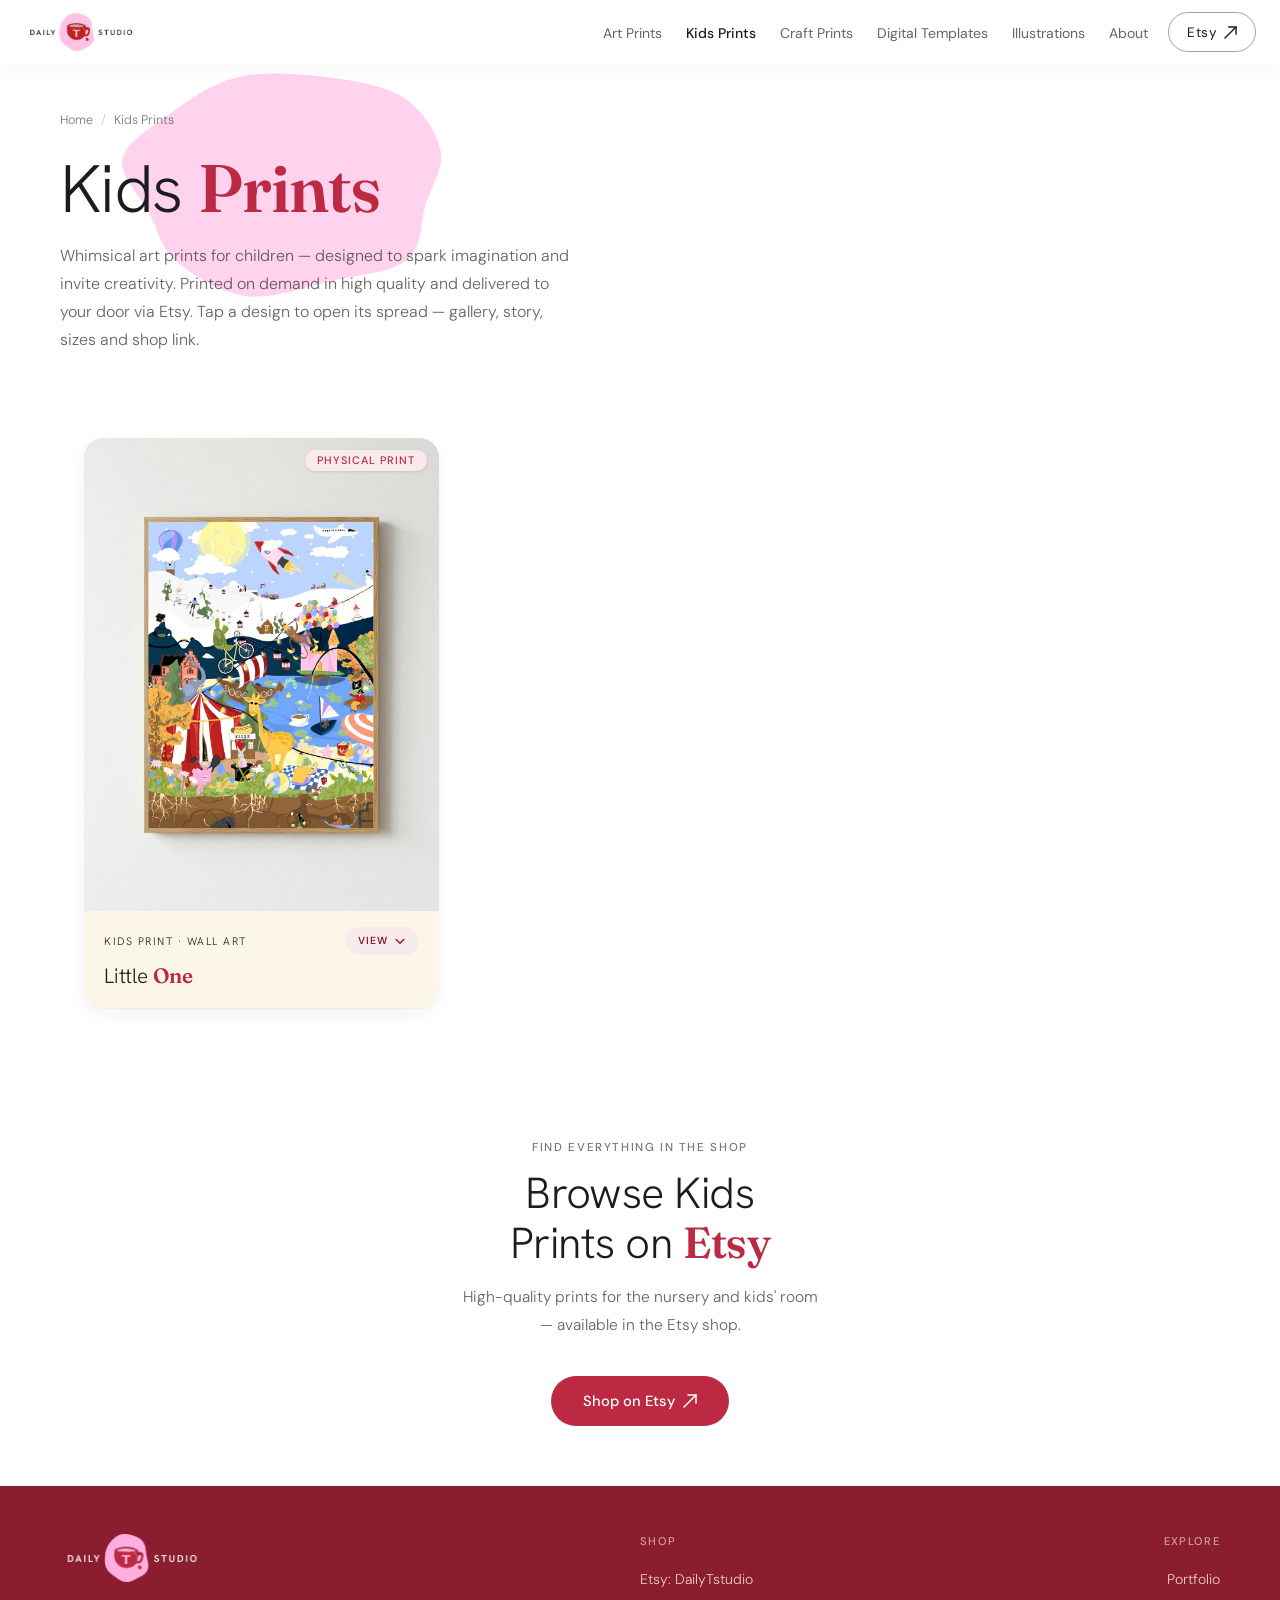
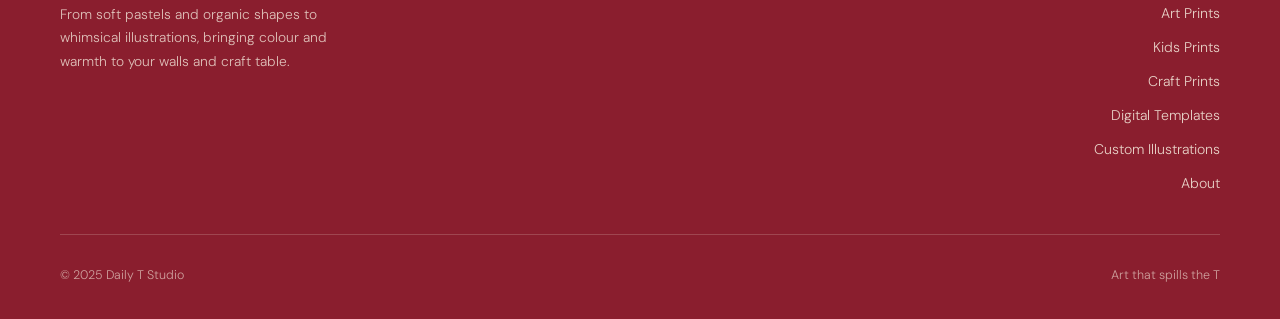
<file: pages/kids-prints.html>
<!DOCTYPE html>
<html lang="en">
<head>
  <meta charset="UTF-8"/>
  <meta name="viewport" content="width=device-width, initial-scale=1.0"/>
<meta name="theme-color" content="#BC2942"/>
  <meta http-equiv="Content-Security-Policy" content="upgrade-insecure-requests"/>
  <script>document.documentElement.classList.add('js');</script>
  <meta name="color-scheme" content="light only"/>

  <title>Kids Prints — Wall Art for Children | Daily T Studio</title>
  <meta name="description" content="Whimsical, hand-drawn art prints for children — nursery art and kids room posters designed to spark imagination. Printed on demand, available on Etsy."/>
  <meta name="keywords" content="kids wall art print, nursery art print, children's room poster, printable kids art, kids room decor etsy, nursery wall art"/>
  <link rel="canonical" href="https://dailytstudio.com/pages/kids-prints.html"/>


  <meta property="og:type" content="website"/>
  <meta property="og:url" content="https://dailytstudio.com/pages/kids-prints.html"/>
  <meta property="og:title" content="Kids Prints — Wall Art for Children | Daily T Studio"/>
  <meta property="og:description" content="Whimsical, hand-drawn art prints for children — nursery art and kids room posters. Available on Etsy."/>
  <meta property="og:image" content="https://dailytstudio.com/images/og-image.jpeg"/>
  <meta property="og:image:width" content="1200"/>
  <meta property="og:image:height" content="630"/>
  <meta property="og:site_name" content="Daily T Studio"/>
  <meta property="og:locale" content="en_US"/>

  <meta name="twitter:card" content="summary_large_image"/>
  <meta name="twitter:title" content="Kids Prints — Wall Art for Children | Daily T Studio"/>
  <meta name="twitter:description" content="Whimsical, hand-drawn art prints for children — nursery art and kids room posters. Available on Etsy."/>
  <meta name="twitter:image" content="https://dailytstudio.com/images/og-image.jpeg"/>

  <script type="application/ld+json">
  {
    "@context": "https://schema.org",
    "@type": "CollectionPage",
    "name": "Kids Prints — Daily T Studio",
    "description": "Whimsical, hand-drawn wall art prints for children, including nursery art and kids room prints.",
    "url": "https://dailytstudio.com/pages/kids-prints.html",
    "provider": {
      "@type": "Brand",
      "name": "Daily T Studio",
      "url": "https://dailytstudio.com"
    },
    "hasPart": [
      {
        "@type": "Product",
        "name": "Little One",
        "description": "A whimsical art print packed with details, made for curious little eyes.",
        "category": "Kids Wall Art",
        "offers": { "@type": "Offer", "availability": "https://schema.org/InStock", "priceCurrency": "NOK" }
      }]
  }
  </script>

  <!-- Favicon (root-relative → works on every page; SVG preferred, .ico fallback) -->
  <link rel="icon" href="/favicon.ico" sizes="any"/>
  <link rel="icon" href="/favicon.svg" type="image/svg+xml"/>
  <link rel="apple-touch-icon" href="/images/medium-favicon.png"/>
  <link rel="preconnect" href="https://fonts.googleapis.com">
  <link href="https://fonts.googleapis.com/css2?family=Hanken+Grotesk:wght@300;400;500;600;700&family=DM+Sans:opsz,wght@9..40,300;9..40,400;9..40,500&family=Fraunces:ital,opsz,wght@0,9..144,600;1,9..144,600&display=swap" rel="stylesheet">
  <link rel="stylesheet" href="../style.css"/>
  <script src="../js/site.js" defer></script>
</head>
<body class="page-kids-prints">

<a href="#main" class="skip-link">Skip to content</a>

<nav id="nav">
  <a href="../index.html" class="nav-logo">
    <img src="../images/document-header.png" alt="Daily T Studio" width="114" height="38"/>
  </a>
  <div class="nav-right">
    <ul class="nav-links">
      <li><a href="art-prints.html">Art Prints</a></li>
      <li><a href="kids-prints.html" class="active">Kids Prints</a></li>
      <li><a href="craft-prints.html">Craft Prints</a></li>
      <li><a href="digital-templates.html">Digital Templates</a></li>
      <li><a href="illustrations.html">Illustrations</a></li>
      <li><a href="about.html">About</a></li>
    </ul>
    <a href="https://www.etsy.com/shop/DailyTstudio" target="_blank" rel="noopener" class="nav-btn">
      Etsy <svg width="13" height="13" viewBox="0 0 14 14" fill="none" aria-hidden="true"><line x1="1" y1="13" x2="13" y2="1" stroke="currentColor" stroke-width="1.5" stroke-linecap="round"/><polyline points="5,1 13,1 13,9" fill="none" stroke="currentColor" stroke-width="1.5" stroke-linecap="round" stroke-linejoin="round"/></svg>
    </a>
    <button class="nav-hamburger" id="hamburger" aria-label="Open menu" aria-expanded="false" aria-controls="mobile-menu">
      <span></span><span></span><span></span>
    </button>
  </div>
</nav>

<div class="mobile-menu" id="mobile-menu" aria-hidden="true">
    <a href="art-prints.html">Art Prints</a>
  <a href="kids-prints.html" class="active">Kids Prints</a>
  <a href="craft-prints.html">Craft Prints</a>
  <a href="digital-templates.html">Digital Templates</a>
  <a href="illustrations.html">Illustrations</a>
  <a href="about.html">About</a>

  <a href="https://www.etsy.com/shop/DailyTstudio" target="_blank" rel="noopener" class="menu-etsy">
    Visit Etsy <svg width="13" height="13" viewBox="0 0 14 14" fill="none" aria-hidden="true"><line x1="1" y1="13" x2="13" y2="1" stroke="currentColor" stroke-width="1.5" stroke-linecap="round"/><polyline points="5,1 13,1 13,9" fill="none" stroke="currentColor" stroke-width="1.5" stroke-linecap="round" stroke-linejoin="round"/></svg>
  </a>
</div>

<main id="main">

<div class="page-header">
  <div class="breadcrumb">
    <a href="../index.html">Home</a>
    <span class="breadcrumb-sep">/</span>
    <span>Kids Prints</span>
  </div>
  <h1 class="blob-bg">Kids <em>Prints</em></h1>
  <p>Whimsical art prints for children — designed to spark imagination and invite creativity. Printed on demand in high quality and delivered to your door via Etsy. Tap a design to open its spread — gallery, story, sizes and shop link.</p>
</div>


<div class="design-grid">

  <!-- 1. LITTLE ONE -->
  <details class="design reveal" data-category="wallart" id="little-one">
    <summary>
      <div class="design-cover">
        <img src="../images/ada.jpeg" alt="Little One — whimsical kids art print" width="900" height="1200" loading="lazy" decoding="async"/>
        <span class="format-pill pill-physical">Physical print</span>
      </div>
      <div class="design-bar">
        <span class="design-kick">Kids Print · Wall Art</span>
        <h2 class="design-name">Little <em>One</em></h2>
        <span class="design-toggle" aria-hidden="true"><span class="dt-open">View</span><span class="dt-close">Close</span><svg width="12" height="12" viewBox="0 0 16 16" fill="none" aria-hidden="true"><polyline points="3,6 8,11 13,6" stroke="currentColor" stroke-width="2" stroke-linecap="round" stroke-linejoin="round"/></svg></span>
      </div>
    </summary>
    <div class="design-detail">
      <div class="carousel-wrap" data-carousel>
        <div class="carousel-slides">
          <div class="carousel-slide"><img src="../images/ada.jpeg" alt="Little One — whimsical kids art print" width="900" height="1200" loading="lazy" decoding="async"/></div>
          <div class="carousel-slide"><img src="../images/ada-barnerom.jpeg" alt="Little One shown in a child's bedroom" width="900" height="1200" loading="lazy" decoding="async"/></div>
        </div>
        <button class="c-btn c-prev" aria-label="Previous image"><svg width="15" height="15" viewBox="0 0 16 16" fill="none" aria-hidden="true"><polyline points="10,2 4,8 10,14" stroke="#1C1C1E" stroke-width="1.8" stroke-linecap="round" stroke-linejoin="round"/></svg></button>
        <button class="c-btn c-next" aria-label="Next image"><svg width="15" height="15" viewBox="0 0 16 16" fill="none" aria-hidden="true"><polyline points="6,2 12,8 6,14" stroke="#1C1C1E" stroke-width="1.8" stroke-linecap="round" stroke-linejoin="round"/></svg></button>
        <div class="c-dots">
          <button class="cdot active" aria-label="Go to image 1"></button>
          <button class="cdot" aria-label="Go to image 2"></button>
        </div>
      </div>
      <div class="design-info">
        <div class="tag-row">
          <span class="tag-outline">Wall Art</span>
          <span class="format-pill pill-physical">Physical print</span>
        </div>
        <p class="print-desc">A whimsical art print for the nursery or kids' bedroom — packed with tiny details, odd characters and hidden corners waiting to be discovered. Drawn digitally by hand with an Apple Pencil in Linearity Curve, over a period of one and a half years, in stolen moments here and there.</p>
        <p class="print-process-link">See process photos on the <a href="about.html#process">About page</a>.</p>
        <p class="print-meta">Available in multiple sizes · Print on demand via Etsy</p>
        <span class="btn-soon">Soon on Etsy</span>
      </div>
    </div>
  </details>

</div>

<section class="cta-section">
  <span class="kicker" style="display:block;margin-bottom:14px;">Find everything in the shop</span>
  <h2 class="sec-title reveal">Browse Kids<br/>Prints on <em>Etsy</em></h2>
  <p class="reveal d1">High-quality prints for the nursery and kids' room — available in the Etsy shop.</p>
  <a href="https://www.etsy.com/shop/DailyTstudio" target="_blank" rel="noopener" class="btn-etsy reveal d2">
    Shop on Etsy <svg width="14" height="14" viewBox="0 0 14 14" fill="none" style="flex-shrink:0" aria-hidden="true"><line x1="1" y1="13" x2="13" y2="1" stroke="currentColor" stroke-width="1.5" stroke-linecap="round"/><polyline points="5,1 13,1 13,9" fill="none" stroke="currentColor" stroke-width="1.5" stroke-linecap="round" stroke-linejoin="round"/></svg>
  </a>
</section>

</main>

<!-- Sticky Etsy CTA (mobile) -->
<div class="sticky-etsy" id="sticky-etsy" hidden>
  <a href="https://www.etsy.com/shop/DailyTstudio" target="_blank" rel="noopener" class="btn-etsy">
    Shop on Etsy <svg width="14" height="14" viewBox="0 0 14 14" fill="none" style="flex-shrink:0" aria-hidden="true"><line x1="1" y1="13" x2="13" y2="1" stroke="currentColor" stroke-width="1.5" stroke-linecap="round"/><polyline points="5,1 13,1 13,9" fill="none" stroke="currentColor" stroke-width="1.5" stroke-linecap="round" stroke-linejoin="round"/></svg>
  </a>
</div>

<footer>
  <div class="footer-top">
    <div class="footer-brand">
      <a href="../index.html" class="footer-logo"><img src="../images/logo-white.png" alt="Daily T Studio" loading="lazy" decoding="async"/></a>
      <p>From soft pastels and organic shapes to whimsical illustrations, bringing colour and warmth to your walls and craft table.</p>
    </div>
    <div class="footer-col">
      <h4>Shop</h4>
      <a href="https://www.etsy.com/shop/DailyTstudio" target="_blank" rel="noopener">Etsy: DailyTstudio</a>
    </div>
    <div class="footer-col footer-col-end">
      <h4>Explore</h4>
      <a href="../index.html#work">Portfolio</a>
      <a href="art-prints.html">Art Prints</a>
      <a href="kids-prints.html">Kids Prints</a>
      <a href="craft-prints.html">Craft Prints</a>
      <a href="digital-templates.html">Digital Templates</a>
      <a href="illustrations.html">Custom Illustrations</a>
      <a href="about.html">About</a>
    </div>
  </div>
  <div class="footer-bottom">
    <span>© 2025 Daily T Studio</span>
    <span>Art that spills the T</span>
  </div>
</footer>

</body>
</html>
</file>
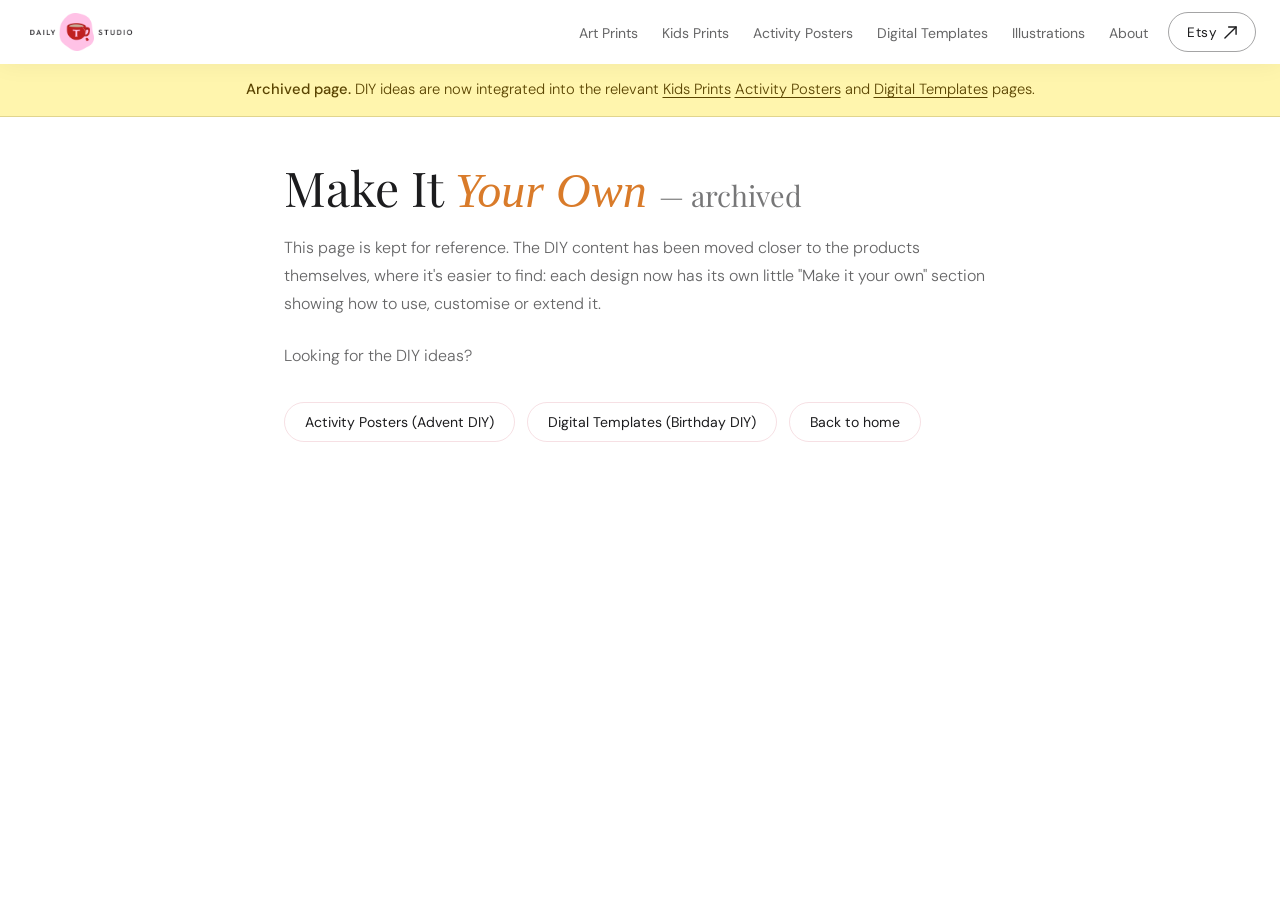
<file: pages/make-it-your-own .html>
<!DOCTYPE html>
<html lang="en">
<head>
  <meta charset="UTF-8"/>
  <meta name="viewport" content="width=device-width, initial-scale=1.0"/>
  <meta name="color-scheme" content="light only"/>
  <meta name="robots" content="noindex, nofollow"/>

  <title>Make It Your Own — Archive | Daily T Studio</title>
  <meta name="description" content="Archived: the original Make It Your Own page. DIY ideas have been integrated into the relevant product pages."/>

  <!-- Favicon -->
  <link rel="icon" href="../favicon.ico" sizes="any"/>
  <link rel="icon" type="image/png" sizes="32x32" href="../images/mini-favicon.png"/>
  <link rel="apple-touch-icon" sizes="180x180" href="../images/medium-favicon.png"/>
  <link rel="icon" type="image/png" sizes="512x512" href="../images/favicon.png"/>

  <link rel="preconnect" href="https://fonts.googleapis.com">
  <link href="https://fonts.googleapis.com/css2?family=Playfair+Display:ital,wght@0,400;0,600;1,400;1,600&family=DM+Sans:opsz,wght@9..40,300;9..40,400;9..40,500&display=swap" rel="stylesheet">
  <link rel="stylesheet" href="../style.css"/>
  <script src="../js/site.js" defer></script>
  <style>
    /* ── Archive banner ── */
    .archive-banner {
      background:#FFF5AD; color:#5a4400;
      padding:14px 24px; text-align:center;
      font-size:0.92rem; line-height:1.6;
      border-bottom:1px solid rgba(90,68,0,0.18);
      position:fixed; top:64px; left:0; right:0; z-index:150;
    }
    .archive-banner strong { font-weight:500; }
    .archive-banner a { color:#5a4400; text-decoration:underline; text-underline-offset:3px; }

    /* ── Archive page header ── */
    .archive-header {
      padding:160px 24px 56px;
      max-width:760px; margin:0 auto;
    }
    .archive-header h1 {
      font-family:'Playfair Display',serif;
      font-size:clamp(2rem,4vw,3rem); font-weight:400; line-height:1.15;
      margin-bottom:16px;
    }
    .archive-header h1 em { font-style:italic; color:#d97b2a; }
    .archive-header p { font-size:1rem; line-height:1.75; color:var(--ink-soft); margin-bottom:24px; }
    .archive-links {
      display:flex; flex-wrap:wrap; gap:12px; margin-top:32px;
    }
    .archive-links a {
      font-size:0.88rem; font-weight:400;
      padding:10px 20px; border-radius:50px;
      border:1.5px solid var(--rule);
      color:var(--ink); text-decoration:none;
      transition:background .2s, border-color .2s;
    }
    .archive-links a:hover { background:var(--off-white); border-color:var(--ink); }
  </style>
</head>
<body class="page-archive">

<a href="#main" class="skip-link">Skip to content</a>

<nav id="nav">
  <a href="../index.html" class="nav-logo">
    <img src="../images/document-header.png" alt="Daily T Studio" width="114" height="38"/>
  </a>
  <div class="nav-right">
    <ul class="nav-links">
      <li><a href="art-prints.html">Art Prints</a></li>
      <li><a href="kids-prints.html">Kids Prints</a></li>
      <li><a href="activity-posters.html">Activity Posters</a></li>
      <li><a href="digital-templates.html">Digital Templates</a></li>
      <li><a href="illustrations.html">Illustrations</a></li>
      <li><a href="about.html">About</a></li>
    </ul>
    <a href="https://www.etsy.com/shop/DailyTstudio" target="_blank" rel="noopener" class="nav-btn">
      Etsy <svg width="13" height="13" viewBox="0 0 14 14" fill="none" aria-hidden="true"><line x1="1" y1="13" x2="13" y2="1" stroke="currentColor" stroke-width="1.5" stroke-linecap="round"/><polyline points="5,1 13,1 13,9" fill="none" stroke="currentColor" stroke-width="1.5" stroke-linecap="round" stroke-linejoin="round"/></svg>
    </a>
    <button class="nav-hamburger" id="hamburger" aria-label="Open menu" aria-expanded="false" aria-controls="mobile-menu">
      <span></span><span></span><span></span>
    </button>
  </div>
</nav>

<div class="mobile-menu" id="mobile-menu" aria-hidden="true">
    <a href="art-prints.html">Art Prints</a>
  <a href="kids-prints.html">Kids Prints</a>
  <a href="activity-posters.html">Activity Posters</a>
  <a href="digital-templates.html">Digital Templates</a>
  <a href="illustrations.html">Illustrations</a>
  <a href="about.html">About</a>

  <a href="https://www.etsy.com/shop/DailyTstudio" target="_blank" rel="noopener" class="menu-etsy">
    Visit Etsy <svg width="13" height="13" viewBox="0 0 14 14" fill="none" aria-hidden="true"><line x1="1" y1="13" x2="13" y2="1" stroke="currentColor" stroke-width="1.5" stroke-linecap="round"/><polyline points="5,1 13,1 13,9" fill="none" stroke="currentColor" stroke-width="1.5" stroke-linecap="round" stroke-linejoin="round"/></svg>
  </a>
</div>

<div class="archive-banner">
  <strong>Archived page.</strong> DIY ideas are now integrated into the relevant <a href="kids-prints.html">Kids Prints</a>
      <a href="activity-posters.html">Activity Posters</a> and <a href="digital-templates.html">Digital Templates</a> pages.
</div>

<main id="main">
<section class="archive-header">
  <h1>Make It <em>Your Own</em> <span style="font-size:0.6em;color:var(--ink-muted);font-style:normal;">— archived</span></h1>
  <p>This page is kept for reference. The DIY content has been moved closer to the products themselves, where it's easier to find: each design now has its own little "Make it your own" section showing how to use, customise or extend it.</p>
  <p>Looking for the DIY ideas?</p>
  <div class="archive-links">
    <a href="activity-posters.html">Activity Posters (Advent DIY)</a>
    <a href="digital-templates.html">Digital Templates (Birthday DIY)</a>
    <a href="../index.html">Back to home</a>
  </div>
</section>
</main>

</body>
</html>
</file>
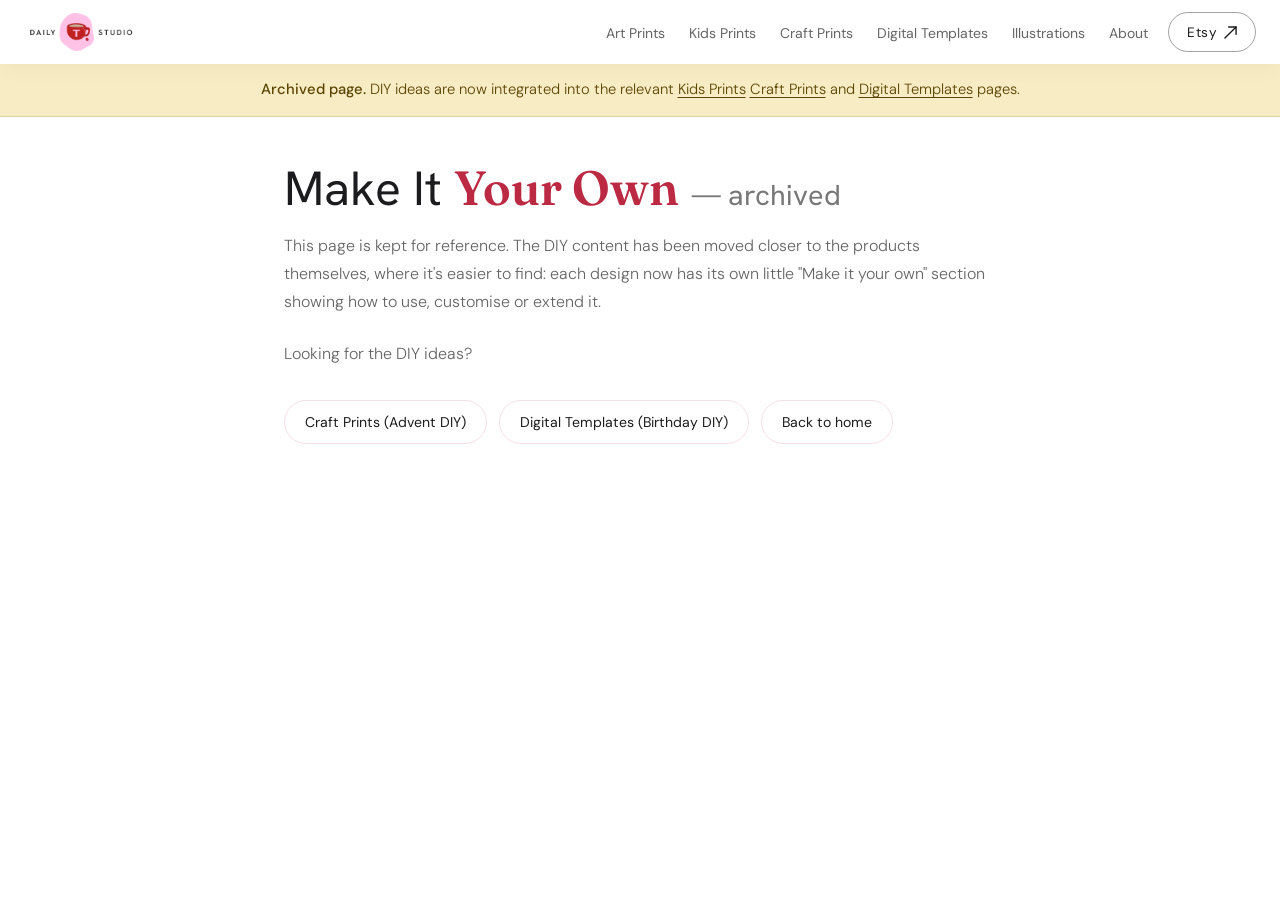
<file: pages/make-it-your-own.html>
<!DOCTYPE html>
<html lang="en">
<head>
  <meta charset="UTF-8"/>
  <meta name="viewport" content="width=device-width, initial-scale=1.0"/>
<meta name="theme-color" content="#BC2942"/>
  <meta http-equiv="Content-Security-Policy" content="upgrade-insecure-requests"/>
  <script>document.documentElement.classList.add('js');</script>
  <meta name="color-scheme" content="light only"/>
  <meta name="robots" content="noindex, nofollow"/>

  <title>Make It Your Own — Archive | Daily T Studio</title>
  <meta name="description" content="Archived: the original Make It Your Own page. DIY ideas have been integrated into the relevant product pages."/>


  <!-- Favicon (root-relative → works on every page; SVG preferred, .ico fallback) -->
  <link rel="icon" href="/favicon.ico" sizes="any"/>
  <link rel="icon" href="/favicon.svg" type="image/svg+xml"/>
  <link rel="apple-touch-icon" href="/images/medium-favicon.png"/>
  <link rel="preconnect" href="https://fonts.googleapis.com">
  <link href="https://fonts.googleapis.com/css2?family=Hanken+Grotesk:wght@300;400;500;600;700&family=DM+Sans:opsz,wght@9..40,300;9..40,400;9..40,500&family=Fraunces:ital,opsz,wght@0,9..144,600;1,9..144,600&display=swap" rel="stylesheet">
  <link rel="stylesheet" href="../style.css"/>
  <script src="../js/site.js" defer></script>
  <style>
    /* ── Archive banner ── */
    .archive-banner {
      background:var(--butter-soft); color:#5a4400;
      padding:14px 24px; text-align:center;
      font-size:0.92rem; line-height:1.6;
      border-bottom:1px solid rgba(90,68,0,0.18);
      position:fixed; top:64px; left:0; right:0; z-index:150;
    }
    .archive-banner strong { font-weight:500; }
    .archive-banner a { color:#5a4400; text-decoration:underline; text-underline-offset:3px; }

    /* ── Archive page header ── */
    .archive-header {
      padding:160px 24px 56px;
      max-width:760px; margin:0 auto;
    }
    .archive-header h1 {
      font-family:'Hanken Grotesk', sans-serif;
      font-size:clamp(2rem,4vw,3rem); font-weight:400; line-height:1.15;
      margin-bottom:16px;
    }
    .archive-header h1 em { font-style:normal; color:var(--accent-deep); font-weight:600; }
    .archive-header p { font-size:1rem; line-height:1.75; color:var(--ink-soft); margin-bottom:24px; }
    .archive-links {
      display:flex; flex-wrap:wrap; gap:12px; margin-top:32px;
    }
    .archive-links a {
      font-size:0.88rem; font-weight:400;
      padding:12px 20px; border-radius:50px;
      border:1.5px solid var(--rule);
      color:var(--ink); text-decoration:none;
      min-height:44px; display:inline-flex; align-items:center;
      transition:background .2s, border-color .2s;
    }
    .archive-links a:hover { background:var(--off-white); border-color:var(--ink); }
  </style>
</head>
<body class="page-archive">

<a href="#main" class="skip-link">Skip to content</a>

<nav id="nav">
  <a href="../index.html" class="nav-logo">
    <img src="../images/document-header.png" alt="Daily T Studio" width="114" height="38"/>
  </a>
  <div class="nav-right">
    <ul class="nav-links">
      <li><a href="art-prints.html">Art Prints</a></li>
      <li><a href="kids-prints.html">Kids Prints</a></li>
      <li><a href="craft-prints.html">Craft Prints</a></li>
      <li><a href="digital-templates.html">Digital Templates</a></li>
      <li><a href="illustrations.html">Illustrations</a></li>
      <li><a href="about.html">About</a></li>
    </ul>
    <a href="https://www.etsy.com/shop/DailyTstudio" target="_blank" rel="noopener" class="nav-btn">
      Etsy <svg width="13" height="13" viewBox="0 0 14 14" fill="none" aria-hidden="true"><line x1="1" y1="13" x2="13" y2="1" stroke="currentColor" stroke-width="1.5" stroke-linecap="round"/><polyline points="5,1 13,1 13,9" fill="none" stroke="currentColor" stroke-width="1.5" stroke-linecap="round" stroke-linejoin="round"/></svg>
    </a>
    <button class="nav-hamburger" id="hamburger" aria-label="Open menu" aria-expanded="false" aria-controls="mobile-menu">
      <span></span><span></span><span></span>
    </button>
  </div>
</nav>

<div class="mobile-menu" id="mobile-menu" aria-hidden="true">
    <a href="art-prints.html">Art Prints</a>
  <a href="kids-prints.html">Kids Prints</a>
  <a href="craft-prints.html">Craft Prints</a>
  <a href="digital-templates.html">Digital Templates</a>
  <a href="illustrations.html">Illustrations</a>
  <a href="about.html">About</a>

  <a href="https://www.etsy.com/shop/DailyTstudio" target="_blank" rel="noopener" class="menu-etsy">
    Visit Etsy <svg width="13" height="13" viewBox="0 0 14 14" fill="none" aria-hidden="true"><line x1="1" y1="13" x2="13" y2="1" stroke="currentColor" stroke-width="1.5" stroke-linecap="round"/><polyline points="5,1 13,1 13,9" fill="none" stroke="currentColor" stroke-width="1.5" stroke-linecap="round" stroke-linejoin="round"/></svg>
  </a>
</div>

<div class="archive-banner">
  <strong>Archived page.</strong> DIY ideas are now integrated into the relevant <a href="kids-prints.html">Kids Prints</a>
      <a href="craft-prints.html">Craft Prints</a> and <a href="digital-templates.html">Digital Templates</a> pages.
</div>

<main id="main">
<section class="archive-header">
  <h1>Make It <em>Your Own</em> <span style="font-size:0.6em;color:var(--ink-muted);font-style:normal;">— archived</span></h1>
  <p>This page is kept for reference. The DIY content has been moved closer to the products themselves, where it's easier to find: each design now has its own little "Make it your own" section showing how to use, customise or extend it.</p>
  <p>Looking for the DIY ideas?</p>
  <div class="archive-links">
    <a href="craft-prints.html">Craft Prints (Advent DIY)</a>
    <a href="digital-templates.html">Digital Templates (Birthday DIY)</a>
    <a href="../index.html">Back to home</a>
  </div>
</section>
</main>

</body>
</html>
</file>
<file: style.css>
/* ============================================================
   Daily T Studio — Shared Stylesheet
   Edit this file to change the look across all pages at once.
   ============================================================ */

:root {
  color-scheme: light only;

  /* ── Colours ── */
  --white:     #FFFFFF;
  --off-white: var(--cream);   /* warm cream replaces neutral off-white */
  --ink:       #1C1C1E;
  --ink-soft:  rgba(28,28,30,0.68);
  --ink-muted: rgba(28,28,30,0.60);
  --rule:      rgba(188,41,66,0.14);   /* hairlines drawn from the palette, never grey */

  /* ════ Brand palette v2 — Cherry · Peony · Cornflower · Butter ════ */
  --cherry:           #BC2942;   /* primary red — logo cup */
  --cherry-deep:      #8A1E2E;   /* hover / dark accent */
  --cherry-soft:      #D45E70;   /* decorative */
  --cherry-tint:      #F9EBED;   /* card surface */
  --peony:            #EA7BB8;   /* primary pink */
  --peony-light:      #FFAFDF;   /* logo blob pink */
  --peony-deep:       #AE3270;   /* text-safe pink */
  --peony-soft:       #F49ACB;   /* decorative */
  --peony-tint:       #FCEDF6;   /* card surface */
  --cornflower:       #6C88E5;   /* secondary blue — "digital" semantics only */
  --cornflower-light: #A1B5ED;   /* decorative */
  --cornflower-deep:  #3757AE;   /* text-safe blue */
  --cornflower-tint:  #EEF1FC;   /* card surface */
  --butter:           #F5E3A3;   /* warm surface — merch & strips */
  --butter-strong:    #F0D67E;   /* decorative */
  --butter-soft:      #F8ECC4;   /* soft warm surface */
  --cream:            #FBF6E7;   /* very light butter — section background */

  /* aliases used throughout the stylesheets */
  --brand-red:        var(--cherry);
  --brand-red-deep:   var(--cherry-deep);
  --brand-pink:       var(--peony);
  --brand-pink-light: var(--peony-light);
  --brand-pink-deep:  var(--peony-deep);
  --brand-blue:       var(--cornflower);
  --brand-blue-deep:  var(--cornflower-deep);
  --tint-pink:        var(--peony-tint);
  --tint-blue:        var(--cornflower-tint);
  --tint-red:         var(--cherry-tint);
  --blob:             var(--peony-light);

  /* Per-page accent — overridden by body.page-* classes */
  --accent:        var(--peony-light);
  --accent-strong: var(--cherry);
  --accent-deep:   var(--cherry);

  /* The brand blob — one shape, used everywhere (logo blob) */
  --blob-mask: url("data:image/svg+xml,%3Csvg xmlns='http://www.w3.org/2000/svg' viewBox='0 0 300 168'%3E%3Cpath d='M173.1,13.9 C191.3,16.0 213.9,19.0 227.2,27.0 C240.5,35.0 250.2,50.3 252.9,62.1 C255.5,74.0 246.8,86.1 243.1,98.1 C239.4,110.2 241.4,126.1 230.9,134.5 C220.3,142.9 197.3,144.5 179.8,148.5 C162.2,152.4 142.2,160.3 125.6,158.2 C108.9,156.1 90.6,145.0 79.8,135.8 C69.0,126.6 67.0,114.3 61.0,102.9 C54.9,91.6 41.3,78.7 43.8,67.9 C46.3,57.0 63.6,46.6 76.0,37.8 C88.4,28.9 101.9,18.8 118.1,14.8 C134.3,10.8 154.9,11.9 173.1,13.9 Z' fill='%23000'/%3E%3C/svg%3E");

  /* The logo blob as a second mask — rounder shape for icons & photo crops */
  --blob-mask-logo: url("data:image/svg+xml,%3Csvg xmlns='http://www.w3.org/2000/svg' viewBox='0 0 512 512'%3E%3Cpath d='M264 509C251 510 237 508 226 505C215 503 205 499 195 494C186 490 177 484 169 479C160 473 152 467 144 461C136 455 128 450 120 444C112 438 104 432 96 426C88 420 80 413 73 406C66 399 60 392 54 383C49 375 44 366 40 356C35 346 32 335 30 323C28 311 27 298 26 285C26 272 27 258 28 244C29 231 30 218 32 206C34 194 36 183 39 172C42 161 46 151 51 141C55 132 60 123 66 114C71 106 77 98 83 90C89 82 96 74 103 67C110 60 117 52 125 46C132 39 140 34 148 28C157 23 166 18 176 14C186 10 196 7 209 5C221 3 236 2 249 3C262 3 274 6 286 8C297 11 308 14 319 17C330 20 340 23 350 27C360 31 370 36 379 41C388 46 397 52 404 58C412 64 419 71 425 79C431 87 437 95 441 105C446 114 450 124 453 135C456 146 457 159 459 171C461 183 462 196 463 209C465 221 467 234 469 245C471 257 474 267 477 279C480 290 483 301 484 314C486 326 486 341 485 353C483 365 480 376 475 385C471 395 465 404 459 411C452 419 445 425 437 431C429 437 420 442 411 447C403 452 393 457 383 462C374 467 365 472 356 477C347 482 339 487 329 492C320 496 310 501 300 503C289 506 276 509 264 509Z' fill='%23000'/%3E%3C/svg%3E");

  /* Shadows */
  --shadow:    0 1px 2px rgba(28,28,30,0.04), 0 6px 18px rgba(28,28,30,0.05);
  --shadow-lg: 0 2px 6px rgba(28,28,30,0.05), 0 12px 30px rgba(28,28,30,0.07);
}

/* One consistent accent treatment on every page:
   Peony Light for the decorative blob, Cherry for accent words & details.
   Cornflower is reserved for "digital" semantics (digital tags, links, focus). */
body { --accent: var(--peony-light); --accent-strong: var(--cherry); --accent-deep: var(--cherry); }

/* ── Cross-page View Transitions (progressive enhancement) ── */
@view-transition { navigation: auto; }
@media (prefers-reduced-motion: reduce) {
  ::view-transition-group(*),
  ::view-transition-old(*),
  ::view-transition-new(*) { animation: none !important; }
}

/* ── Skip link (accessibility) ── */
.skip-link {
  position:absolute; left:8px; top:-48px; z-index:10000;
  background:var(--ink); color:#fff;
  font-size:0.85rem; font-weight:500;
  padding:12px 18px; border-radius:8px;
  text-decoration:none;
  transition:top .2s ease;
}
.skip-link:focus { top:8px; }

/* ── Reset ── */
*, *::before, *::after { margin:0; padding:0; box-sizing:border-box; }
html { scroll-behavior:smooth; }
html, body { max-width:100%; overflow-x:hidden; background:#ffffff; -webkit-text-size-adjust:100%; text-size-adjust:100%; }
img { max-width:100%; vertical-align:top; }
::selection { background:var(--peony-light); color:var(--ink); }
a, button, summary { touch-action:manipulation; -webkit-tap-highlight-color:rgba(28,28,30,0.06); }
body {
  font-family:'DM Sans', sans-serif;
  font-weight:300;
  color:#1C1C1E;
  -webkit-font-smoothing:antialiased;
  forced-color-adjust:none;
}

/* ── Blob utilities — the logo blob as a system ── */
.blob-mask {
  -webkit-mask:var(--blob-mask) center/100% 100% no-repeat;
          mask:var(--blob-mask) center/100% 100% no-repeat;
}
.blob-chip {
  -webkit-mask:var(--blob-mask) center/100% 100% no-repeat;
          mask:var(--blob-mask) center/100% 100% no-repeat;
  border-radius:0 !important; box-shadow:none !important;
}
.blob-dot {
  display:inline-block; width:26px; height:16px; flex-shrink:0;
  background:var(--peony-light);
  -webkit-mask:var(--blob-mask) center/100% 100% no-repeat;
          mask:var(--blob-mask) center/100% 100% no-repeat;
}

/* ── Tags ── */
.tag {
  display:inline-block; font-size:0.68rem; font-weight:500;
  letter-spacing:.09em; text-transform:uppercase;
  padding:4px 10px; border-radius:50px; margin-bottom:10px;
}
.tag-a { background:var(--cornflower-tint); color:var(--cornflower-deep); }
.tag-b { background:var(--cherry-tint);      color:var(--cherry-deep); }
.tag-c { background:var(--butter-soft);      color:var(--cherry-deep); }
.tag-d { background:var(--peony-tint);       color:var(--peony-deep); }
.tag-e { background:var(--cornflower-tint);  color:var(--cornflower-deep); }
.tag-f { background:var(--cream);            color:var(--ink-soft); }

/* Outline tag — uses page accent */
.tag-outline {
  display:inline-flex; align-items:center;
  font-family:'DM Sans', sans-serif;
  font-size:0.68rem; font-weight:500; letter-spacing:.09em;
  text-transform:uppercase;
  padding:5px 12px; border-radius:50px;
  border:1.5px solid var(--accent-strong); color:var(--accent-strong);
  background:transparent; white-space:nowrap; line-height:1;
}

/* Format pills (physical / digital).
   Cherry = physical, Cornflower = digital — semantic, never decorative. */
.format-pill {
  display:inline-flex; align-items:center; gap:5px;
  font-size:0.68rem; font-weight:500; letter-spacing:.09em;
  text-transform:uppercase;
  padding:5px 12px; border-radius:50px; white-space:nowrap; line-height:1;
}
.pill-physical { background:var(--cherry-tint); color:var(--cherry); }
.pill-digital  { background:var(--cornflower-tint); color:var(--cornflower-deep); }

.tag-row { display:flex; align-items:center; flex-wrap:wrap; gap:8px; margin-bottom:16px; }

/* ── Buttons ── */
/* Primary action button — Cherry Tint surface, solid Cherry on hover.
   (Kept the .btn-dark class name so no markup needs to change.) */
.btn-dark {
  display:inline-flex; align-items:center; gap:8px;
  background:var(--cherry-tint); color:var(--cherry-deep);
  font-size:0.88rem; font-weight:500;
  padding:13px 24px; border-radius:50px;
  text-decoration:none; white-space:nowrap;
  min-height:44px;
  transition:background .2s, color .2s, transform .2s;
}
.btn-dark:hover { background:var(--cherry); color:#fff; transform:translateY(-1px); }

.btn-outline {
  display:inline-flex; align-items:center; gap:8px;
  background:transparent; color:#1C1C1E;
  font-size:0.88rem; font-weight:400;
  padding:12px 24px; border-radius:50px;
  border:1.5px solid rgba(28,28,30,0.25);
  text-decoration:none; white-space:nowrap;
  min-height:44px;
  transition:border-color .2s, background .2s;
}
.btn-outline:hover { border-color:#1C1C1E; background:rgba(28,28,30,0.04); }

.btn-etsy {
  display:inline-flex; align-items:center; gap:8px;
  background:var(--brand-red); color:#fff;
  font-size:0.92rem; font-weight:500;
  padding:15px 32px; border-radius:50px;
  text-decoration:none; white-space:nowrap;
  min-height:48px;
  transition:background .2s, transform .2s;
}
.btn-etsy:hover { background:var(--cherry-deep); transform:translateY(-2px); }

/* "Coming soon" state — visually distinct from the active Etsy button. */
.btn-soon {
  display:inline-flex; align-items:center; gap:9px;
  background:var(--butter-soft); color:var(--cherry-deep);
  font-size:0.92rem; font-weight:500;
  padding:15px 32px; border-radius:50px;
  white-space:nowrap; cursor:default; user-select:none;
}
.btn-soon::before {
  content:""; width:7px; height:7px; border-radius:50%;
  background:var(--cherry-soft); flex-shrink:0;
}

.btn-etsy-sm {
  display:inline-flex; align-items:center; gap:7px;
  background:var(--brand-red); color:#fff;
  font-size:0.82rem; font-weight:500;
  padding:10px 18px; border-radius:50px;
  text-decoration:none; white-space:nowrap;
  transition:background .2s;
}
.btn-etsy-sm:hover { background:var(--cherry-deep); }

/* ── Typography helpers ── */
.kicker {
  font-size:0.72rem; font-weight:500; letter-spacing:.14em;
  text-transform:uppercase; color:var(--ink-muted);
  display:block; margin-bottom:14px;
}
.sec-title {
  font-family:'Hanken Grotesk', sans-serif;
  font-size:clamp(1.9rem,3.4vw,2.9rem);
  font-weight:300; line-height:1.12; letter-spacing:-0.01em; color:#1C1C1E;
}
.sec-title em { font-style:normal; color:var(--accent-deep); font-weight:600; }
.sec-desc { font-size:0.97rem; line-height:1.8; color:var(--ink-soft); max-width:480px; }

/* ── Layout helpers ── */
.pad     { padding:64px 24px; }
.pad-sm  { padding:48px 24px; }
.center  { text-align:center; }

/* ── Reveal animation ── */
.js .reveal { opacity:0; transform:translateY(20px); transition:opacity .7s ease, transform .7s ease; }
.reveal.vis { opacity:1; transform:none; }
.d1 { transition-delay:.12s; }
.d2 { transition-delay:.24s; }
.d3 { transition-delay:.36s; }

@media (prefers-reduced-motion: reduce) {
  .reveal { transition:none; transform:none; opacity:1; }
  html { scroll-behavior:auto; }
}

/* ── Focus styles (accessibility) ── */
:focus-visible {
  outline:2px solid var(--cornflower-deep);
  outline-offset:3px;
  border-radius:4px;
}

/* ============================================================
   NAVIGATION — top bar + hamburger + mobile menu
   ============================================================ */

nav {
  position:fixed; top:0; left:0; right:0; z-index:200;
  display:flex; align-items:center; justify-content:space-between;
  padding:0 24px; height:64px;
  background:rgba(255,255,255,0.94);
  backdrop-filter:blur(16px);
  box-shadow:0 1px 24px rgba(28,28,30,0.05);
}
nav.transparent {
  background:rgba(255,255,255,0);
  backdrop-filter:blur(0px);
  box-shadow:none;
  transition:background .35s, backdrop-filter .35s, box-shadow .35s;
}
nav.transparent.scrolled {
  background:rgba(255,255,255,0.94);
  backdrop-filter:blur(16px);
  box-shadow:0 1px 24px rgba(28,28,30,0.05);
}
.nav-logo { display:flex; align-items:center; text-decoration:none; min-height:44px; }
.nav-logo img { height:38px; width:auto; display:block; }

.nav-right { display:flex; align-items:center; gap:20px; }
.nav-links { display:flex; gap:24px; list-style:none; }
.nav-links a { font-size:0.875rem; font-weight:400; text-decoration:none; color:var(--ink-soft); transition:color .2s; padding:10px 0; }
.nav-links a:hover { color:#1C1C1E; }
.nav-links a.active { color:#1C1C1E; font-weight:500; }
nav.transparent .nav-links a { color:rgba(255,255,255,0.85); }
nav.transparent.scrolled .nav-links a { color:var(--ink-soft); }
nav.transparent .nav-links a:hover { color:#fff; }
nav.transparent.scrolled .nav-links a:hover { color:#1C1C1E; }

.nav-btn {
  font-size:0.85rem; font-weight:400; letter-spacing:0.03em;
  text-decoration:none; color:#1C1C1E;
  border:1.5px solid rgba(28,28,30,0.4);
  padding:8px 18px; border-radius:50px; white-space:nowrap;
  display:flex; align-items:center; gap:7px;
  min-height:40px;
  transition:background .2s, color .2s, border-color .2s;
}
.nav-btn:hover { background:var(--cherry); border-color:var(--cherry); color:#fff; }
nav.transparent .nav-btn { color:#fff; border-color:rgba(255,255,255,0.6); }
nav.transparent .nav-btn:hover { background:rgba(255,255,255,0.18); border-color:rgba(255,255,255,0.6); }
nav.transparent.scrolled .nav-btn { color:#1C1C1E; border-color:rgba(28,28,30,0.4); }
nav.transparent.scrolled .nav-btn:hover { background:var(--cherry); border-color:var(--cherry); color:#fff; }
/* Transparent nav over a LIGHT (cream) hero — keep ink-coloured links/btn/hamburger */
nav.transparent.nav-light .nav-links a { color:var(--ink-soft); }
nav.transparent.nav-light .nav-links a:hover { color:#1C1C1E; }
nav.transparent.nav-light .nav-btn { color:#1C1C1E; border-color:rgba(28,28,30,0.4); }
nav.transparent.nav-light .nav-btn:hover { background:var(--cherry); border-color:var(--cherry); color:#fff; }
nav.transparent.nav-light:not(.scrolled) .nav-hamburger span { background:var(--ink); }

/* ── Hamburger ── */
.nav-hamburger {
  display:none;
  width:44px; height:44px;
  background:transparent; border:none;
  padding:8px; cursor:pointer;
  position:relative;
  flex-direction:column; justify-content:center; align-items:center;
  gap:5px;
}
.nav-hamburger:focus-visible { outline:2px solid var(--cornflower-deep); outline-offset:3px; border-radius:6px; }
.nav-hamburger span {
  display:block; width:20px; height:1.5px;
  background:var(--ink); border-radius:2px;
  transition:transform .3s ease, opacity .25s ease, background-color .2s ease;
}
nav.transparent:not(.scrolled) .nav-hamburger span { background:#fff; }
body.menu-open .nav-hamburger span { background:var(--ink) !important; }
body.menu-open .nav-hamburger span:nth-child(1) { transform:translateY(6.5px) rotate(45deg); }
body.menu-open .nav-hamburger span:nth-child(2) { opacity:0; }
body.menu-open .nav-hamburger span:nth-child(3) { transform:translateY(-6.5px) rotate(-45deg); }

/* ── Mobile menu overlay ── */
.mobile-menu {
  position:fixed; inset:0; z-index:9999;
  background:rgba(255,255,255,0.97); backdrop-filter:blur(14px);
  display:flex; flex-direction:column; justify-content:center; align-items:center;
  gap:8px;
  transform:translateX(100%);
  transition:transform .35s cubic-bezier(.25,.46,.45,.94);
  visibility:hidden;
}
.mobile-menu.open { transform:translateX(0); visibility:visible; }
.mobile-menu a {
  font-family:'Hanken Grotesk', sans-serif;
  font-size:clamp(1.7rem, 7vw, 2.4rem); font-weight:400;
  color:var(--ink); text-decoration:none;
  padding:14px 24px; line-height:1.2;
  border-radius:50px;
  transition:opacity .2s, transform .2s;
}
.mobile-menu a:hover { opacity:0.6; }
.mobile-menu a:focus { outline:none; }
.mobile-menu a:focus-visible { outline:2px solid var(--cornflower-deep); outline-offset:4px; }
.mobile-menu a.active { font-style:normal; color:var(--accent-strong); font-weight:600; }
.mobile-menu .menu-etsy {
  margin-top:32px;
  font-family:'DM Sans',sans-serif;
  font-size:0.92rem; font-weight:500;
  background:var(--brand-red); color:#fff;
  padding:14px 28px; border-radius:50px;
  display:inline-flex; align-items:center; gap:10px;
}
.mobile-menu .menu-etsy:hover { background:var(--cherry-deep); }

@media (max-width:760px) {
  .nav-links { display:none; }
  .nav-btn { display:none; }
  .nav-hamburger { display:flex; }
}

@media (prefers-reduced-motion: reduce) {
  .mobile-menu { transition:none; }
  .nav-hamburger span { transition:none; }
}

body.menu-open { overflow:hidden; }

/* ============================================================
   FOOTER — Cherry Deep, the brand sign-off
   ============================================================ */

footer {
  background:var(--cherry-deep); color:var(--cream);
  padding:48px 24px calc(36px + env(safe-area-inset-bottom, 0px));
}
.footer-top {
  display:grid; grid-template-columns:2fr 1fr 1fr;
  gap:48px; margin-bottom:32px;
  padding-bottom:32px;
  border-bottom:1px solid rgba(251,246,231,0.18);
  max-width:1160px; margin-left:auto; margin-right:auto;
}
.footer-logo { display:inline-block; margin-bottom:16px; }
.footer-logo img { height:48px; width:auto; display:block; }
.footer-col-end { text-align:right; }
.footer-brand p { font-size:0.86rem; line-height:1.7; color:rgba(251,246,231,0.75); max-width:280px; }
.footer-col h4 {
  font-size:0.7rem; font-weight:500; letter-spacing:.12em;
  text-transform:uppercase; color:rgba(251,246,231,0.6); margin-bottom:16px;
}
.footer-col a { display:block; font-size:0.88rem; color:rgba(251,246,231,0.82); text-decoration:none; padding:6px 0; margin-bottom:2px; transition:color .2s; min-height:32px; }
.footer-col a:hover { color:#fff; }
.footer-bottom {
  display:flex; justify-content:space-between; flex-wrap:wrap; gap:8px;
  font-size:0.78rem; color:rgba(251,246,231,0.6);
  max-width:1160px; margin:0 auto;
}
@media(max-width:640px) { .footer-top { grid-template-columns:1fr; gap:32px; } .footer-col-end { text-align:left; } }

/* --- General mobile spacing: tighten tall section padding on phones --- */
@media(max-width:600px) {
  .pad    { padding:44px 24px; }
  .pad-sm { padding:32px 24px; }
  .page-header { padding:84px 24px 32px; }
}

/* ============================================================
   PAGE HEADER — used by all subpages
   ============================================================ */

.page-header { padding:108px max(24px, calc((100vw - 1160px) / 2)) 44px; background:#fff; }
.page-header .blob-bg::before { left:-2%; top:50%; transform:translateY(-52%); }
.page-header h1 {
  font-family:'Hanken Grotesk', sans-serif;
  font-size:clamp(2.5rem,6vw,4.2rem); font-weight:300; line-height:1.06; letter-spacing:-0.015em;
  margin-bottom:18px;
}
.page-header h1 em { font-style:normal; color:var(--accent-deep); font-weight:600; }
.page-header p { font-size:1rem; line-height:1.75; color:var(--ink-soft); max-width:520px; }

.breadcrumb {
  font-size:0.78rem; color:var(--ink-muted); margin-bottom:20px;
  display:flex; align-items:center; gap:8px;
}
.breadcrumb a { color:var(--ink-muted); text-decoration:none; transition:color .2s; padding:4px 0; }
.breadcrumb a:hover { color:var(--ink); }
.breadcrumb-sep { opacity:.4; }

/* ============================================================
   FILTER BAR — sticky horizontal chips on collection pages
   ============================================================ */

.filter-bar {
  padding:14px max(24px, calc((100vw - 1160px) / 2)); display:flex; gap:10px;
  background:rgba(255,255,255,0.92); backdrop-filter:blur(10px);
  box-shadow:0 8px 20px -16px rgba(28,28,30,0.4);
  position:sticky; top:64px; z-index:100;
  overflow-x:auto; flex-wrap:nowrap;
  scrollbar-width:none; -webkit-overflow-scrolling:touch;
}
.filter-bar::-webkit-scrollbar { display:none; }
.filter-btn {
  font-size:0.78rem; font-weight:500; letter-spacing:0.07em; text-transform:uppercase;
  padding:12px 20px; border-radius:50px; border:none;
  background:var(--cornflower-tint); color:var(--cornflower-deep); cursor:pointer;
  transition:background .2s, color .2s;
  font-family:'DM Sans',sans-serif;
  min-height:44px; white-space:nowrap; flex-shrink:0;
}
.filter-btn:hover { background:#E2E9FB; color:var(--cornflower-deep); }
.filter-btn.active { background:var(--cornflower-deep); color:#fff; }

/* ============================================================
   DESIGN GRID — collection pages: every design is its own
   little spread. Card grid that expands in place (native
   <details>, so it works without JS and scales past 6+ designs).
   ============================================================ */

.design-grid {
  max-width:1160px; margin:0 auto;
  padding:40px 24px 72px;
  display:grid;
  grid-template-columns:repeat(auto-fill, minmax(280px, 1fr));
  gap:24px;
  align-items:start;
}
@media(max-width:600px) {
  .design-grid { padding:28px 20px 52px; gap:16px; grid-template-columns:repeat(auto-fill, minmax(160px, 1fr)); }
}

.design {
  background:#fff; border-radius:20px; overflow:hidden;
  box-shadow:var(--shadow);
  scroll-margin-top:84px;
  transition:box-shadow .3s, transform .3s;
}
.design:not([open]):hover { box-shadow:var(--shadow-lg); transform:translateY(-4px) rotate(-0.4deg); }

.design summary { list-style:none; cursor:pointer; display:block; }
.design summary::-webkit-details-marker { display:none; }
.design summary::marker { content:""; }
.design summary:focus { outline:none; }
.design summary:focus-visible { outline:2px solid var(--cornflower-deep); outline-offset:3px; border-radius:18px; }

.design-cover { position:relative; display:block; aspect-ratio:3/4; overflow:hidden; background:var(--cream); }
/* Absolute fill: iOS Safari can under-resolve height:100% inside
   aspect-ratio boxes, leaving a hairline of background at the bottom. */
.design-cover img { position:absolute; inset:0; width:100%; height:100%; min-height:calc(100% + 1px); object-fit:cover; object-position:center; display:block; transition:transform .5s; }
.design summary:hover .design-cover img { transform:scale(1.04); }
.design-cover .format-pill {
  position:absolute; top:12px; right:12px; z-index:2;
  box-shadow:0 1px 3px rgba(28,28,30,0.12);
}

.design-bar {
  display:grid; grid-template-columns:1fr auto; align-items:center;
  column-gap:12px; padding:16px 20px 20px;
  background:var(--cream);
}
.design-kick {
  grid-column:1; display:block;
  font-family:'Hanken Grotesk', sans-serif;
  font-size:0.68rem; font-weight:300; letter-spacing:.14em; text-transform:uppercase;
  color:var(--ink); white-space:nowrap; min-width:0; overflow:hidden; text-overflow:ellipsis;
}
.design-name {
  grid-column:1 / -1; grid-row:2; margin-top:8px; white-space:nowrap;
  font-family:'Hanken Grotesk', sans-serif;
  font-size:1.3rem; font-weight:300; letter-spacing:-0.01em; line-height:1.22;
  color:var(--ink);
}
.design-name em { font-family:'Fraunces', serif; font-style:normal; font-weight:600; color:var(--cherry); }
.design-toggle {
  grid-column:2; grid-row:1; align-self:center;
  display:inline-flex; align-items:center; justify-content:center; gap:6px;
  padding:8px 13px; border-radius:50px; flex-shrink:0;
  background:var(--cherry-tint); color:var(--cherry-deep);
  font-family:'DM Sans', sans-serif;
  font-size:0.64rem; font-weight:600; letter-spacing:.09em; text-transform:uppercase; line-height:1;
  transition:background-color .2s, color .2s;
}
.design-toggle svg { flex-shrink:0; transition:transform .3s; }
.design summary:hover .design-toggle { background:var(--cherry); color:#fff; }
.design-toggle .dt-close { display:none; }
.design[open] .design-toggle .dt-open { display:none; }
.design[open] .design-toggle .dt-close { display:inline; }
.design[open] .design-toggle svg { transform:rotate(180deg); }

/* Open: the card becomes a full-width spread */
.design[open] { grid-column:1 / -1; transform:none; }
.design[open] .design-cover { display:none; }
.design[open] .design-bar { background:#fff; padding:22px 28px 6px; }
.design[open] .design-toggle { background:var(--cherry-deep); color:#fff; }

.design-detail {
  display:grid; grid-template-columns:minmax(0, 440px) 1fr;
  gap:44px; align-items:start;
  padding:14px 28px 36px;
}
.design[open] .design-detail { animation:designIn .45s ease both; }
@keyframes designIn {
  from { opacity:0; transform:translateY(12px); }
  to   { opacity:1; transform:none; }
}
.design-detail .carousel-wrap { aspect-ratio:3/4; position:relative; overflow:hidden; }
.design-info { display:flex; flex-direction:column; align-items:flex-start; padding-top:6px; }
@media(max-width:800px) {
  .design-detail { grid-template-columns:1fr; gap:24px; padding:10px 20px 26px; }
  .design[open] .design-bar { padding:18px 20px 4px; }
}
@media(max-width:600px) {
  .design-bar { padding:12px 14px 14px; }
  .design-name { font-size:1.02rem; }

  .design-bar { grid-template-columns:1fr; }
  .design-kick { font-size:0.56rem; letter-spacing:.1em; }
  .design-name { grid-column:1; min-width:0; overflow:hidden; text-overflow:ellipsis; margin-top:6px; }
  .design-toggle { grid-column:1; grid-row:3; justify-self:end; margin-top:10px; padding:7px 12px; font-size:0.6rem; }
}

/* Text styles inside the open spread (shared with legacy rows) */
.print-title {
  font-family:'Hanken Grotesk', sans-serif;
  font-size:clamp(1.7rem,2.6vw,2.4rem); font-weight:300; line-height:1.13; letter-spacing:-0.01em;
  margin-bottom:20px; color:#1C1C1E;
}
.print-title em { font-style:normal; color:var(--accent-deep); font-weight:600; }
.print-desc { font-size:0.96rem; line-height:1.84; color:var(--ink-soft); margin-bottom:20px; max-width:560px; }
.print-meta { font-size:0.76rem; letter-spacing:.06em; text-transform:uppercase; color:var(--ink-muted); margin-bottom:28px; line-height:1.7; }
.print-process-link { font-size:0.82rem; color:rgba(28,28,30,0.45); margin-bottom:10px; }
.print-process-link a { color:rgba(28,28,30,0.55); text-decoration:underline; text-underline-offset:3px; }

/* ============================================================
   CAROUSEL — image carousels in design spreads
   ============================================================ */

.carousel-wrap {
  position:relative; border-radius:20px; overflow:hidden;
  box-shadow:var(--shadow-lg);
  background:var(--off-white); aspect-ratio:3/4; user-select:none; cursor:grab;
}
.carousel-wrap:active { cursor:grabbing; }
.carousel-slides {
  position:absolute; inset:0;
  display:flex; width:100%; height:100%;
  transition:transform .44s cubic-bezier(.25,.46,.45,.94); will-change:transform;
}
.carousel-slide { flex:0 0 100%; width:100%; height:100%; background:transparent; }
.carousel-slide img { width:100%; height:100%; object-fit:cover; display:block; pointer-events:none; }
.c-btn {
  position:absolute; top:50%; transform:translateY(-50%);
  width:44px; height:44px; border-radius:50%;
  background:rgba(255,255,255,0.88); backdrop-filter:blur(8px);
  border:none; cursor:pointer; display:flex; align-items:center; justify-content:center;
  box-shadow:0 2px 12px rgba(0,0,0,0.13); z-index:10; opacity:0;
  transition:opacity .25s, background-color .2s, transform .2s;
}
.carousel-wrap:hover .c-btn { opacity:1; }
@media(hover:none) { .c-btn { opacity:1; } }
.c-prev { left:12px; } .c-next { right:12px; }
.c-prev:hover { background-color:#fff; transform:translateY(-50%) scale(1.08); }
.c-next:hover { background-color:#fff; transform:translateY(-50%) scale(1.08); }
.c-dots {
  position:absolute; bottom:14px; left:0; right:0;
  display:flex; justify-content:center; gap:7px; z-index:10;
}
/* NB: active state uses background-color (not the background shorthand) —
   the shorthand resets background-clip and makes the dot huge. */
.cdot {
  width:5px; height:5px; border-radius:50%;
  background:rgba(255,255,255,0.55); border:none; padding:10px; box-sizing:content-box; background-clip:content-box;
  cursor:pointer; transition:background-color .25s, transform .25s;
}
.cdot.active { background-color:#fff; transform:scale(1.15); }

@media (prefers-reduced-motion: reduce) {
  .carousel-slides { transition:none; }
}

/* ============================================================
   DIY STRIP — integrated "Make it your own" sections
   ============================================================ */

.diy-strip {
  background:var(--butter-soft);
  padding:44px max(24px, calc((100vw - 1160px) / 2));
  margin:0 calc(50% - 50vw);
}
.diy-strip-inner {
  max-width:1160px; margin:0 auto;
  display:grid; grid-template-columns:1fr 1fr;
  gap:56px; align-items:center;
}
@media(max-width:800px) {
  .diy-strip { padding:32px max(24px, calc((100vw - 1160px) / 2)); }
  .diy-strip-inner { grid-template-columns:1fr; gap:24px; }
  .diy-strip-img img { max-height:340px; object-fit:cover; }
  .diy-strip-heading { font-size:1.35rem; }
}
.diy-strip-img { width:100%; }
.diy-strip-img img {
  width:100%; max-height:520px; border-radius:16px;
  box-shadow:var(--shadow); display:block;
  object-fit:cover;
}
.diy-strip-text { display:flex; flex-direction:column; align-items:flex-start; }
.diy-strip-kicker {
  font-size:0.7rem; font-weight:600; letter-spacing:.12em; text-transform:uppercase;
  color:var(--cherry); margin-bottom:14px;
  display:flex; align-items:center; gap:8px;
}
.diy-strip-kicker::before {
  content:''; width:24px; height:1px; background:var(--cherry);
}
.diy-strip-heading {
  font-family:'Hanken Grotesk', sans-serif;
  font-size:clamp(1.4rem,2.2vw,1.9rem); font-weight:300; line-height:1.2;
  margin-bottom:12px; color:#1C1C1E;
}
.diy-strip-heading em { font-style:normal; color:var(--cherry); font-weight:600; }
.diy-strip-desc {
  font-size:0.93rem; line-height:1.75; color:var(--ink-soft);
  margin-bottom:20px; max-width:440px;
}
.diy-strip-steps {
  display:flex; flex-wrap:wrap; align-items:center; gap:6px 4px;
  margin-bottom:0;
}
@media(max-width:600px) {
  .diy-strip-steps { display:grid; grid-template-columns:1fr 1fr; gap:7px; }
  .diy-strip-step { font-size:0.74rem; }
}
.diy-strip-step {
  display:inline-flex; align-items:center; gap:8px;
  font-size:0.78rem; color:var(--ink-soft);
  background:#fff; padding:6px 13px 6px 6px; border-radius:50px;
  box-shadow:0 1px 4px rgba(28,28,30,0.04);
}
.diy-strip-step-num {
  width:20px; height:20px; border-radius:50%; flex-shrink:0;
  background:var(--cherry); color:#fff;
  font-size:0.66rem; font-weight:600; font-family:'Hanken Grotesk',sans-serif;
  display:inline-flex; align-items:center; justify-content:center;
}
.diy-strip-step-emoji { font-size:0.92rem; flex-shrink:0; margin-left:-2px; }

/* ============================================================
   HOW-IT-WORKS SECTION — step numbers in the brand blob
   ============================================================ */

.how-section {
  background:var(--off-white);
  padding:52px 24px; text-align:center;
}
.how-section.alt { background:#fff; border-top:none; }
.how-steps { display:grid; grid-template-columns:repeat(3,1fr); gap:32px; margin-top:32px; max-width:720px; margin-left:auto; margin-right:auto; }
@media(max-width:600px) { .how-steps { grid-template-columns:1fr; gap:24px; } }
.how-step { display:flex; flex-direction:column; align-items:center; gap:14px; }
.how-num {
  width:38px; height:40px;
  background:var(--cherry); color:#fff;
  font-family:'Fraunces', serif; font-weight:600; font-size:0.98rem;
  display:flex; align-items:center; justify-content:center;
  -webkit-mask:var(--blob-mask-logo) center/100% 100% no-repeat;
          mask:var(--blob-mask-logo) center/100% 100% no-repeat;
}
.how-title { font-family:'Hanken Grotesk', sans-serif; font-size:1rem; font-weight:400; color:#1C1C1E; }
.how-desc { font-size:0.84rem; color:var(--ink-soft); line-height:1.6; }

/* ============================================================
   CTA SECTION — end-of-page Etsy call to action
   ============================================================ */

.cta-section { background:#fff; text-align:center; padding:60px 24px; }
.cta-section.alt { background:var(--off-white); }
.cta-section .sec-title { max-width:480px; margin:0 auto 16px; }
.cta-section .sec-title em { font-style:normal; color:var(--accent-deep); }
.cta-section > p { font-size:0.97rem; color:var(--ink-soft); line-height:1.8; max-width:360px; margin:0 auto 36px; }

/* ============================================================
   ETSY CTA SECTION (index) — Cream, never the footer colour
   ============================================================ */

.etsy-section { background:var(--cream); text-align:center; padding:72px 24px; }
.etsy-section .sec-title { max-width:520px; margin:0 auto 16px; }
.etsy-section p { font-size:0.97rem; color:var(--ink-soft); line-height:1.8; max-width:380px; margin:0 auto 40px; }

/* ============================================================
   STICKY ETSY CTA — mobile, collection pages
   ============================================================ */

.sticky-etsy { display:none; }
@media(max-width:760px) {
  .sticky-etsy {
    display:flex; justify-content:center;
    position:fixed; left:0; right:0; bottom:0; z-index:150;
    padding:10px 16px calc(10px + env(safe-area-inset-bottom, 0px));
    pointer-events:none;
    transform:translateY(120%);
    transition:transform .3s ease;
  }
  .sticky-etsy.show { transform:none; }
  .sticky-etsy .btn-etsy {
    pointer-events:auto; width:100%; max-width:420px; justify-content:center;
    box-shadow:0 8px 28px rgba(28,28,30,0.22);
  }
  @media (prefers-reduced-motion: reduce) {
    .sticky-etsy { transition:none; }
  }
}

/* ============================================================
   SVG Arrow helper
   ============================================================ */

.arrow { display:inline-flex; align-items:center; flex-shrink:0; }

/* ============================================================
   MOBILE SECTION SPACING — placed last so it wins the cascade.
   ============================================================ */
@media(max-width:600px) {
  .page-header  { padding:80px 20px 28px; }
  .how-section  { padding:44px 20px; }
  .how-steps    { margin-top:28px; }
  .cta-section  { padding:48px 20px; }
  .etsy-section { padding:56px 20px; }
}

/* ============================================================
   DECORATIVE BLOB — soft organic shape echoing the logo.
   Add class "blob-bg" to a heading/section to place it behind.
   ============================================================ */
.blob-bg { position:relative; display:inline-block; }
.page-header, .etsy-section, .offer-section, .process-section { isolation:isolate; }
.blob-bg::before {
  content:""; position:absolute; z-index:-1; pointer-events:none;
  left:50%; top:50%; transform:translate(-50%,-50%);
  width:min(460px,86vw); aspect-ratio:1.8/1;
  background-color:var(--accent);
  -webkit-mask:var(--blob-mask) center/100% 100% no-repeat;
          mask:var(--blob-mask) center/100% 100% no-repeat;
  opacity:.55;
}

h1.blob-bg em, h2.blob-bg em { color:var(--accent-deep); }

/* Serif on accent words only (echoes the serif T in the logo) */
h1 em, h2 em { font-family:'Fraunces', serif; font-style:normal; }

/* Accessibility: honour reduced-motion globally */
@media (prefers-reduced-motion: reduce) {
  *, *::before, *::after {
    animation-duration:0.01ms !important; animation-iteration-count:1 !important;
    transition-duration:0.01ms !important; scroll-behavior:auto !important;
  }
}

/* Opt-in higher contrast: deepen accent words for users who request it */
@media (prefers-contrast: more) {
  .sec-title em, .page-header h1 em, .print-title em, .design-name em,
  .diy-strip-heading em, .cta-section .sec-title em { color:var(--accent-deep); }
}
</file>
